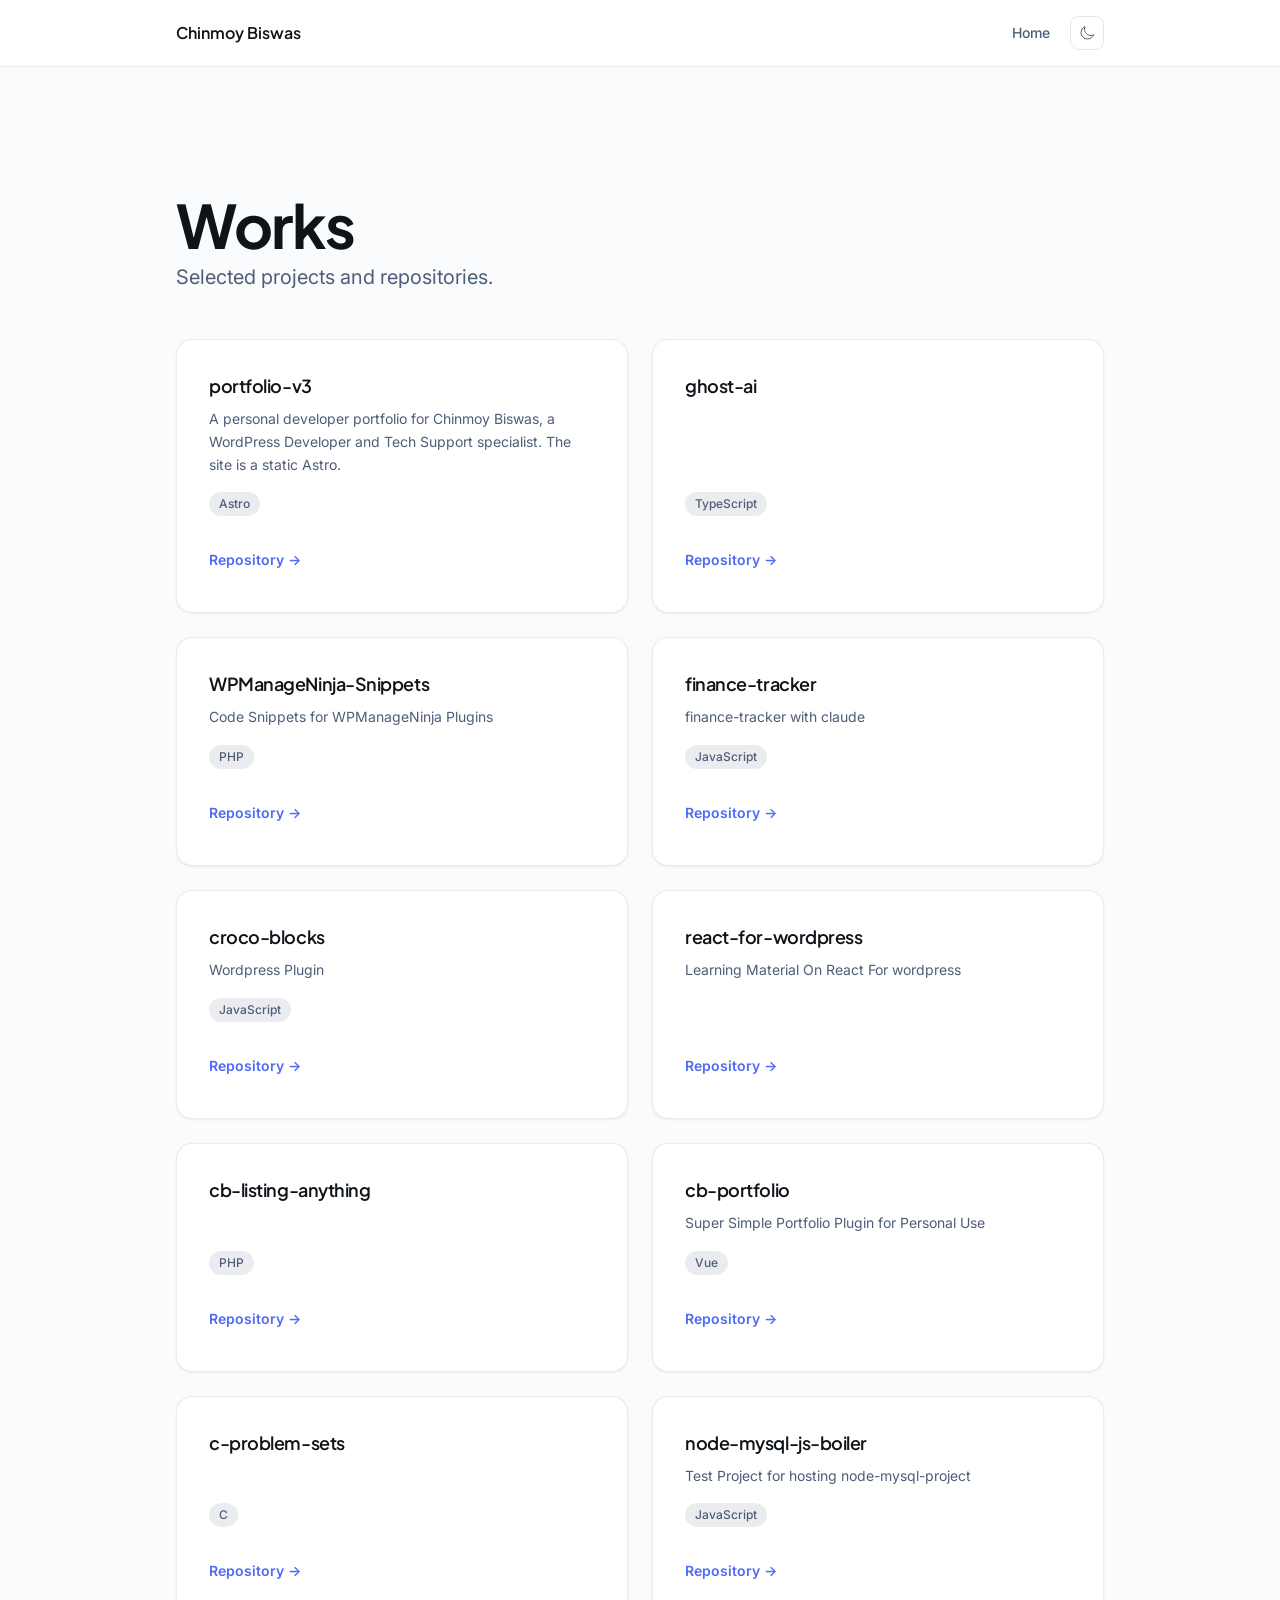
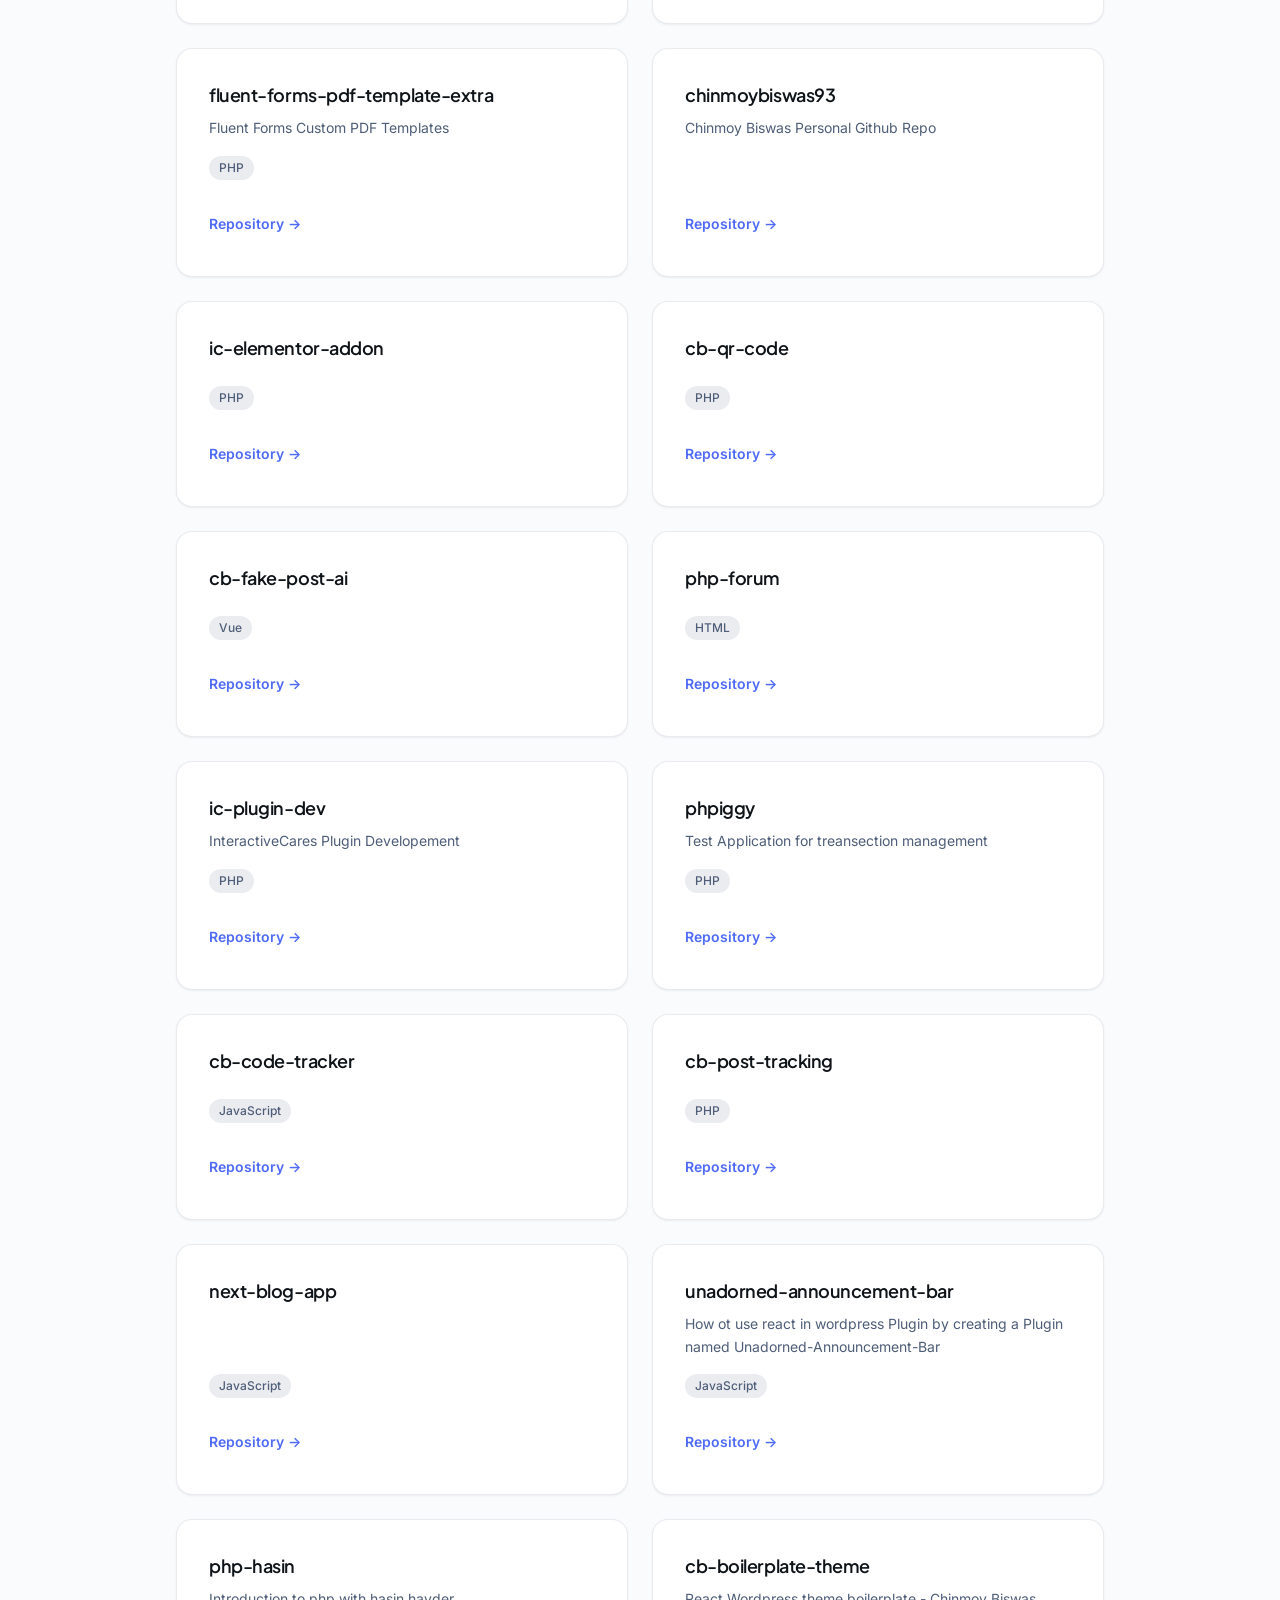
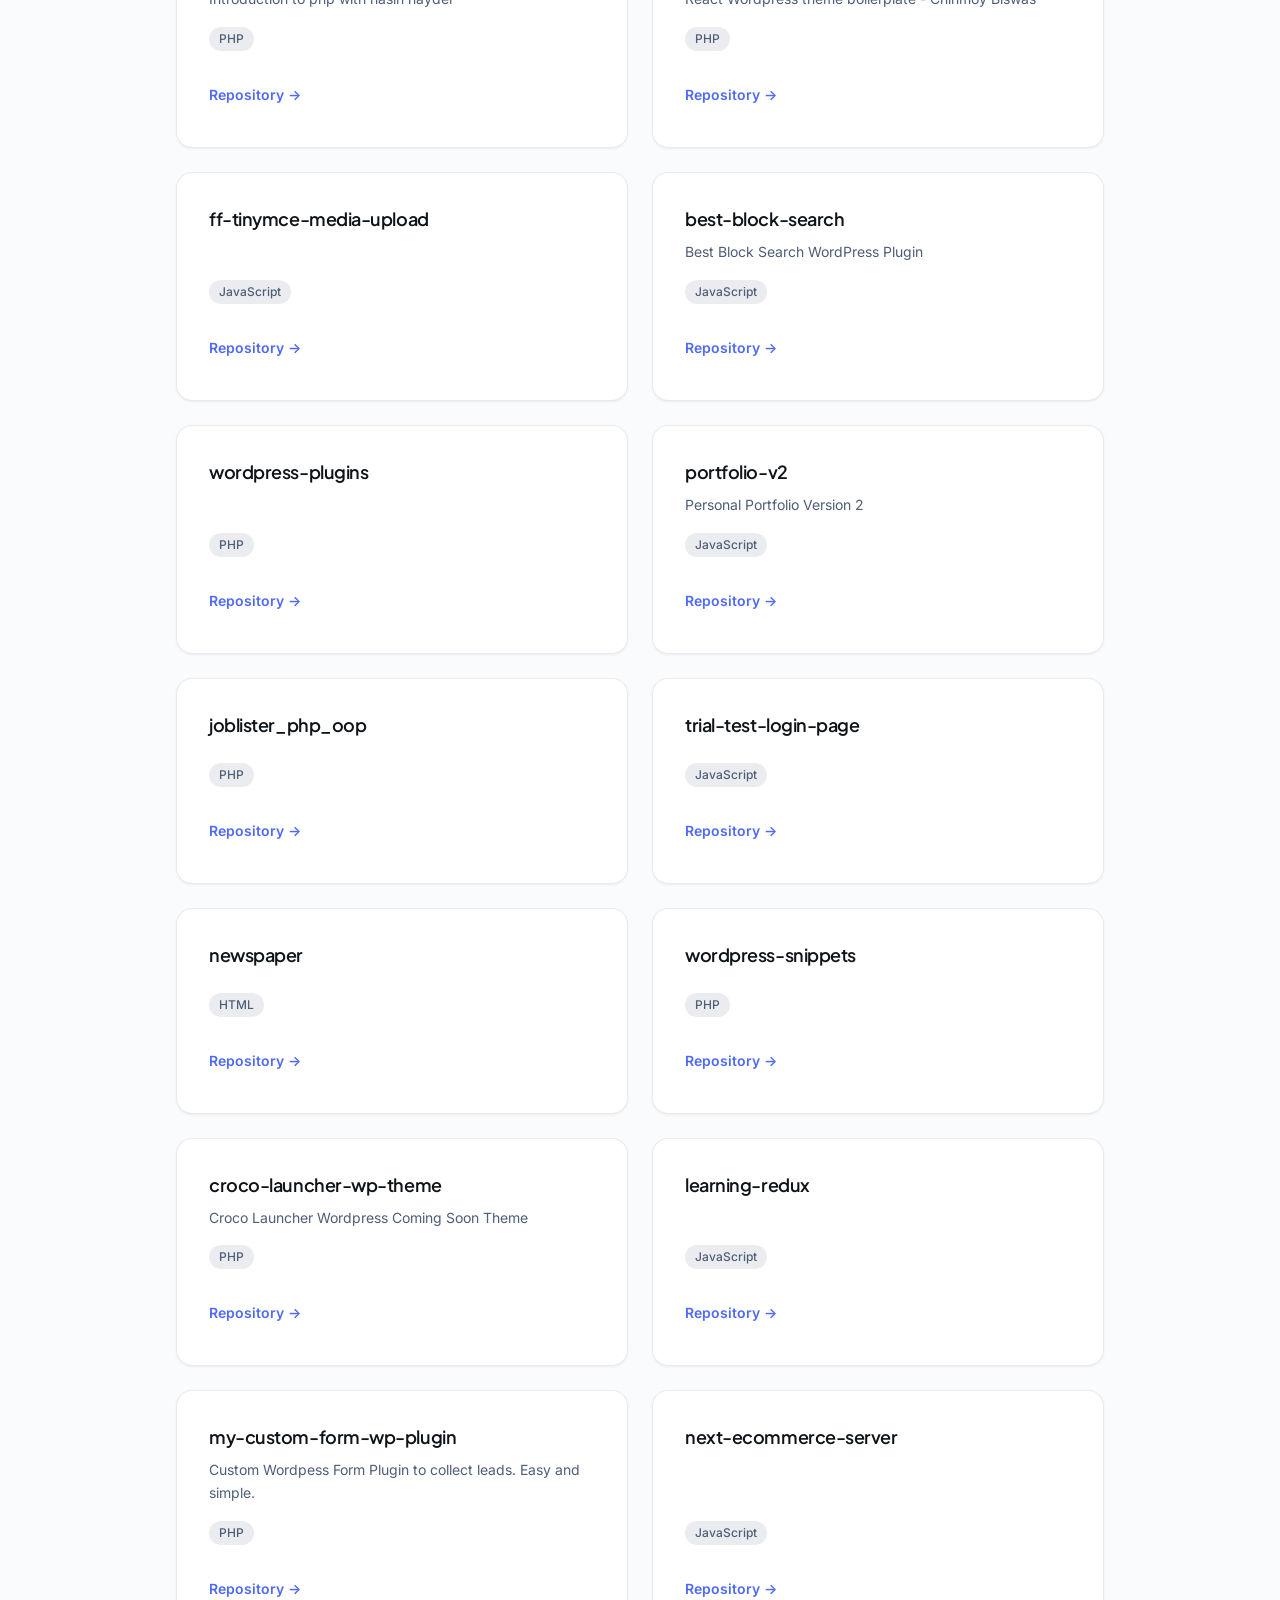
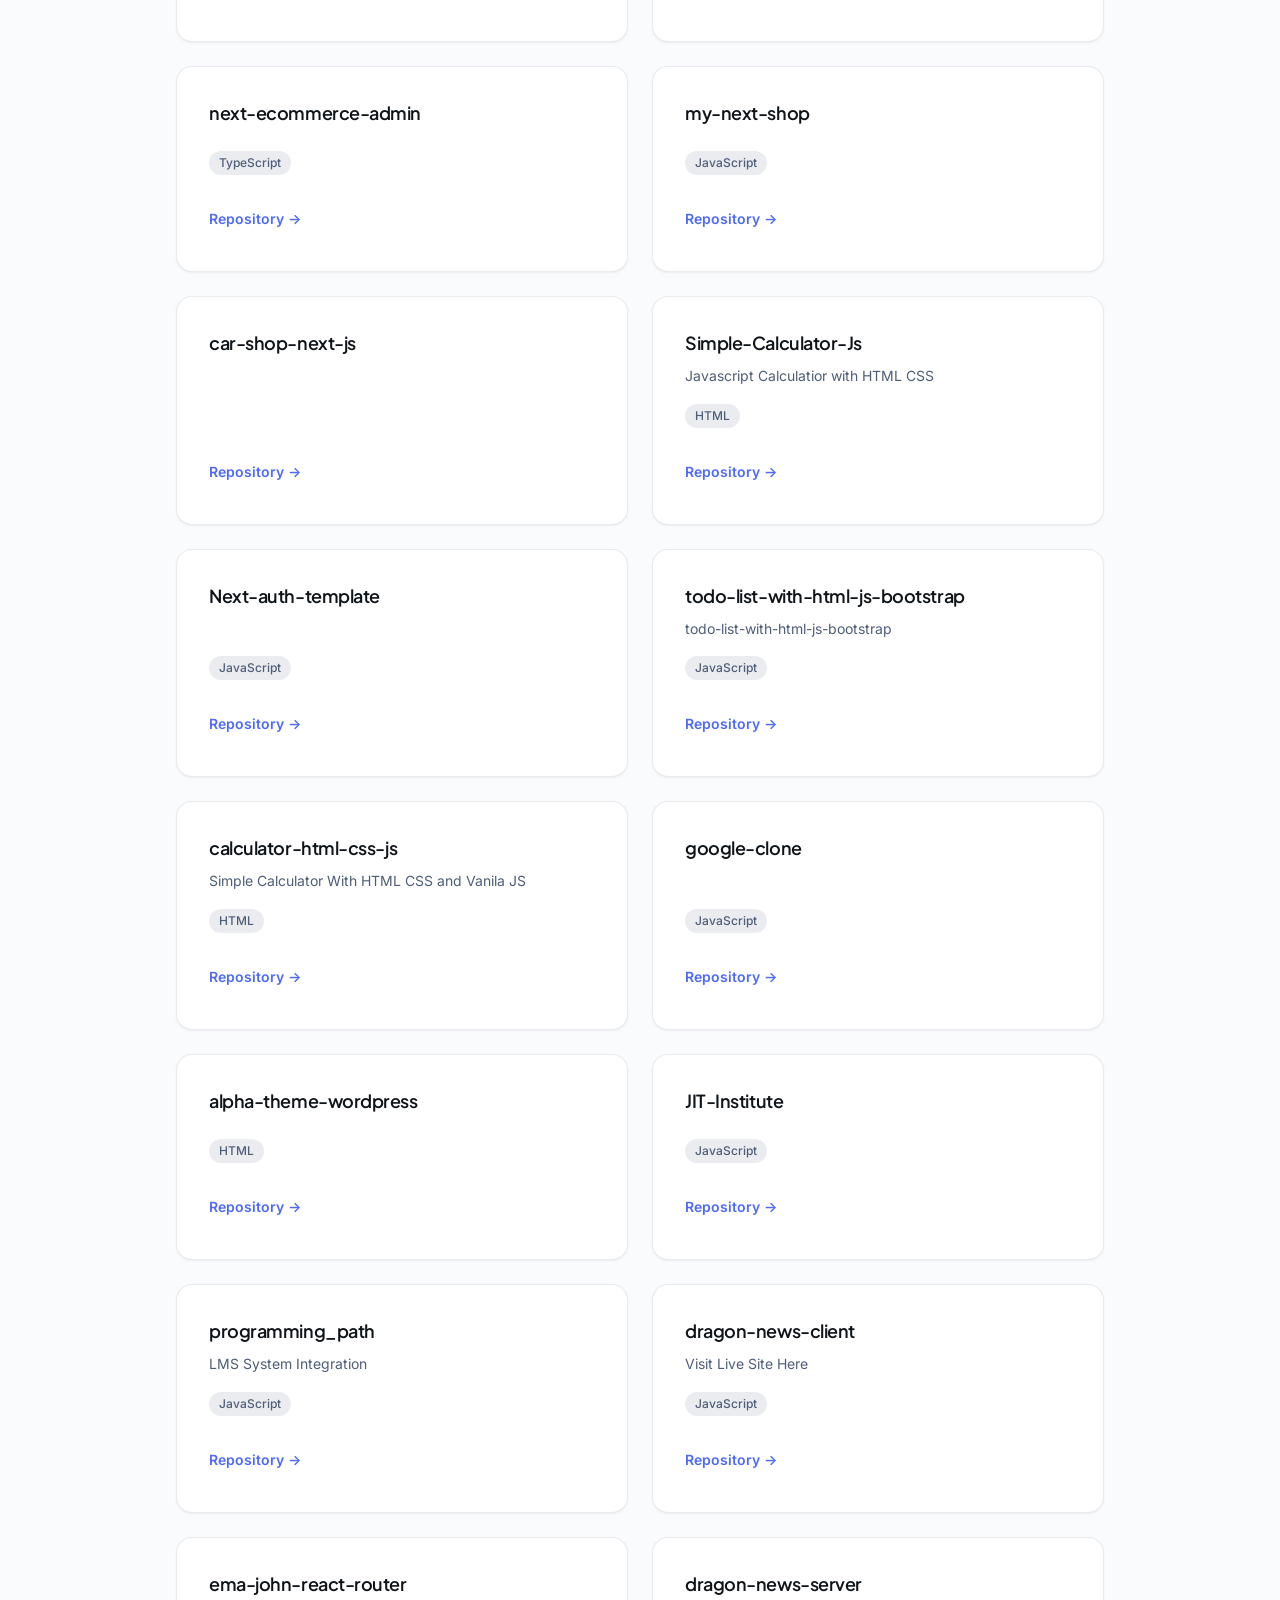
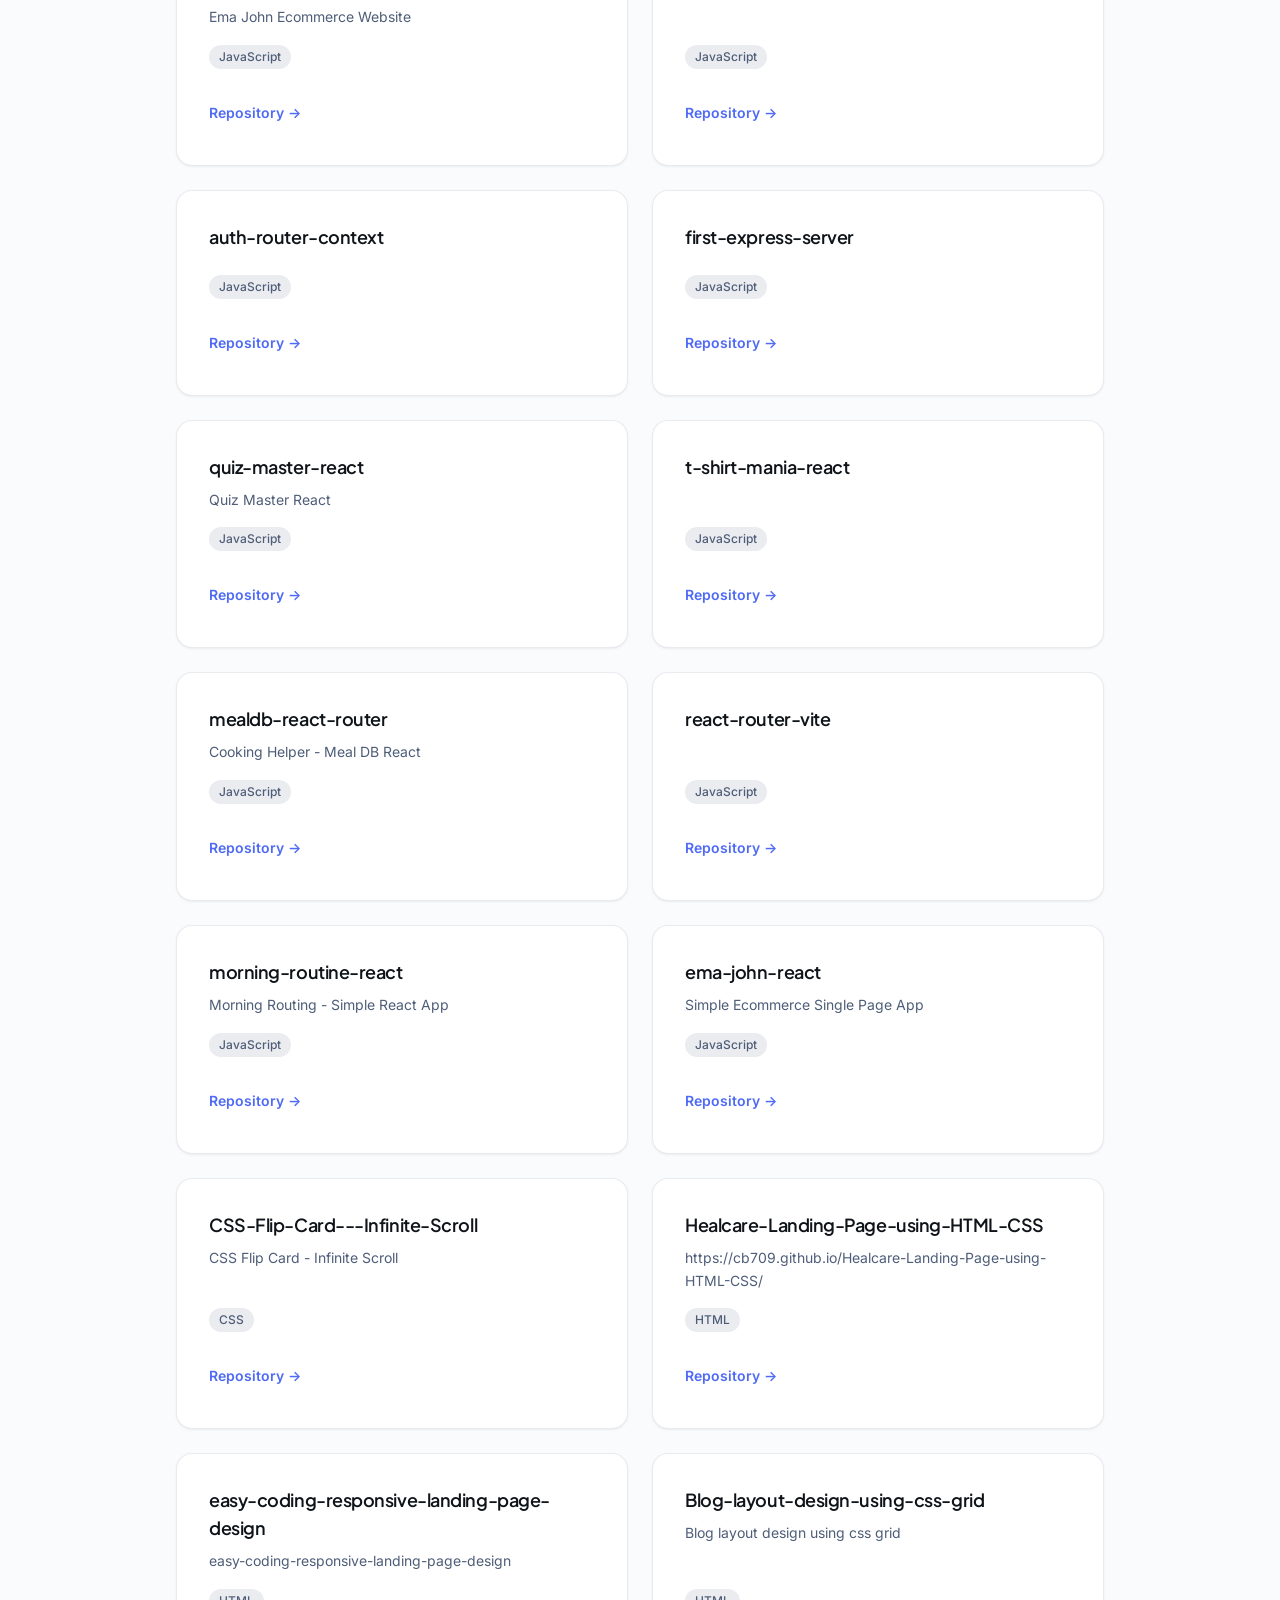
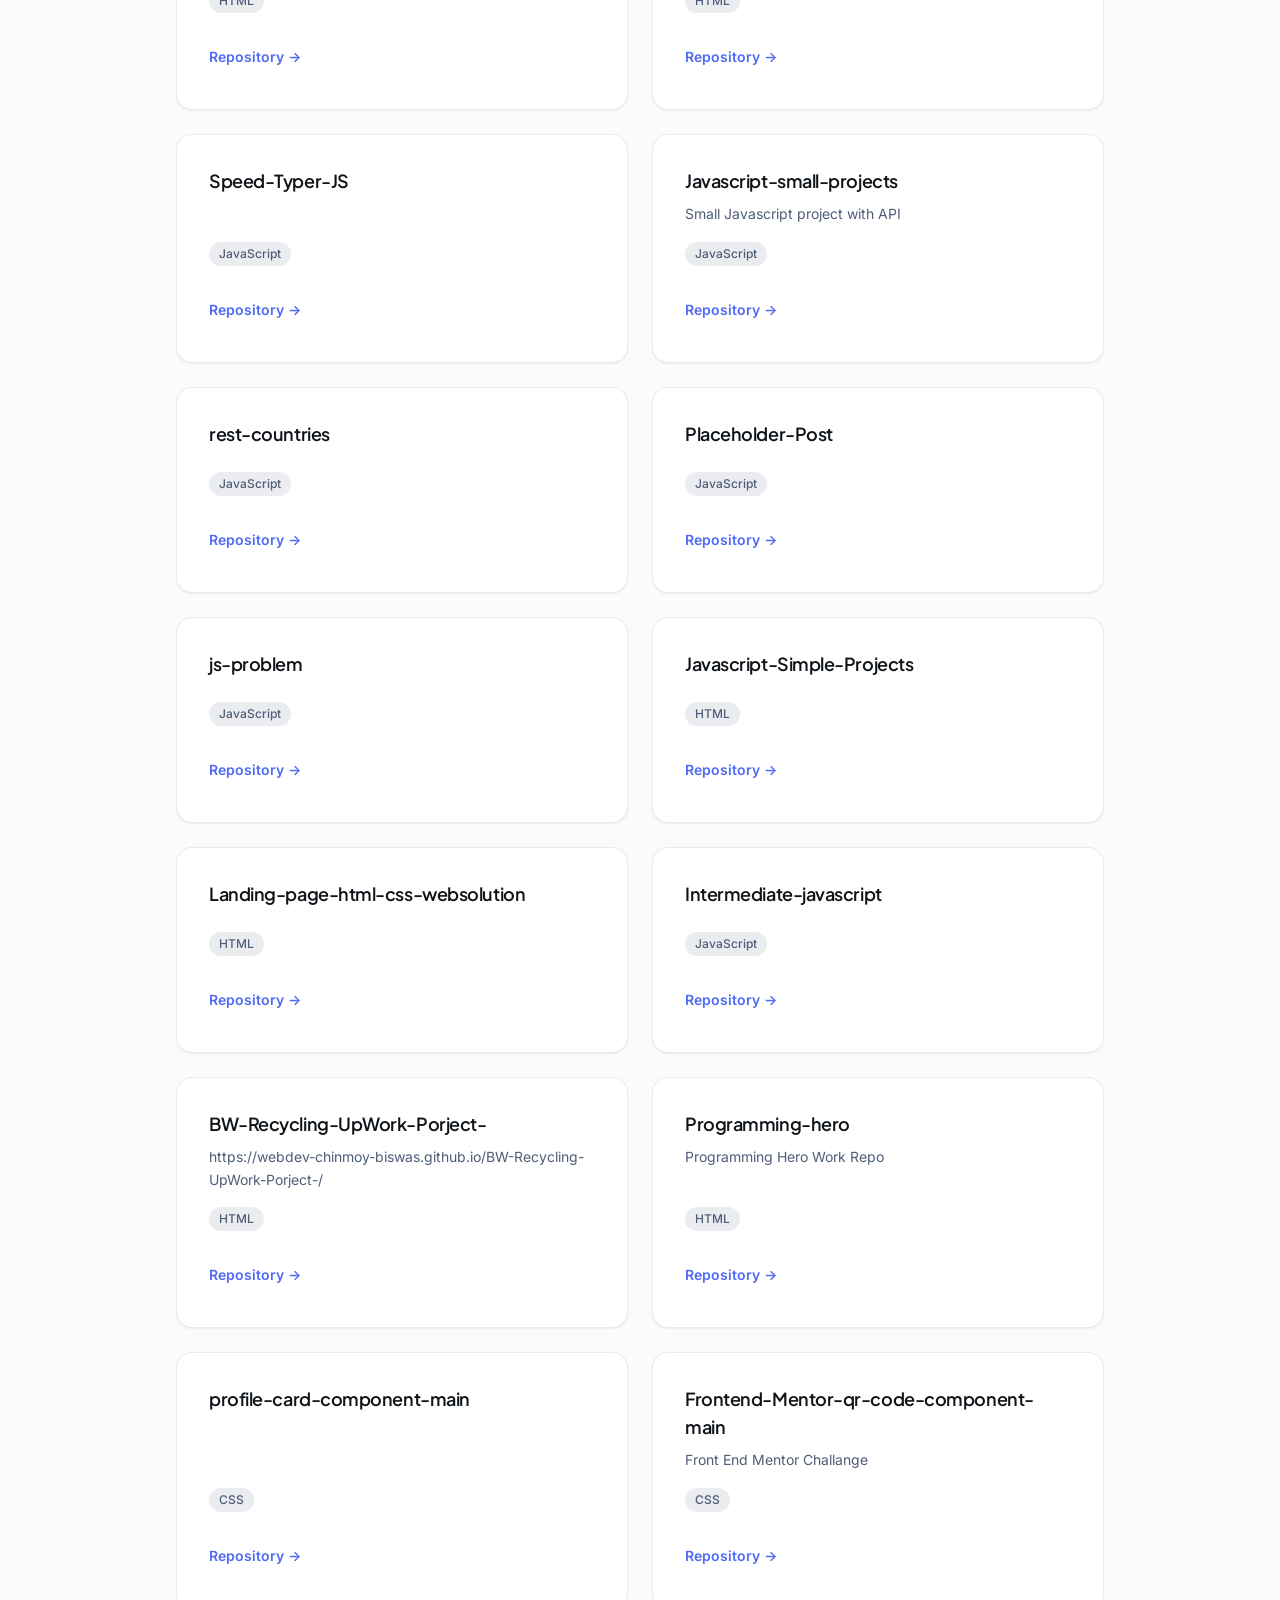
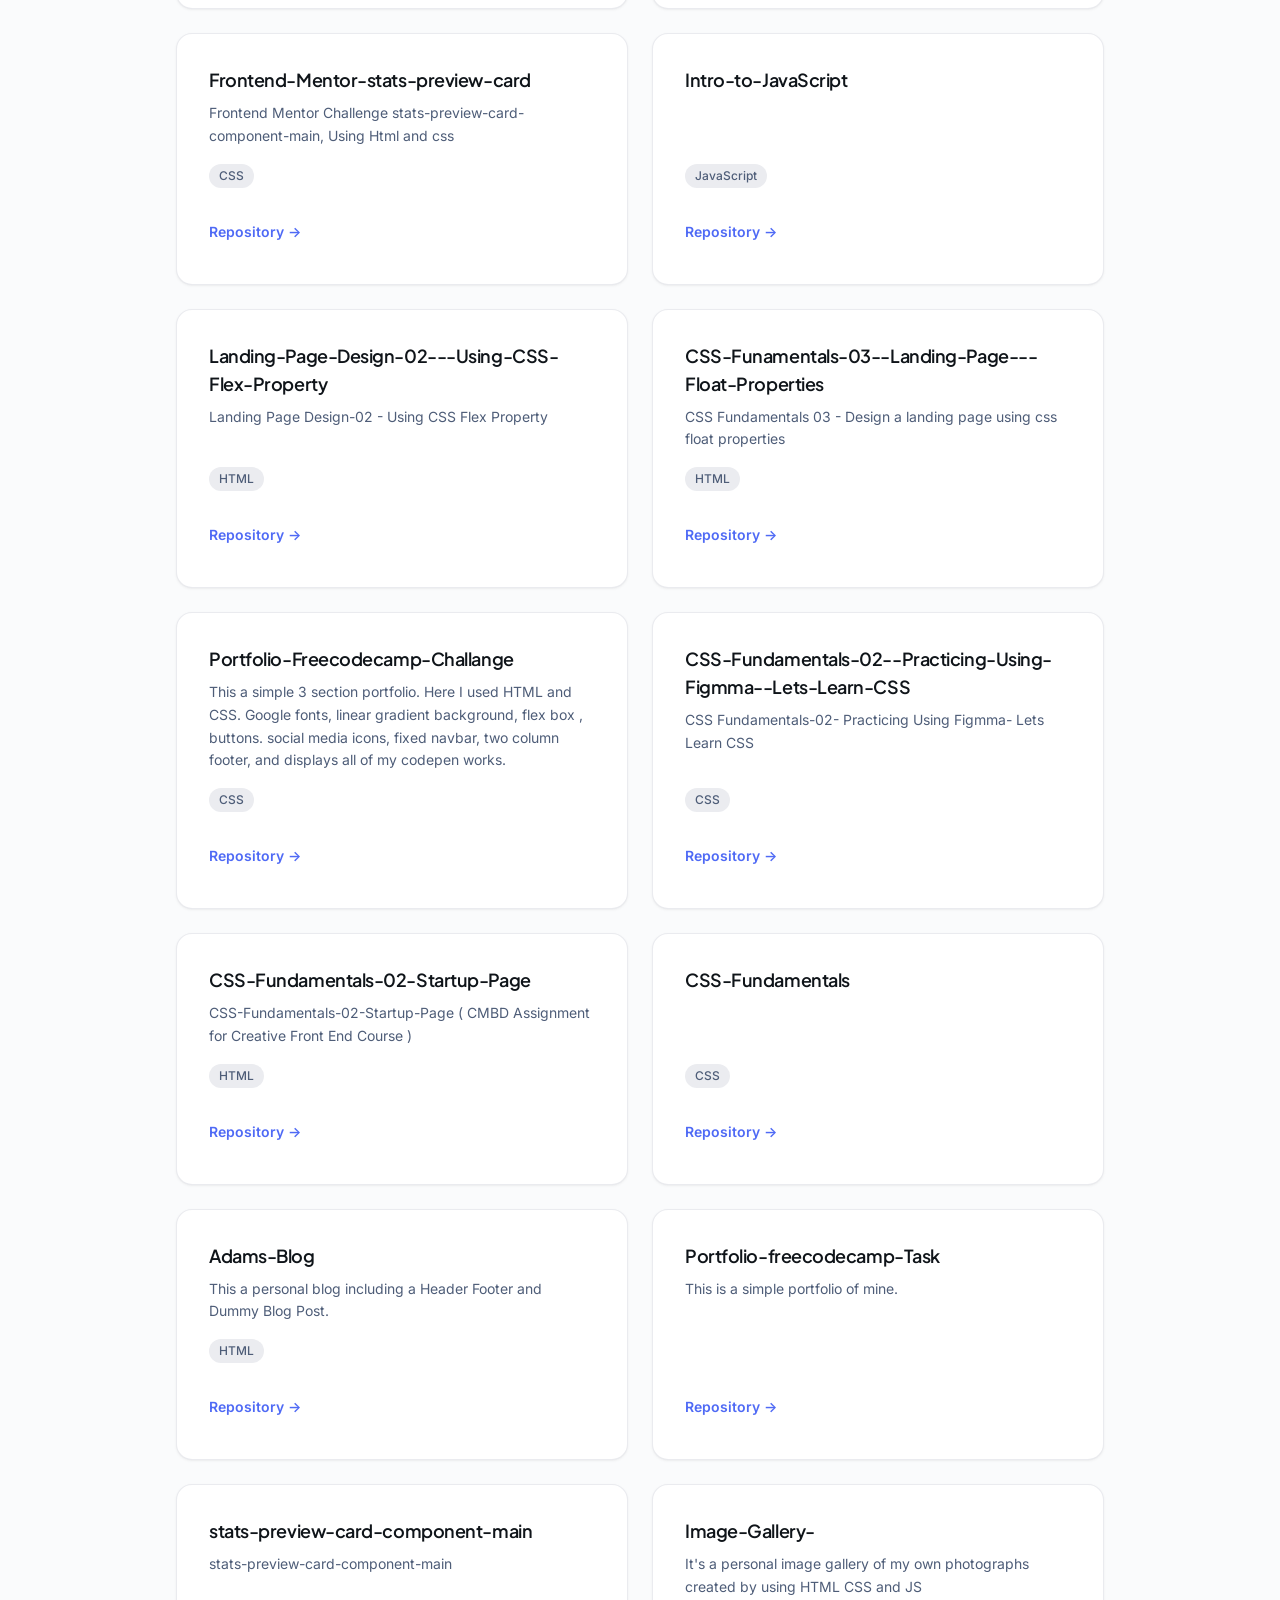
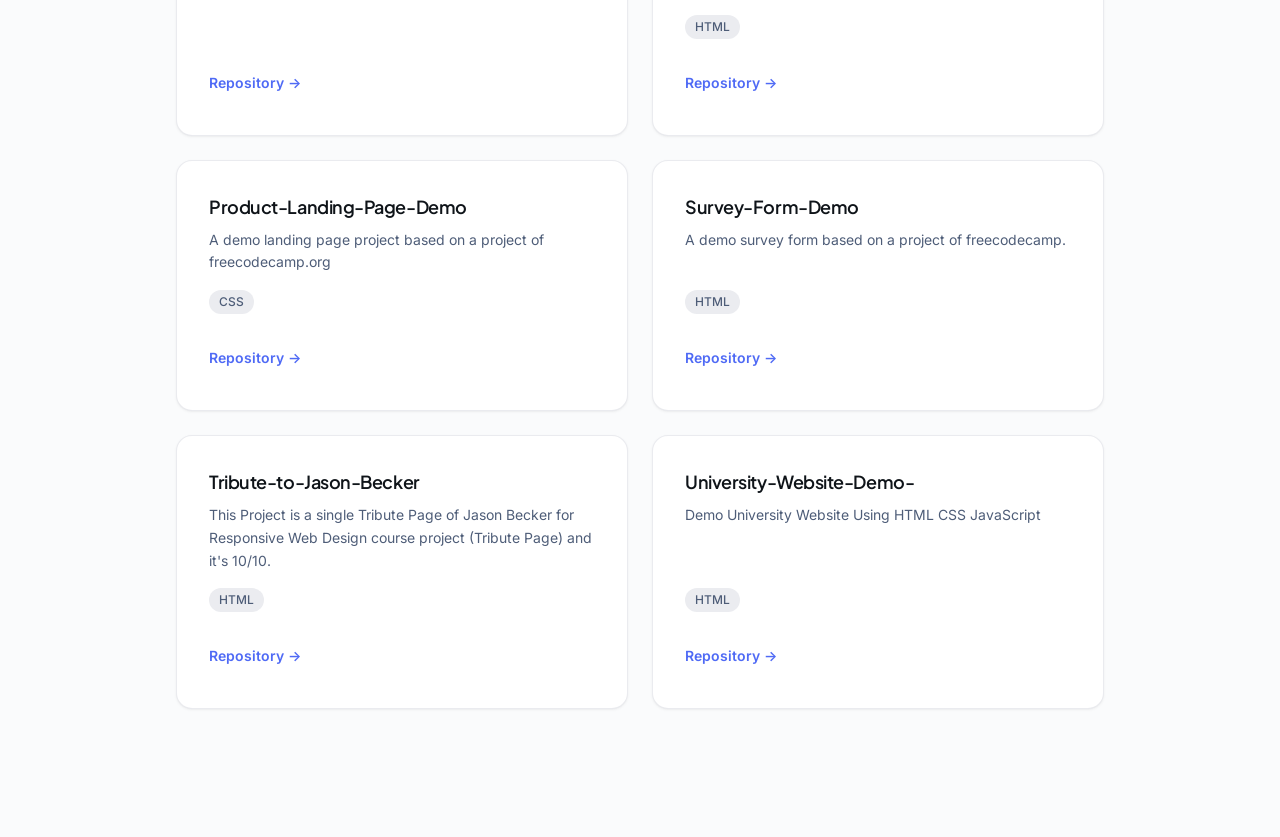
<file: works.html>
<!DOCTYPE html>
<html lang="en" class="h-full">
<head>
    <meta charset="utf-8">
    <meta name="viewport" content="width=device-width, initial-scale=1">
    <title>Works — Chinmoy Biswas  — Portfolio</title>
    <link rel="preconnect" href="https://fonts.googleapis.com">
    <link rel="preconnect" href="https://fonts.gstatic.com" crossorigin>
    <link href="https://fonts.googleapis.com/css2?family=Inter:wght@400;500;600;700&family=Plus+Jakarta+Sans:wght@600;700;800&display=swap" rel="stylesheet">
        <link rel="stylesheet" href="css/portfolio.css">
    <script src="js/site.js" defer></script>
</head>
<body class="min-h-full bg-background text-text-primary antialiased">
    <header class="sticky top-0 z-50 border-b border-border-light/80 bg-white/90 backdrop-blur dark:border-slate-800 dark:bg-slate-900/90">
        <div class="section-container flex items-center justify-between py-4">
            <a href="index.html" class="font-heading font-semibold text-text-primary dark:text-slate-100">Chinmoy Biswas </a>
            <nav class="flex flex-wrap items-center justify-end gap-3 sm:gap-5 text-sm font-medium">
                <a href="index.html" class="text-text-secondary transition-colors hover:text-primary dark:text-slate-400">Home</a>
                                <button type="button" data-theme-toggle class="rounded-lg border border-border-light p-2 text-text-secondary transition-colors hover:border-primary/40 hover:text-primary dark:border-slate-700 dark:text-slate-400" title="Toggle theme">
                    <svg class="w-4 h-4 hidden dark:block" fill="none" viewBox="0 0 24 24" stroke-width="1.5" stroke="currentColor"><path stroke-linecap="round" stroke-linejoin="round" d="M12 3v2.25m6.364.386l-1.591 1.591M21 12h-2.25m-.386 6.364l-1.591-1.591M12 18.75V21m-4.773-4.227l-1.591 1.591M5.25 12H3m4.227-4.773L5.636 5.636M15.75 12a3.75 3.75 0 11-7.5 0 3.75 3.75 0 017.5 0z" /></svg>
                    <svg class="w-4 h-4 block dark:hidden" fill="none" viewBox="0 0 24 24" stroke-width="1.5" stroke="currentColor"><path stroke-linecap="round" stroke-linejoin="round" d="M21.752 15.002A9.718 9.718 0 0118 15.75c-5.385 0-9.75-4.365-9.75-9.75 0-1.33.266-2.597.748-3.752A9.753 9.753 0 003 11.25C3 16.635 7.365 21 12.75 21a9.753 9.753 0 009.002-5.998z" /></svg>
                </button>
            </nav>
        </div>
    </header>

    <main class="section-padding">
        <div class="section-container">
            <h1 class="page-heading">Works</h1>
            <p class="page-subheading mt-2">Selected projects and repositories.</p>

            <div class="mt-12 grid gap-6 sm:grid-cols-2">
                                                                                                    <article class="card card-hover flex flex-col">
                            <h2 class="font-heading text-lg font-semibold text-text-primary dark:text-white">portfolio-v3</h2>
                            <p class="mt-2 flex-1 text-sm leading-relaxed text-text-secondary dark:text-slate-400">A personal developer portfolio for Chinmoy Biswas, a WordPress Developer and Tech Support specialist. The site is a static Astro.</p>
                                                            <div class="mt-4 flex flex-wrap gap-1.5">
                                                                            <span class="badge-neutral dark:bg-slate-800">Astro</span>
                                                                    </div>
                                                                                        <a href="https://github.com/chinmoybiswas93/portfolio-v3" class="btn-ghost mt-6 justify-start self-start px-0 text-sm font-semibold text-primary hover:bg-transparent dark:text-primary-light" target="_blank" rel="noopener">Repository →</a>
                                                    </article>
                                                                                                        <article class="card card-hover flex flex-col">
                            <h2 class="font-heading text-lg font-semibold text-text-primary dark:text-white">ghost-ai</h2>
                            <p class="mt-2 flex-1 text-sm leading-relaxed text-text-secondary dark:text-slate-400"></p>
                                                            <div class="mt-4 flex flex-wrap gap-1.5">
                                                                            <span class="badge-neutral dark:bg-slate-800">TypeScript</span>
                                                                    </div>
                                                                                        <a href="https://github.com/chinmoybiswas93/ghost-ai" class="btn-ghost mt-6 justify-start self-start px-0 text-sm font-semibold text-primary hover:bg-transparent dark:text-primary-light" target="_blank" rel="noopener">Repository →</a>
                                                    </article>
                                                                                                        <article class="card card-hover flex flex-col">
                            <h2 class="font-heading text-lg font-semibold text-text-primary dark:text-white">WPManageNinja-Snippets</h2>
                            <p class="mt-2 flex-1 text-sm leading-relaxed text-text-secondary dark:text-slate-400">Code Snippets for WPManageNinja Plugins</p>
                                                            <div class="mt-4 flex flex-wrap gap-1.5">
                                                                            <span class="badge-neutral dark:bg-slate-800">PHP</span>
                                                                    </div>
                                                                                        <a href="https://github.com/chinmoybiswas93/WPManageNinja-Snippets" class="btn-ghost mt-6 justify-start self-start px-0 text-sm font-semibold text-primary hover:bg-transparent dark:text-primary-light" target="_blank" rel="noopener">Repository →</a>
                                                    </article>
                                                                                                        <article class="card card-hover flex flex-col">
                            <h2 class="font-heading text-lg font-semibold text-text-primary dark:text-white">finance-tracker</h2>
                            <p class="mt-2 flex-1 text-sm leading-relaxed text-text-secondary dark:text-slate-400">finance-tracker with claude</p>
                                                            <div class="mt-4 flex flex-wrap gap-1.5">
                                                                            <span class="badge-neutral dark:bg-slate-800">JavaScript</span>
                                                                    </div>
                                                                                        <a href="https://github.com/chinmoybiswas93/finance-tracker" class="btn-ghost mt-6 justify-start self-start px-0 text-sm font-semibold text-primary hover:bg-transparent dark:text-primary-light" target="_blank" rel="noopener">Repository →</a>
                                                    </article>
                                                                                                        <article class="card card-hover flex flex-col">
                            <h2 class="font-heading text-lg font-semibold text-text-primary dark:text-white">croco-blocks</h2>
                            <p class="mt-2 flex-1 text-sm leading-relaxed text-text-secondary dark:text-slate-400">Wordpress Plugin</p>
                                                            <div class="mt-4 flex flex-wrap gap-1.5">
                                                                            <span class="badge-neutral dark:bg-slate-800">JavaScript</span>
                                                                    </div>
                                                                                        <a href="https://github.com/chinmoybiswas93/croco-blocks" class="btn-ghost mt-6 justify-start self-start px-0 text-sm font-semibold text-primary hover:bg-transparent dark:text-primary-light" target="_blank" rel="noopener">Repository →</a>
                                                    </article>
                                                                                                        <article class="card card-hover flex flex-col">
                            <h2 class="font-heading text-lg font-semibold text-text-primary dark:text-white">react-for-wordpress</h2>
                            <p class="mt-2 flex-1 text-sm leading-relaxed text-text-secondary dark:text-slate-400">Learning Material On React For wordpress</p>
                                                                                        <a href="https://github.com/chinmoybiswas93/react-for-wordpress" class="btn-ghost mt-6 justify-start self-start px-0 text-sm font-semibold text-primary hover:bg-transparent dark:text-primary-light" target="_blank" rel="noopener">Repository →</a>
                                                    </article>
                                                                                                        <article class="card card-hover flex flex-col">
                            <h2 class="font-heading text-lg font-semibold text-text-primary dark:text-white">cb-listing-anything</h2>
                            <p class="mt-2 flex-1 text-sm leading-relaxed text-text-secondary dark:text-slate-400"></p>
                                                            <div class="mt-4 flex flex-wrap gap-1.5">
                                                                            <span class="badge-neutral dark:bg-slate-800">PHP</span>
                                                                    </div>
                                                                                        <a href="https://github.com/chinmoybiswas93/cb-listing-anything" class="btn-ghost mt-6 justify-start self-start px-0 text-sm font-semibold text-primary hover:bg-transparent dark:text-primary-light" target="_blank" rel="noopener">Repository →</a>
                                                    </article>
                                                                                                        <article class="card card-hover flex flex-col">
                            <h2 class="font-heading text-lg font-semibold text-text-primary dark:text-white">cb-portfolio</h2>
                            <p class="mt-2 flex-1 text-sm leading-relaxed text-text-secondary dark:text-slate-400">Super Simple Portfolio Plugin for Personal Use</p>
                                                            <div class="mt-4 flex flex-wrap gap-1.5">
                                                                            <span class="badge-neutral dark:bg-slate-800">Vue</span>
                                                                    </div>
                                                                                        <a href="https://github.com/chinmoybiswas93/cb-portfolio" class="btn-ghost mt-6 justify-start self-start px-0 text-sm font-semibold text-primary hover:bg-transparent dark:text-primary-light" target="_blank" rel="noopener">Repository →</a>
                                                    </article>
                                                                                                        <article class="card card-hover flex flex-col">
                            <h2 class="font-heading text-lg font-semibold text-text-primary dark:text-white">c-problem-sets</h2>
                            <p class="mt-2 flex-1 text-sm leading-relaxed text-text-secondary dark:text-slate-400"></p>
                                                            <div class="mt-4 flex flex-wrap gap-1.5">
                                                                            <span class="badge-neutral dark:bg-slate-800">C</span>
                                                                    </div>
                                                                                        <a href="https://github.com/chinmoybiswas93/c-problem-sets" class="btn-ghost mt-6 justify-start self-start px-0 text-sm font-semibold text-primary hover:bg-transparent dark:text-primary-light" target="_blank" rel="noopener">Repository →</a>
                                                    </article>
                                                                                                        <article class="card card-hover flex flex-col">
                            <h2 class="font-heading text-lg font-semibold text-text-primary dark:text-white">node-mysql-js-boiler</h2>
                            <p class="mt-2 flex-1 text-sm leading-relaxed text-text-secondary dark:text-slate-400">Test Project for hosting node-mysql-project</p>
                                                            <div class="mt-4 flex flex-wrap gap-1.5">
                                                                            <span class="badge-neutral dark:bg-slate-800">JavaScript</span>
                                                                    </div>
                                                                                        <a href="https://github.com/chinmoybiswas93/node-mysql-js-boiler" class="btn-ghost mt-6 justify-start self-start px-0 text-sm font-semibold text-primary hover:bg-transparent dark:text-primary-light" target="_blank" rel="noopener">Repository →</a>
                                                    </article>
                                                                                                        <article class="card card-hover flex flex-col">
                            <h2 class="font-heading text-lg font-semibold text-text-primary dark:text-white">fluent-forms-pdf-template-extra</h2>
                            <p class="mt-2 flex-1 text-sm leading-relaxed text-text-secondary dark:text-slate-400">Fluent Forms Custom PDF Templates</p>
                                                            <div class="mt-4 flex flex-wrap gap-1.5">
                                                                            <span class="badge-neutral dark:bg-slate-800">PHP</span>
                                                                    </div>
                                                                                        <a href="https://github.com/chinmoybiswas93/fluent-forms-pdf-template-extra" class="btn-ghost mt-6 justify-start self-start px-0 text-sm font-semibold text-primary hover:bg-transparent dark:text-primary-light" target="_blank" rel="noopener">Repository →</a>
                                                    </article>
                                                                                                        <article class="card card-hover flex flex-col">
                            <h2 class="font-heading text-lg font-semibold text-text-primary dark:text-white">chinmoybiswas93</h2>
                            <p class="mt-2 flex-1 text-sm leading-relaxed text-text-secondary dark:text-slate-400">Chinmoy Biswas Personal Github Repo</p>
                                                                                        <a href="https://github.com/chinmoybiswas93/chinmoybiswas93" class="btn-ghost mt-6 justify-start self-start px-0 text-sm font-semibold text-primary hover:bg-transparent dark:text-primary-light" target="_blank" rel="noopener">Repository →</a>
                                                    </article>
                                                                                                        <article class="card card-hover flex flex-col">
                            <h2 class="font-heading text-lg font-semibold text-text-primary dark:text-white">ic-elementor-addon</h2>
                            <p class="mt-2 flex-1 text-sm leading-relaxed text-text-secondary dark:text-slate-400"></p>
                                                            <div class="mt-4 flex flex-wrap gap-1.5">
                                                                            <span class="badge-neutral dark:bg-slate-800">PHP</span>
                                                                    </div>
                                                                                        <a href="https://github.com/chinmoybiswas93/ic-elementor-addon" class="btn-ghost mt-6 justify-start self-start px-0 text-sm font-semibold text-primary hover:bg-transparent dark:text-primary-light" target="_blank" rel="noopener">Repository →</a>
                                                    </article>
                                                                                                        <article class="card card-hover flex flex-col">
                            <h2 class="font-heading text-lg font-semibold text-text-primary dark:text-white">cb-qr-code</h2>
                            <p class="mt-2 flex-1 text-sm leading-relaxed text-text-secondary dark:text-slate-400"></p>
                                                            <div class="mt-4 flex flex-wrap gap-1.5">
                                                                            <span class="badge-neutral dark:bg-slate-800">PHP</span>
                                                                    </div>
                                                                                        <a href="https://github.com/chinmoybiswas93/cb-qr-code" class="btn-ghost mt-6 justify-start self-start px-0 text-sm font-semibold text-primary hover:bg-transparent dark:text-primary-light" target="_blank" rel="noopener">Repository →</a>
                                                    </article>
                                                                                                        <article class="card card-hover flex flex-col">
                            <h2 class="font-heading text-lg font-semibold text-text-primary dark:text-white">cb-fake-post-ai</h2>
                            <p class="mt-2 flex-1 text-sm leading-relaxed text-text-secondary dark:text-slate-400"></p>
                                                            <div class="mt-4 flex flex-wrap gap-1.5">
                                                                            <span class="badge-neutral dark:bg-slate-800">Vue</span>
                                                                    </div>
                                                                                        <a href="https://github.com/chinmoybiswas93/cb-fake-post-ai" class="btn-ghost mt-6 justify-start self-start px-0 text-sm font-semibold text-primary hover:bg-transparent dark:text-primary-light" target="_blank" rel="noopener">Repository →</a>
                                                    </article>
                                                                                                        <article class="card card-hover flex flex-col">
                            <h2 class="font-heading text-lg font-semibold text-text-primary dark:text-white">php-forum</h2>
                            <p class="mt-2 flex-1 text-sm leading-relaxed text-text-secondary dark:text-slate-400"></p>
                                                            <div class="mt-4 flex flex-wrap gap-1.5">
                                                                            <span class="badge-neutral dark:bg-slate-800">HTML</span>
                                                                    </div>
                                                                                        <a href="https://github.com/chinmoybiswas93/php-forum" class="btn-ghost mt-6 justify-start self-start px-0 text-sm font-semibold text-primary hover:bg-transparent dark:text-primary-light" target="_blank" rel="noopener">Repository →</a>
                                                    </article>
                                                                                                        <article class="card card-hover flex flex-col">
                            <h2 class="font-heading text-lg font-semibold text-text-primary dark:text-white">ic-plugin-dev</h2>
                            <p class="mt-2 flex-1 text-sm leading-relaxed text-text-secondary dark:text-slate-400">InteractiveCares Plugin Developement </p>
                                                            <div class="mt-4 flex flex-wrap gap-1.5">
                                                                            <span class="badge-neutral dark:bg-slate-800">PHP</span>
                                                                    </div>
                                                                                        <a href="https://github.com/chinmoybiswas93/ic-plugin-dev" class="btn-ghost mt-6 justify-start self-start px-0 text-sm font-semibold text-primary hover:bg-transparent dark:text-primary-light" target="_blank" rel="noopener">Repository →</a>
                                                    </article>
                                                                                                        <article class="card card-hover flex flex-col">
                            <h2 class="font-heading text-lg font-semibold text-text-primary dark:text-white">phpiggy</h2>
                            <p class="mt-2 flex-1 text-sm leading-relaxed text-text-secondary dark:text-slate-400">Test Application for treansection management</p>
                                                            <div class="mt-4 flex flex-wrap gap-1.5">
                                                                            <span class="badge-neutral dark:bg-slate-800">PHP</span>
                                                                    </div>
                                                                                        <a href="https://github.com/chinmoybiswas93/phpiggy" class="btn-ghost mt-6 justify-start self-start px-0 text-sm font-semibold text-primary hover:bg-transparent dark:text-primary-light" target="_blank" rel="noopener">Repository →</a>
                                                    </article>
                                                                                                        <article class="card card-hover flex flex-col">
                            <h2 class="font-heading text-lg font-semibold text-text-primary dark:text-white">cb-code-tracker</h2>
                            <p class="mt-2 flex-1 text-sm leading-relaxed text-text-secondary dark:text-slate-400"></p>
                                                            <div class="mt-4 flex flex-wrap gap-1.5">
                                                                            <span class="badge-neutral dark:bg-slate-800">JavaScript</span>
                                                                    </div>
                                                                                        <a href="https://github.com/chinmoybiswas93/cb-code-tracker" class="btn-ghost mt-6 justify-start self-start px-0 text-sm font-semibold text-primary hover:bg-transparent dark:text-primary-light" target="_blank" rel="noopener">Repository →</a>
                                                    </article>
                                                                                                        <article class="card card-hover flex flex-col">
                            <h2 class="font-heading text-lg font-semibold text-text-primary dark:text-white">cb-post-tracking</h2>
                            <p class="mt-2 flex-1 text-sm leading-relaxed text-text-secondary dark:text-slate-400"></p>
                                                            <div class="mt-4 flex flex-wrap gap-1.5">
                                                                            <span class="badge-neutral dark:bg-slate-800">PHP</span>
                                                                    </div>
                                                                                        <a href="https://github.com/chinmoybiswas93/cb-post-tracking" class="btn-ghost mt-6 justify-start self-start px-0 text-sm font-semibold text-primary hover:bg-transparent dark:text-primary-light" target="_blank" rel="noopener">Repository →</a>
                                                    </article>
                                                                                                        <article class="card card-hover flex flex-col">
                            <h2 class="font-heading text-lg font-semibold text-text-primary dark:text-white">next-blog-app</h2>
                            <p class="mt-2 flex-1 text-sm leading-relaxed text-text-secondary dark:text-slate-400"></p>
                                                            <div class="mt-4 flex flex-wrap gap-1.5">
                                                                            <span class="badge-neutral dark:bg-slate-800">JavaScript</span>
                                                                    </div>
                                                                                        <a href="https://github.com/chinmoybiswas93/next-blog-app" class="btn-ghost mt-6 justify-start self-start px-0 text-sm font-semibold text-primary hover:bg-transparent dark:text-primary-light" target="_blank" rel="noopener">Repository →</a>
                                                    </article>
                                                                                                        <article class="card card-hover flex flex-col">
                            <h2 class="font-heading text-lg font-semibold text-text-primary dark:text-white">unadorned-announcement-bar</h2>
                            <p class="mt-2 flex-1 text-sm leading-relaxed text-text-secondary dark:text-slate-400">How ot use react in wordpress Plugin by creating a Plugin named Unadorned-Announcement-Bar</p>
                                                            <div class="mt-4 flex flex-wrap gap-1.5">
                                                                            <span class="badge-neutral dark:bg-slate-800">JavaScript</span>
                                                                    </div>
                                                                                        <a href="https://github.com/chinmoybiswas93/unadorned-announcement-bar" class="btn-ghost mt-6 justify-start self-start px-0 text-sm font-semibold text-primary hover:bg-transparent dark:text-primary-light" target="_blank" rel="noopener">Repository →</a>
                                                    </article>
                                                                                                        <article class="card card-hover flex flex-col">
                            <h2 class="font-heading text-lg font-semibold text-text-primary dark:text-white">php-hasin</h2>
                            <p class="mt-2 flex-1 text-sm leading-relaxed text-text-secondary dark:text-slate-400">Introduction to php with hasin hayder</p>
                                                            <div class="mt-4 flex flex-wrap gap-1.5">
                                                                            <span class="badge-neutral dark:bg-slate-800">PHP</span>
                                                                    </div>
                                                                                        <a href="https://github.com/chinmoybiswas93/php-hasin" class="btn-ghost mt-6 justify-start self-start px-0 text-sm font-semibold text-primary hover:bg-transparent dark:text-primary-light" target="_blank" rel="noopener">Repository →</a>
                                                    </article>
                                                                                                        <article class="card card-hover flex flex-col">
                            <h2 class="font-heading text-lg font-semibold text-text-primary dark:text-white">cb-boilerplate-theme</h2>
                            <p class="mt-2 flex-1 text-sm leading-relaxed text-text-secondary dark:text-slate-400">React Wordpress theme boilerplate - Chinmoy Biswas</p>
                                                            <div class="mt-4 flex flex-wrap gap-1.5">
                                                                            <span class="badge-neutral dark:bg-slate-800">PHP</span>
                                                                    </div>
                                                                                        <a href="https://github.com/chinmoybiswas93/cb-boilerplate-theme" class="btn-ghost mt-6 justify-start self-start px-0 text-sm font-semibold text-primary hover:bg-transparent dark:text-primary-light" target="_blank" rel="noopener">Repository →</a>
                                                    </article>
                                                                                                        <article class="card card-hover flex flex-col">
                            <h2 class="font-heading text-lg font-semibold text-text-primary dark:text-white">ff-tinymce-media-upload</h2>
                            <p class="mt-2 flex-1 text-sm leading-relaxed text-text-secondary dark:text-slate-400"></p>
                                                            <div class="mt-4 flex flex-wrap gap-1.5">
                                                                            <span class="badge-neutral dark:bg-slate-800">JavaScript</span>
                                                                    </div>
                                                                                        <a href="https://github.com/chinmoybiswas93/ff-tinymce-media-upload" class="btn-ghost mt-6 justify-start self-start px-0 text-sm font-semibold text-primary hover:bg-transparent dark:text-primary-light" target="_blank" rel="noopener">Repository →</a>
                                                    </article>
                                                                                                        <article class="card card-hover flex flex-col">
                            <h2 class="font-heading text-lg font-semibold text-text-primary dark:text-white">best-block-search</h2>
                            <p class="mt-2 flex-1 text-sm leading-relaxed text-text-secondary dark:text-slate-400">Best Block Search WordPress Plugin</p>
                                                            <div class="mt-4 flex flex-wrap gap-1.5">
                                                                            <span class="badge-neutral dark:bg-slate-800">JavaScript</span>
                                                                    </div>
                                                                                        <a href="https://github.com/chinmoybiswas93/best-block-search" class="btn-ghost mt-6 justify-start self-start px-0 text-sm font-semibold text-primary hover:bg-transparent dark:text-primary-light" target="_blank" rel="noopener">Repository →</a>
                                                    </article>
                                                                                                        <article class="card card-hover flex flex-col">
                            <h2 class="font-heading text-lg font-semibold text-text-primary dark:text-white">wordpress-plugins</h2>
                            <p class="mt-2 flex-1 text-sm leading-relaxed text-text-secondary dark:text-slate-400"></p>
                                                            <div class="mt-4 flex flex-wrap gap-1.5">
                                                                            <span class="badge-neutral dark:bg-slate-800">PHP</span>
                                                                    </div>
                                                                                        <a href="https://github.com/chinmoybiswas93/wordpress-plugins" class="btn-ghost mt-6 justify-start self-start px-0 text-sm font-semibold text-primary hover:bg-transparent dark:text-primary-light" target="_blank" rel="noopener">Repository →</a>
                                                    </article>
                                                                                                        <article class="card card-hover flex flex-col">
                            <h2 class="font-heading text-lg font-semibold text-text-primary dark:text-white">portfolio-v2</h2>
                            <p class="mt-2 flex-1 text-sm leading-relaxed text-text-secondary dark:text-slate-400">Personal Portfolio Version 2</p>
                                                            <div class="mt-4 flex flex-wrap gap-1.5">
                                                                            <span class="badge-neutral dark:bg-slate-800">JavaScript</span>
                                                                    </div>
                                                                                        <a href="https://github.com/chinmoybiswas93/portfolio-v2" class="btn-ghost mt-6 justify-start self-start px-0 text-sm font-semibold text-primary hover:bg-transparent dark:text-primary-light" target="_blank" rel="noopener">Repository →</a>
                                                    </article>
                                                                                                        <article class="card card-hover flex flex-col">
                            <h2 class="font-heading text-lg font-semibold text-text-primary dark:text-white">joblister_php_oop</h2>
                            <p class="mt-2 flex-1 text-sm leading-relaxed text-text-secondary dark:text-slate-400"></p>
                                                            <div class="mt-4 flex flex-wrap gap-1.5">
                                                                            <span class="badge-neutral dark:bg-slate-800">PHP</span>
                                                                    </div>
                                                                                        <a href="https://github.com/chinmoybiswas93/joblister_php_oop" class="btn-ghost mt-6 justify-start self-start px-0 text-sm font-semibold text-primary hover:bg-transparent dark:text-primary-light" target="_blank" rel="noopener">Repository →</a>
                                                    </article>
                                                                                                        <article class="card card-hover flex flex-col">
                            <h2 class="font-heading text-lg font-semibold text-text-primary dark:text-white">trial-test-login-page</h2>
                            <p class="mt-2 flex-1 text-sm leading-relaxed text-text-secondary dark:text-slate-400"></p>
                                                            <div class="mt-4 flex flex-wrap gap-1.5">
                                                                            <span class="badge-neutral dark:bg-slate-800">JavaScript</span>
                                                                    </div>
                                                                                        <a href="https://github.com/chinmoybiswas93/trial-test-login-page" class="btn-ghost mt-6 justify-start self-start px-0 text-sm font-semibold text-primary hover:bg-transparent dark:text-primary-light" target="_blank" rel="noopener">Repository →</a>
                                                    </article>
                                                                                                        <article class="card card-hover flex flex-col">
                            <h2 class="font-heading text-lg font-semibold text-text-primary dark:text-white">newspaper</h2>
                            <p class="mt-2 flex-1 text-sm leading-relaxed text-text-secondary dark:text-slate-400"></p>
                                                            <div class="mt-4 flex flex-wrap gap-1.5">
                                                                            <span class="badge-neutral dark:bg-slate-800">HTML</span>
                                                                    </div>
                                                                                        <a href="https://github.com/chinmoybiswas93/newspaper" class="btn-ghost mt-6 justify-start self-start px-0 text-sm font-semibold text-primary hover:bg-transparent dark:text-primary-light" target="_blank" rel="noopener">Repository →</a>
                                                    </article>
                                                                                                        <article class="card card-hover flex flex-col">
                            <h2 class="font-heading text-lg font-semibold text-text-primary dark:text-white">wordpress-snippets</h2>
                            <p class="mt-2 flex-1 text-sm leading-relaxed text-text-secondary dark:text-slate-400"></p>
                                                            <div class="mt-4 flex flex-wrap gap-1.5">
                                                                            <span class="badge-neutral dark:bg-slate-800">PHP</span>
                                                                    </div>
                                                                                        <a href="https://github.com/chinmoybiswas93/wordpress-snippets" class="btn-ghost mt-6 justify-start self-start px-0 text-sm font-semibold text-primary hover:bg-transparent dark:text-primary-light" target="_blank" rel="noopener">Repository →</a>
                                                    </article>
                                                                                                        <article class="card card-hover flex flex-col">
                            <h2 class="font-heading text-lg font-semibold text-text-primary dark:text-white">croco-launcher-wp-theme</h2>
                            <p class="mt-2 flex-1 text-sm leading-relaxed text-text-secondary dark:text-slate-400">Croco Launcher Wordpress Coming Soon Theme</p>
                                                            <div class="mt-4 flex flex-wrap gap-1.5">
                                                                            <span class="badge-neutral dark:bg-slate-800">PHP</span>
                                                                    </div>
                                                                                        <a href="https://github.com/chinmoybiswas93/croco-launcher-wp-theme" class="btn-ghost mt-6 justify-start self-start px-0 text-sm font-semibold text-primary hover:bg-transparent dark:text-primary-light" target="_blank" rel="noopener">Repository →</a>
                                                    </article>
                                                                                                        <article class="card card-hover flex flex-col">
                            <h2 class="font-heading text-lg font-semibold text-text-primary dark:text-white">learning-redux</h2>
                            <p class="mt-2 flex-1 text-sm leading-relaxed text-text-secondary dark:text-slate-400"></p>
                                                            <div class="mt-4 flex flex-wrap gap-1.5">
                                                                            <span class="badge-neutral dark:bg-slate-800">JavaScript</span>
                                                                    </div>
                                                                                        <a href="https://github.com/chinmoybiswas93/learning-redux" class="btn-ghost mt-6 justify-start self-start px-0 text-sm font-semibold text-primary hover:bg-transparent dark:text-primary-light" target="_blank" rel="noopener">Repository →</a>
                                                    </article>
                                                                                                        <article class="card card-hover flex flex-col">
                            <h2 class="font-heading text-lg font-semibold text-text-primary dark:text-white">my-custom-form-wp-plugin</h2>
                            <p class="mt-2 flex-1 text-sm leading-relaxed text-text-secondary dark:text-slate-400">Custom Wordpess Form Plugin to collect leads. Easy and simple.</p>
                                                            <div class="mt-4 flex flex-wrap gap-1.5">
                                                                            <span class="badge-neutral dark:bg-slate-800">PHP</span>
                                                                    </div>
                                                                                        <a href="https://github.com/chinmoybiswas93/my-custom-form-wp-plugin" class="btn-ghost mt-6 justify-start self-start px-0 text-sm font-semibold text-primary hover:bg-transparent dark:text-primary-light" target="_blank" rel="noopener">Repository →</a>
                                                    </article>
                                                                                                        <article class="card card-hover flex flex-col">
                            <h2 class="font-heading text-lg font-semibold text-text-primary dark:text-white">next-ecommerce-server</h2>
                            <p class="mt-2 flex-1 text-sm leading-relaxed text-text-secondary dark:text-slate-400"></p>
                                                            <div class="mt-4 flex flex-wrap gap-1.5">
                                                                            <span class="badge-neutral dark:bg-slate-800">JavaScript</span>
                                                                    </div>
                                                                                        <a href="https://github.com/chinmoybiswas93/next-ecommerce-server" class="btn-ghost mt-6 justify-start self-start px-0 text-sm font-semibold text-primary hover:bg-transparent dark:text-primary-light" target="_blank" rel="noopener">Repository →</a>
                                                    </article>
                                                                                                        <article class="card card-hover flex flex-col">
                            <h2 class="font-heading text-lg font-semibold text-text-primary dark:text-white">next-ecommerce-admin</h2>
                            <p class="mt-2 flex-1 text-sm leading-relaxed text-text-secondary dark:text-slate-400"></p>
                                                            <div class="mt-4 flex flex-wrap gap-1.5">
                                                                            <span class="badge-neutral dark:bg-slate-800">TypeScript</span>
                                                                    </div>
                                                                                        <a href="https://github.com/chinmoybiswas93/next-ecommerce-admin" class="btn-ghost mt-6 justify-start self-start px-0 text-sm font-semibold text-primary hover:bg-transparent dark:text-primary-light" target="_blank" rel="noopener">Repository →</a>
                                                    </article>
                                                                                                        <article class="card card-hover flex flex-col">
                            <h2 class="font-heading text-lg font-semibold text-text-primary dark:text-white">my-next-shop</h2>
                            <p class="mt-2 flex-1 text-sm leading-relaxed text-text-secondary dark:text-slate-400"></p>
                                                            <div class="mt-4 flex flex-wrap gap-1.5">
                                                                            <span class="badge-neutral dark:bg-slate-800">JavaScript</span>
                                                                    </div>
                                                                                        <a href="https://github.com/chinmoybiswas93/my-next-shop" class="btn-ghost mt-6 justify-start self-start px-0 text-sm font-semibold text-primary hover:bg-transparent dark:text-primary-light" target="_blank" rel="noopener">Repository →</a>
                                                    </article>
                                                                                                        <article class="card card-hover flex flex-col">
                            <h2 class="font-heading text-lg font-semibold text-text-primary dark:text-white">car-shop-next-js</h2>
                            <p class="mt-2 flex-1 text-sm leading-relaxed text-text-secondary dark:text-slate-400"></p>
                                                                                        <a href="https://github.com/chinmoybiswas93/car-shop-next-js" class="btn-ghost mt-6 justify-start self-start px-0 text-sm font-semibold text-primary hover:bg-transparent dark:text-primary-light" target="_blank" rel="noopener">Repository →</a>
                                                    </article>
                                                                                                        <article class="card card-hover flex flex-col">
                            <h2 class="font-heading text-lg font-semibold text-text-primary dark:text-white">Simple-Calculator-Js</h2>
                            <p class="mt-2 flex-1 text-sm leading-relaxed text-text-secondary dark:text-slate-400">Javascript Calculatior with HTML CSS</p>
                                                            <div class="mt-4 flex flex-wrap gap-1.5">
                                                                            <span class="badge-neutral dark:bg-slate-800">HTML</span>
                                                                    </div>
                                                                                        <a href="https://github.com/chinmoybiswas93/Simple-Calculator-Js" class="btn-ghost mt-6 justify-start self-start px-0 text-sm font-semibold text-primary hover:bg-transparent dark:text-primary-light" target="_blank" rel="noopener">Repository →</a>
                                                    </article>
                                                                                                        <article class="card card-hover flex flex-col">
                            <h2 class="font-heading text-lg font-semibold text-text-primary dark:text-white">Next-auth-template</h2>
                            <p class="mt-2 flex-1 text-sm leading-relaxed text-text-secondary dark:text-slate-400"></p>
                                                            <div class="mt-4 flex flex-wrap gap-1.5">
                                                                            <span class="badge-neutral dark:bg-slate-800">JavaScript</span>
                                                                    </div>
                                                                                        <a href="https://github.com/chinmoybiswas93/Next-auth-template" class="btn-ghost mt-6 justify-start self-start px-0 text-sm font-semibold text-primary hover:bg-transparent dark:text-primary-light" target="_blank" rel="noopener">Repository →</a>
                                                    </article>
                                                                                                        <article class="card card-hover flex flex-col">
                            <h2 class="font-heading text-lg font-semibold text-text-primary dark:text-white">todo-list-with-html-js-bootstrap</h2>
                            <p class="mt-2 flex-1 text-sm leading-relaxed text-text-secondary dark:text-slate-400">todo-list-with-html-js-bootstrap</p>
                                                            <div class="mt-4 flex flex-wrap gap-1.5">
                                                                            <span class="badge-neutral dark:bg-slate-800">JavaScript</span>
                                                                    </div>
                                                                                        <a href="https://github.com/chinmoybiswas93/todo-list-with-html-js-bootstrap" class="btn-ghost mt-6 justify-start self-start px-0 text-sm font-semibold text-primary hover:bg-transparent dark:text-primary-light" target="_blank" rel="noopener">Repository →</a>
                                                    </article>
                                                                                                        <article class="card card-hover flex flex-col">
                            <h2 class="font-heading text-lg font-semibold text-text-primary dark:text-white">calculator-html-css-js</h2>
                            <p class="mt-2 flex-1 text-sm leading-relaxed text-text-secondary dark:text-slate-400">Simple Calculator With HTML CSS and Vanila JS</p>
                                                            <div class="mt-4 flex flex-wrap gap-1.5">
                                                                            <span class="badge-neutral dark:bg-slate-800">HTML</span>
                                                                    </div>
                                                                                        <a href="https://github.com/chinmoybiswas93/calculator-html-css-js" class="btn-ghost mt-6 justify-start self-start px-0 text-sm font-semibold text-primary hover:bg-transparent dark:text-primary-light" target="_blank" rel="noopener">Repository →</a>
                                                    </article>
                                                                                                        <article class="card card-hover flex flex-col">
                            <h2 class="font-heading text-lg font-semibold text-text-primary dark:text-white">google-clone</h2>
                            <p class="mt-2 flex-1 text-sm leading-relaxed text-text-secondary dark:text-slate-400"></p>
                                                            <div class="mt-4 flex flex-wrap gap-1.5">
                                                                            <span class="badge-neutral dark:bg-slate-800">JavaScript</span>
                                                                    </div>
                                                                                        <a href="https://github.com/chinmoybiswas93/google-clone" class="btn-ghost mt-6 justify-start self-start px-0 text-sm font-semibold text-primary hover:bg-transparent dark:text-primary-light" target="_blank" rel="noopener">Repository →</a>
                                                    </article>
                                                                                                        <article class="card card-hover flex flex-col">
                            <h2 class="font-heading text-lg font-semibold text-text-primary dark:text-white">alpha-theme-wordpress</h2>
                            <p class="mt-2 flex-1 text-sm leading-relaxed text-text-secondary dark:text-slate-400"></p>
                                                            <div class="mt-4 flex flex-wrap gap-1.5">
                                                                            <span class="badge-neutral dark:bg-slate-800">HTML</span>
                                                                    </div>
                                                                                        <a href="https://github.com/chinmoybiswas93/alpha-theme-wordpress" class="btn-ghost mt-6 justify-start self-start px-0 text-sm font-semibold text-primary hover:bg-transparent dark:text-primary-light" target="_blank" rel="noopener">Repository →</a>
                                                    </article>
                                                                                                        <article class="card card-hover flex flex-col">
                            <h2 class="font-heading text-lg font-semibold text-text-primary dark:text-white">JIT-Institute</h2>
                            <p class="mt-2 flex-1 text-sm leading-relaxed text-text-secondary dark:text-slate-400"></p>
                                                            <div class="mt-4 flex flex-wrap gap-1.5">
                                                                            <span class="badge-neutral dark:bg-slate-800">JavaScript</span>
                                                                    </div>
                                                                                        <a href="https://github.com/chinmoybiswas93/JIT-Institute" class="btn-ghost mt-6 justify-start self-start px-0 text-sm font-semibold text-primary hover:bg-transparent dark:text-primary-light" target="_blank" rel="noopener">Repository →</a>
                                                    </article>
                                                                                                        <article class="card card-hover flex flex-col">
                            <h2 class="font-heading text-lg font-semibold text-text-primary dark:text-white">programming_path</h2>
                            <p class="mt-2 flex-1 text-sm leading-relaxed text-text-secondary dark:text-slate-400">LMS System Integration</p>
                                                            <div class="mt-4 flex flex-wrap gap-1.5">
                                                                            <span class="badge-neutral dark:bg-slate-800">JavaScript</span>
                                                                    </div>
                                                                                        <a href="https://github.com/AKM-Mahdi/programming_path" class="btn-ghost mt-6 justify-start self-start px-0 text-sm font-semibold text-primary hover:bg-transparent dark:text-primary-light" target="_blank" rel="noopener">Repository →</a>
                                                    </article>
                                                                                                        <article class="card card-hover flex flex-col">
                            <h2 class="font-heading text-lg font-semibold text-text-primary dark:text-white">dragon-news-client</h2>
                            <p class="mt-2 flex-1 text-sm leading-relaxed text-text-secondary dark:text-slate-400">Visit Live Site Here</p>
                                                            <div class="mt-4 flex flex-wrap gap-1.5">
                                                                            <span class="badge-neutral dark:bg-slate-800">JavaScript</span>
                                                                    </div>
                                                                                        <a href="https://github.com/chinmoybiswas93/dragon-news-client" class="btn-ghost mt-6 justify-start self-start px-0 text-sm font-semibold text-primary hover:bg-transparent dark:text-primary-light" target="_blank" rel="noopener">Repository →</a>
                                                    </article>
                                                                                                        <article class="card card-hover flex flex-col">
                            <h2 class="font-heading text-lg font-semibold text-text-primary dark:text-white">ema-john-react-router</h2>
                            <p class="mt-2 flex-1 text-sm leading-relaxed text-text-secondary dark:text-slate-400">Ema John Ecommerce Website</p>
                                                            <div class="mt-4 flex flex-wrap gap-1.5">
                                                                            <span class="badge-neutral dark:bg-slate-800">JavaScript</span>
                                                                    </div>
                                                                                        <a href="https://github.com/chinmoybiswas93/ema-john-react-router" class="btn-ghost mt-6 justify-start self-start px-0 text-sm font-semibold text-primary hover:bg-transparent dark:text-primary-light" target="_blank" rel="noopener">Repository →</a>
                                                    </article>
                                                                                                        <article class="card card-hover flex flex-col">
                            <h2 class="font-heading text-lg font-semibold text-text-primary dark:text-white">dragon-news-server</h2>
                            <p class="mt-2 flex-1 text-sm leading-relaxed text-text-secondary dark:text-slate-400"></p>
                                                            <div class="mt-4 flex flex-wrap gap-1.5">
                                                                            <span class="badge-neutral dark:bg-slate-800">JavaScript</span>
                                                                    </div>
                                                                                        <a href="https://github.com/chinmoybiswas93/dragon-news-server" class="btn-ghost mt-6 justify-start self-start px-0 text-sm font-semibold text-primary hover:bg-transparent dark:text-primary-light" target="_blank" rel="noopener">Repository →</a>
                                                    </article>
                                                                                                        <article class="card card-hover flex flex-col">
                            <h2 class="font-heading text-lg font-semibold text-text-primary dark:text-white">auth-router-context</h2>
                            <p class="mt-2 flex-1 text-sm leading-relaxed text-text-secondary dark:text-slate-400"></p>
                                                            <div class="mt-4 flex flex-wrap gap-1.5">
                                                                            <span class="badge-neutral dark:bg-slate-800">JavaScript</span>
                                                                    </div>
                                                                                        <a href="https://github.com/chinmoybiswas93/auth-router-context" class="btn-ghost mt-6 justify-start self-start px-0 text-sm font-semibold text-primary hover:bg-transparent dark:text-primary-light" target="_blank" rel="noopener">Repository →</a>
                                                    </article>
                                                                                                        <article class="card card-hover flex flex-col">
                            <h2 class="font-heading text-lg font-semibold text-text-primary dark:text-white">first-express-server</h2>
                            <p class="mt-2 flex-1 text-sm leading-relaxed text-text-secondary dark:text-slate-400"></p>
                                                            <div class="mt-4 flex flex-wrap gap-1.5">
                                                                            <span class="badge-neutral dark:bg-slate-800">JavaScript</span>
                                                                    </div>
                                                                                        <a href="https://github.com/chinmoybiswas93/first-express-server" class="btn-ghost mt-6 justify-start self-start px-0 text-sm font-semibold text-primary hover:bg-transparent dark:text-primary-light" target="_blank" rel="noopener">Repository →</a>
                                                    </article>
                                                                                                        <article class="card card-hover flex flex-col">
                            <h2 class="font-heading text-lg font-semibold text-text-primary dark:text-white">quiz-master-react</h2>
                            <p class="mt-2 flex-1 text-sm leading-relaxed text-text-secondary dark:text-slate-400">Quiz Master React</p>
                                                            <div class="mt-4 flex flex-wrap gap-1.5">
                                                                            <span class="badge-neutral dark:bg-slate-800">JavaScript</span>
                                                                    </div>
                                                                                        <a href="https://github.com/chinmoybiswas93/quiz-master-react" class="btn-ghost mt-6 justify-start self-start px-0 text-sm font-semibold text-primary hover:bg-transparent dark:text-primary-light" target="_blank" rel="noopener">Repository →</a>
                                                    </article>
                                                                                                        <article class="card card-hover flex flex-col">
                            <h2 class="font-heading text-lg font-semibold text-text-primary dark:text-white">t-shirt-mania-react</h2>
                            <p class="mt-2 flex-1 text-sm leading-relaxed text-text-secondary dark:text-slate-400"></p>
                                                            <div class="mt-4 flex flex-wrap gap-1.5">
                                                                            <span class="badge-neutral dark:bg-slate-800">JavaScript</span>
                                                                    </div>
                                                                                        <a href="https://github.com/chinmoybiswas93/t-shirt-mania-react" class="btn-ghost mt-6 justify-start self-start px-0 text-sm font-semibold text-primary hover:bg-transparent dark:text-primary-light" target="_blank" rel="noopener">Repository →</a>
                                                    </article>
                                                                                                        <article class="card card-hover flex flex-col">
                            <h2 class="font-heading text-lg font-semibold text-text-primary dark:text-white">mealdb-react-router</h2>
                            <p class="mt-2 flex-1 text-sm leading-relaxed text-text-secondary dark:text-slate-400">Cooking Helper - Meal DB React</p>
                                                            <div class="mt-4 flex flex-wrap gap-1.5">
                                                                            <span class="badge-neutral dark:bg-slate-800">JavaScript</span>
                                                                    </div>
                                                                                        <a href="https://github.com/chinmoybiswas93/mealdb-react-router" class="btn-ghost mt-6 justify-start self-start px-0 text-sm font-semibold text-primary hover:bg-transparent dark:text-primary-light" target="_blank" rel="noopener">Repository →</a>
                                                    </article>
                                                                                                        <article class="card card-hover flex flex-col">
                            <h2 class="font-heading text-lg font-semibold text-text-primary dark:text-white">react-router-vite</h2>
                            <p class="mt-2 flex-1 text-sm leading-relaxed text-text-secondary dark:text-slate-400"></p>
                                                            <div class="mt-4 flex flex-wrap gap-1.5">
                                                                            <span class="badge-neutral dark:bg-slate-800">JavaScript</span>
                                                                    </div>
                                                                                        <a href="https://github.com/chinmoybiswas93/react-router-vite" class="btn-ghost mt-6 justify-start self-start px-0 text-sm font-semibold text-primary hover:bg-transparent dark:text-primary-light" target="_blank" rel="noopener">Repository →</a>
                                                    </article>
                                                                                                        <article class="card card-hover flex flex-col">
                            <h2 class="font-heading text-lg font-semibold text-text-primary dark:text-white">morning-routine-react</h2>
                            <p class="mt-2 flex-1 text-sm leading-relaxed text-text-secondary dark:text-slate-400">Morning Routing - Simple React App </p>
                                                            <div class="mt-4 flex flex-wrap gap-1.5">
                                                                            <span class="badge-neutral dark:bg-slate-800">JavaScript</span>
                                                                    </div>
                                                                                        <a href="https://github.com/chinmoybiswas93/morning-routine-react" class="btn-ghost mt-6 justify-start self-start px-0 text-sm font-semibold text-primary hover:bg-transparent dark:text-primary-light" target="_blank" rel="noopener">Repository →</a>
                                                    </article>
                                                                                                        <article class="card card-hover flex flex-col">
                            <h2 class="font-heading text-lg font-semibold text-text-primary dark:text-white">ema-john-react</h2>
                            <p class="mt-2 flex-1 text-sm leading-relaxed text-text-secondary dark:text-slate-400">Simple Ecommerce Single Page App</p>
                                                            <div class="mt-4 flex flex-wrap gap-1.5">
                                                                            <span class="badge-neutral dark:bg-slate-800">JavaScript</span>
                                                                    </div>
                                                                                        <a href="https://github.com/chinmoybiswas93/ema-john-react" class="btn-ghost mt-6 justify-start self-start px-0 text-sm font-semibold text-primary hover:bg-transparent dark:text-primary-light" target="_blank" rel="noopener">Repository →</a>
                                                    </article>
                                                                                                        <article class="card card-hover flex flex-col">
                            <h2 class="font-heading text-lg font-semibold text-text-primary dark:text-white">CSS-Flip-Card---Infinite-Scroll</h2>
                            <p class="mt-2 flex-1 text-sm leading-relaxed text-text-secondary dark:text-slate-400">CSS Flip Card - Infinite Scroll</p>
                                                            <div class="mt-4 flex flex-wrap gap-1.5">
                                                                            <span class="badge-neutral dark:bg-slate-800">CSS</span>
                                                                    </div>
                                                                                        <a href="https://github.com/chinmoybiswas93/CSS-Flip-Card---Infinite-Scroll" class="btn-ghost mt-6 justify-start self-start px-0 text-sm font-semibold text-primary hover:bg-transparent dark:text-primary-light" target="_blank" rel="noopener">Repository →</a>
                                                    </article>
                                                                                                        <article class="card card-hover flex flex-col">
                            <h2 class="font-heading text-lg font-semibold text-text-primary dark:text-white">Healcare-Landing-Page-using-HTML-CSS</h2>
                            <p class="mt-2 flex-1 text-sm leading-relaxed text-text-secondary dark:text-slate-400">https://cb709.github.io/Healcare-Landing-Page-using-HTML-CSS/</p>
                                                            <div class="mt-4 flex flex-wrap gap-1.5">
                                                                            <span class="badge-neutral dark:bg-slate-800">HTML</span>
                                                                    </div>
                                                                                        <a href="https://github.com/chinmoybiswas93/Healcare-Landing-Page-using-HTML-CSS" class="btn-ghost mt-6 justify-start self-start px-0 text-sm font-semibold text-primary hover:bg-transparent dark:text-primary-light" target="_blank" rel="noopener">Repository →</a>
                                                    </article>
                                                                                                        <article class="card card-hover flex flex-col">
                            <h2 class="font-heading text-lg font-semibold text-text-primary dark:text-white">easy-coding-responsive-landing-page-design</h2>
                            <p class="mt-2 flex-1 text-sm leading-relaxed text-text-secondary dark:text-slate-400">easy-coding-responsive-landing-page-design</p>
                                                            <div class="mt-4 flex flex-wrap gap-1.5">
                                                                            <span class="badge-neutral dark:bg-slate-800">HTML</span>
                                                                    </div>
                                                                                        <a href="https://github.com/chinmoybiswas93/easy-coding-responsive-landing-page-design" class="btn-ghost mt-6 justify-start self-start px-0 text-sm font-semibold text-primary hover:bg-transparent dark:text-primary-light" target="_blank" rel="noopener">Repository →</a>
                                                    </article>
                                                                                                        <article class="card card-hover flex flex-col">
                            <h2 class="font-heading text-lg font-semibold text-text-primary dark:text-white">Blog-layout-design-using-css-grid</h2>
                            <p class="mt-2 flex-1 text-sm leading-relaxed text-text-secondary dark:text-slate-400">Blog layout design using css grid</p>
                                                            <div class="mt-4 flex flex-wrap gap-1.5">
                                                                            <span class="badge-neutral dark:bg-slate-800">HTML</span>
                                                                    </div>
                                                                                        <a href="https://github.com/chinmoybiswas93/Blog-layout-design-using-css-grid" class="btn-ghost mt-6 justify-start self-start px-0 text-sm font-semibold text-primary hover:bg-transparent dark:text-primary-light" target="_blank" rel="noopener">Repository →</a>
                                                    </article>
                                                                                                        <article class="card card-hover flex flex-col">
                            <h2 class="font-heading text-lg font-semibold text-text-primary dark:text-white">Speed-Typer-JS</h2>
                            <p class="mt-2 flex-1 text-sm leading-relaxed text-text-secondary dark:text-slate-400"></p>
                                                            <div class="mt-4 flex flex-wrap gap-1.5">
                                                                            <span class="badge-neutral dark:bg-slate-800">JavaScript</span>
                                                                    </div>
                                                                                        <a href="https://github.com/chinmoybiswas93/Speed-Typer-JS" class="btn-ghost mt-6 justify-start self-start px-0 text-sm font-semibold text-primary hover:bg-transparent dark:text-primary-light" target="_blank" rel="noopener">Repository →</a>
                                                    </article>
                                                                                                        <article class="card card-hover flex flex-col">
                            <h2 class="font-heading text-lg font-semibold text-text-primary dark:text-white">Javascript-small-projects</h2>
                            <p class="mt-2 flex-1 text-sm leading-relaxed text-text-secondary dark:text-slate-400">Small Javascript project with API</p>
                                                            <div class="mt-4 flex flex-wrap gap-1.5">
                                                                            <span class="badge-neutral dark:bg-slate-800">JavaScript</span>
                                                                    </div>
                                                                                        <a href="https://github.com/chinmoybiswas93/Javascript-small-projects" class="btn-ghost mt-6 justify-start self-start px-0 text-sm font-semibold text-primary hover:bg-transparent dark:text-primary-light" target="_blank" rel="noopener">Repository →</a>
                                                    </article>
                                                                                                        <article class="card card-hover flex flex-col">
                            <h2 class="font-heading text-lg font-semibold text-text-primary dark:text-white">rest-countries</h2>
                            <p class="mt-2 flex-1 text-sm leading-relaxed text-text-secondary dark:text-slate-400"></p>
                                                            <div class="mt-4 flex flex-wrap gap-1.5">
                                                                            <span class="badge-neutral dark:bg-slate-800">JavaScript</span>
                                                                    </div>
                                                                                        <a href="https://github.com/chinmoybiswas93/rest-countries" class="btn-ghost mt-6 justify-start self-start px-0 text-sm font-semibold text-primary hover:bg-transparent dark:text-primary-light" target="_blank" rel="noopener">Repository →</a>
                                                    </article>
                                                                                                        <article class="card card-hover flex flex-col">
                            <h2 class="font-heading text-lg font-semibold text-text-primary dark:text-white">Placeholder-Post</h2>
                            <p class="mt-2 flex-1 text-sm leading-relaxed text-text-secondary dark:text-slate-400"></p>
                                                            <div class="mt-4 flex flex-wrap gap-1.5">
                                                                            <span class="badge-neutral dark:bg-slate-800">JavaScript</span>
                                                                    </div>
                                                                                        <a href="https://github.com/chinmoybiswas93/Placeholder-Post" class="btn-ghost mt-6 justify-start self-start px-0 text-sm font-semibold text-primary hover:bg-transparent dark:text-primary-light" target="_blank" rel="noopener">Repository →</a>
                                                    </article>
                                                                                                        <article class="card card-hover flex flex-col">
                            <h2 class="font-heading text-lg font-semibold text-text-primary dark:text-white">js-problem</h2>
                            <p class="mt-2 flex-1 text-sm leading-relaxed text-text-secondary dark:text-slate-400"></p>
                                                            <div class="mt-4 flex flex-wrap gap-1.5">
                                                                            <span class="badge-neutral dark:bg-slate-800">JavaScript</span>
                                                                    </div>
                                                                                        <a href="https://github.com/chinmoybiswas93/js-problem" class="btn-ghost mt-6 justify-start self-start px-0 text-sm font-semibold text-primary hover:bg-transparent dark:text-primary-light" target="_blank" rel="noopener">Repository →</a>
                                                    </article>
                                                                                                        <article class="card card-hover flex flex-col">
                            <h2 class="font-heading text-lg font-semibold text-text-primary dark:text-white">Javascript-Simple-Projects</h2>
                            <p class="mt-2 flex-1 text-sm leading-relaxed text-text-secondary dark:text-slate-400"></p>
                                                            <div class="mt-4 flex flex-wrap gap-1.5">
                                                                            <span class="badge-neutral dark:bg-slate-800">HTML</span>
                                                                    </div>
                                                                                        <a href="https://github.com/chinmoybiswas93/Javascript-Simple-Projects" class="btn-ghost mt-6 justify-start self-start px-0 text-sm font-semibold text-primary hover:bg-transparent dark:text-primary-light" target="_blank" rel="noopener">Repository →</a>
                                                    </article>
                                                                                                        <article class="card card-hover flex flex-col">
                            <h2 class="font-heading text-lg font-semibold text-text-primary dark:text-white">Landing-page-html-css-websolution</h2>
                            <p class="mt-2 flex-1 text-sm leading-relaxed text-text-secondary dark:text-slate-400"></p>
                                                            <div class="mt-4 flex flex-wrap gap-1.5">
                                                                            <span class="badge-neutral dark:bg-slate-800">HTML</span>
                                                                    </div>
                                                                                        <a href="https://github.com/chinmoybiswas93/Landing-page-html-css-websolution" class="btn-ghost mt-6 justify-start self-start px-0 text-sm font-semibold text-primary hover:bg-transparent dark:text-primary-light" target="_blank" rel="noopener">Repository →</a>
                                                    </article>
                                                                                                        <article class="card card-hover flex flex-col">
                            <h2 class="font-heading text-lg font-semibold text-text-primary dark:text-white">Intermediate-javascript</h2>
                            <p class="mt-2 flex-1 text-sm leading-relaxed text-text-secondary dark:text-slate-400"></p>
                                                            <div class="mt-4 flex flex-wrap gap-1.5">
                                                                            <span class="badge-neutral dark:bg-slate-800">JavaScript</span>
                                                                    </div>
                                                                                        <a href="https://github.com/chinmoybiswas93/Intermediate-javascript" class="btn-ghost mt-6 justify-start self-start px-0 text-sm font-semibold text-primary hover:bg-transparent dark:text-primary-light" target="_blank" rel="noopener">Repository →</a>
                                                    </article>
                                                                                                        <article class="card card-hover flex flex-col">
                            <h2 class="font-heading text-lg font-semibold text-text-primary dark:text-white">BW-Recycling-UpWork-Porject-</h2>
                            <p class="mt-2 flex-1 text-sm leading-relaxed text-text-secondary dark:text-slate-400">https://webdev-chinmoy-biswas.github.io/BW-Recycling-UpWork-Porject-/</p>
                                                            <div class="mt-4 flex flex-wrap gap-1.5">
                                                                            <span class="badge-neutral dark:bg-slate-800">HTML</span>
                                                                    </div>
                                                                                        <a href="https://github.com/chinmoybiswas93/BW-Recycling-UpWork-Porject-" class="btn-ghost mt-6 justify-start self-start px-0 text-sm font-semibold text-primary hover:bg-transparent dark:text-primary-light" target="_blank" rel="noopener">Repository →</a>
                                                    </article>
                                                                                                        <article class="card card-hover flex flex-col">
                            <h2 class="font-heading text-lg font-semibold text-text-primary dark:text-white">Programming-hero</h2>
                            <p class="mt-2 flex-1 text-sm leading-relaxed text-text-secondary dark:text-slate-400">Programming Hero Work Repo</p>
                                                            <div class="mt-4 flex flex-wrap gap-1.5">
                                                                            <span class="badge-neutral dark:bg-slate-800">HTML</span>
                                                                    </div>
                                                                                        <a href="https://github.com/chinmoybiswas93/Programming-hero" class="btn-ghost mt-6 justify-start self-start px-0 text-sm font-semibold text-primary hover:bg-transparent dark:text-primary-light" target="_blank" rel="noopener">Repository →</a>
                                                    </article>
                                                                                                        <article class="card card-hover flex flex-col">
                            <h2 class="font-heading text-lg font-semibold text-text-primary dark:text-white">profile-card-component-main</h2>
                            <p class="mt-2 flex-1 text-sm leading-relaxed text-text-secondary dark:text-slate-400"></p>
                                                            <div class="mt-4 flex flex-wrap gap-1.5">
                                                                            <span class="badge-neutral dark:bg-slate-800">CSS</span>
                                                                    </div>
                                                                                        <a href="https://github.com/chinmoybiswas93/profile-card-component-main" class="btn-ghost mt-6 justify-start self-start px-0 text-sm font-semibold text-primary hover:bg-transparent dark:text-primary-light" target="_blank" rel="noopener">Repository →</a>
                                                    </article>
                                                                                                        <article class="card card-hover flex flex-col">
                            <h2 class="font-heading text-lg font-semibold text-text-primary dark:text-white">Frontend-Mentor-qr-code-component-main</h2>
                            <p class="mt-2 flex-1 text-sm leading-relaxed text-text-secondary dark:text-slate-400">Front End Mentor Challange</p>
                                                            <div class="mt-4 flex flex-wrap gap-1.5">
                                                                            <span class="badge-neutral dark:bg-slate-800">CSS</span>
                                                                    </div>
                                                                                        <a href="https://github.com/chinmoybiswas93/Frontend-Mentor-qr-code-component-main" class="btn-ghost mt-6 justify-start self-start px-0 text-sm font-semibold text-primary hover:bg-transparent dark:text-primary-light" target="_blank" rel="noopener">Repository →</a>
                                                    </article>
                                                                                                        <article class="card card-hover flex flex-col">
                            <h2 class="font-heading text-lg font-semibold text-text-primary dark:text-white">Frontend-Mentor-stats-preview-card</h2>
                            <p class="mt-2 flex-1 text-sm leading-relaxed text-text-secondary dark:text-slate-400">Frontend Mentor Challenge stats-preview-card-component-main, Using Html and css</p>
                                                            <div class="mt-4 flex flex-wrap gap-1.5">
                                                                            <span class="badge-neutral dark:bg-slate-800">CSS</span>
                                                                    </div>
                                                                                        <a href="https://github.com/chinmoybiswas93/Frontend-Mentor-stats-preview-card" class="btn-ghost mt-6 justify-start self-start px-0 text-sm font-semibold text-primary hover:bg-transparent dark:text-primary-light" target="_blank" rel="noopener">Repository →</a>
                                                    </article>
                                                                                                        <article class="card card-hover flex flex-col">
                            <h2 class="font-heading text-lg font-semibold text-text-primary dark:text-white">Intro-to-JavaScript</h2>
                            <p class="mt-2 flex-1 text-sm leading-relaxed text-text-secondary dark:text-slate-400"></p>
                                                            <div class="mt-4 flex flex-wrap gap-1.5">
                                                                            <span class="badge-neutral dark:bg-slate-800">JavaScript</span>
                                                                    </div>
                                                                                        <a href="https://github.com/chinmoybiswas93/Intro-to-JavaScript" class="btn-ghost mt-6 justify-start self-start px-0 text-sm font-semibold text-primary hover:bg-transparent dark:text-primary-light" target="_blank" rel="noopener">Repository →</a>
                                                    </article>
                                                                                                        <article class="card card-hover flex flex-col">
                            <h2 class="font-heading text-lg font-semibold text-text-primary dark:text-white">Landing-Page-Design-02---Using-CSS-Flex-Property</h2>
                            <p class="mt-2 flex-1 text-sm leading-relaxed text-text-secondary dark:text-slate-400">Landing Page Design-02 - Using CSS Flex Property</p>
                                                            <div class="mt-4 flex flex-wrap gap-1.5">
                                                                            <span class="badge-neutral dark:bg-slate-800">HTML</span>
                                                                    </div>
                                                                                        <a href="https://github.com/chinmoybiswas93/Landing-Page-Design-02---Using-CSS-Flex-Property" class="btn-ghost mt-6 justify-start self-start px-0 text-sm font-semibold text-primary hover:bg-transparent dark:text-primary-light" target="_blank" rel="noopener">Repository →</a>
                                                    </article>
                                                                                                        <article class="card card-hover flex flex-col">
                            <h2 class="font-heading text-lg font-semibold text-text-primary dark:text-white">CSS-Funamentals-03--Landing-Page---Float-Properties</h2>
                            <p class="mt-2 flex-1 text-sm leading-relaxed text-text-secondary dark:text-slate-400">CSS Fundamentals 03 -  Design a landing page using css float properties</p>
                                                            <div class="mt-4 flex flex-wrap gap-1.5">
                                                                            <span class="badge-neutral dark:bg-slate-800">HTML</span>
                                                                    </div>
                                                                                        <a href="https://github.com/chinmoybiswas93/CSS-Funamentals-03--Landing-Page---Float-Properties" class="btn-ghost mt-6 justify-start self-start px-0 text-sm font-semibold text-primary hover:bg-transparent dark:text-primary-light" target="_blank" rel="noopener">Repository →</a>
                                                    </article>
                                                                                                        <article class="card card-hover flex flex-col">
                            <h2 class="font-heading text-lg font-semibold text-text-primary dark:text-white">Portfolio-Freecodecamp-Challange</h2>
                            <p class="mt-2 flex-1 text-sm leading-relaxed text-text-secondary dark:text-slate-400">This a simple 3 section portfolio. Here I used HTML and CSS. Google fonts, linear gradient background, flex box , buttons. social media icons, fixed navbar, two column footer, and displays all of my codepen works. </p>
                                                            <div class="mt-4 flex flex-wrap gap-1.5">
                                                                            <span class="badge-neutral dark:bg-slate-800">CSS</span>
                                                                    </div>
                                                                                        <a href="https://github.com/chinmoybiswas93/Portfolio-Freecodecamp-Challange" class="btn-ghost mt-6 justify-start self-start px-0 text-sm font-semibold text-primary hover:bg-transparent dark:text-primary-light" target="_blank" rel="noopener">Repository →</a>
                                                    </article>
                                                                                                        <article class="card card-hover flex flex-col">
                            <h2 class="font-heading text-lg font-semibold text-text-primary dark:text-white">CSS-Fundamentals-02--Practicing-Using-Figmma--Lets-Learn-CSS</h2>
                            <p class="mt-2 flex-1 text-sm leading-relaxed text-text-secondary dark:text-slate-400">CSS Fundamentals-02- Practicing Using Figmma- Lets Learn CSS</p>
                                                            <div class="mt-4 flex flex-wrap gap-1.5">
                                                                            <span class="badge-neutral dark:bg-slate-800">CSS</span>
                                                                    </div>
                                                                                        <a href="https://github.com/chinmoybiswas93/CSS-Fundamentals-02--Practicing-Using-Figmma--Lets-Learn-CSS" class="btn-ghost mt-6 justify-start self-start px-0 text-sm font-semibold text-primary hover:bg-transparent dark:text-primary-light" target="_blank" rel="noopener">Repository →</a>
                                                    </article>
                                                                                                        <article class="card card-hover flex flex-col">
                            <h2 class="font-heading text-lg font-semibold text-text-primary dark:text-white">CSS-Fundamentals-02-Startup-Page</h2>
                            <p class="mt-2 flex-1 text-sm leading-relaxed text-text-secondary dark:text-slate-400">CSS-Fundamentals-02-Startup-Page ( CMBD Assignment for Creative Front End Course ) </p>
                                                            <div class="mt-4 flex flex-wrap gap-1.5">
                                                                            <span class="badge-neutral dark:bg-slate-800">HTML</span>
                                                                    </div>
                                                                                        <a href="https://github.com/chinmoybiswas93/CSS-Fundamentals-02-Startup-Page" class="btn-ghost mt-6 justify-start self-start px-0 text-sm font-semibold text-primary hover:bg-transparent dark:text-primary-light" target="_blank" rel="noopener">Repository →</a>
                                                    </article>
                                                                                                        <article class="card card-hover flex flex-col">
                            <h2 class="font-heading text-lg font-semibold text-text-primary dark:text-white">CSS-Fundamentals</h2>
                            <p class="mt-2 flex-1 text-sm leading-relaxed text-text-secondary dark:text-slate-400"></p>
                                                            <div class="mt-4 flex flex-wrap gap-1.5">
                                                                            <span class="badge-neutral dark:bg-slate-800">CSS</span>
                                                                    </div>
                                                                                        <a href="https://github.com/chinmoybiswas93/CSS-Fundamentals" class="btn-ghost mt-6 justify-start self-start px-0 text-sm font-semibold text-primary hover:bg-transparent dark:text-primary-light" target="_blank" rel="noopener">Repository →</a>
                                                    </article>
                                                                                                        <article class="card card-hover flex flex-col">
                            <h2 class="font-heading text-lg font-semibold text-text-primary dark:text-white">Adams-Blog</h2>
                            <p class="mt-2 flex-1 text-sm leading-relaxed text-text-secondary dark:text-slate-400">This a personal blog including a Header Footer and Dummy Blog Post.</p>
                                                            <div class="mt-4 flex flex-wrap gap-1.5">
                                                                            <span class="badge-neutral dark:bg-slate-800">HTML</span>
                                                                    </div>
                                                                                        <a href="https://github.com/chinmoybiswas93/Adams-Blog" class="btn-ghost mt-6 justify-start self-start px-0 text-sm font-semibold text-primary hover:bg-transparent dark:text-primary-light" target="_blank" rel="noopener">Repository →</a>
                                                    </article>
                                                                                                        <article class="card card-hover flex flex-col">
                            <h2 class="font-heading text-lg font-semibold text-text-primary dark:text-white">Portfolio-freecodecamp-Task</h2>
                            <p class="mt-2 flex-1 text-sm leading-relaxed text-text-secondary dark:text-slate-400">This is a simple portfolio of mine.</p>
                                                                                        <a href="https://github.com/chinmoybiswas93/Portfolio-freecodecamp-Task" class="btn-ghost mt-6 justify-start self-start px-0 text-sm font-semibold text-primary hover:bg-transparent dark:text-primary-light" target="_blank" rel="noopener">Repository →</a>
                                                    </article>
                                                                                                        <article class="card card-hover flex flex-col">
                            <h2 class="font-heading text-lg font-semibold text-text-primary dark:text-white">stats-preview-card-component-main</h2>
                            <p class="mt-2 flex-1 text-sm leading-relaxed text-text-secondary dark:text-slate-400">stats-preview-card-component-main</p>
                                                                                        <a href="https://github.com/chinmoybiswas93/stats-preview-card-component-main" class="btn-ghost mt-6 justify-start self-start px-0 text-sm font-semibold text-primary hover:bg-transparent dark:text-primary-light" target="_blank" rel="noopener">Repository →</a>
                                                    </article>
                                                                                                        <article class="card card-hover flex flex-col">
                            <h2 class="font-heading text-lg font-semibold text-text-primary dark:text-white">Image-Gallery-</h2>
                            <p class="mt-2 flex-1 text-sm leading-relaxed text-text-secondary dark:text-slate-400">It&#039;s a personal image gallery of my own photographs created by using HTML CSS and JS </p>
                                                            <div class="mt-4 flex flex-wrap gap-1.5">
                                                                            <span class="badge-neutral dark:bg-slate-800">HTML</span>
                                                                    </div>
                                                                                        <a href="https://github.com/chinmoybiswas93/Image-Gallery-" class="btn-ghost mt-6 justify-start self-start px-0 text-sm font-semibold text-primary hover:bg-transparent dark:text-primary-light" target="_blank" rel="noopener">Repository →</a>
                                                    </article>
                                                                                                        <article class="card card-hover flex flex-col">
                            <h2 class="font-heading text-lg font-semibold text-text-primary dark:text-white">Product-Landing-Page-Demo</h2>
                            <p class="mt-2 flex-1 text-sm leading-relaxed text-text-secondary dark:text-slate-400"> A demo landing page project based on a project of freecodecamp.org</p>
                                                            <div class="mt-4 flex flex-wrap gap-1.5">
                                                                            <span class="badge-neutral dark:bg-slate-800">CSS</span>
                                                                    </div>
                                                                                        <a href="https://github.com/chinmoybiswas93/Product-Landing-Page-Demo" class="btn-ghost mt-6 justify-start self-start px-0 text-sm font-semibold text-primary hover:bg-transparent dark:text-primary-light" target="_blank" rel="noopener">Repository →</a>
                                                    </article>
                                                                                                        <article class="card card-hover flex flex-col">
                            <h2 class="font-heading text-lg font-semibold text-text-primary dark:text-white">Survey-Form-Demo</h2>
                            <p class="mt-2 flex-1 text-sm leading-relaxed text-text-secondary dark:text-slate-400">A demo survey form based on a project of freecodecamp.</p>
                                                            <div class="mt-4 flex flex-wrap gap-1.5">
                                                                            <span class="badge-neutral dark:bg-slate-800">HTML</span>
                                                                    </div>
                                                                                        <a href="https://github.com/chinmoybiswas93/Survey-Form-Demo" class="btn-ghost mt-6 justify-start self-start px-0 text-sm font-semibold text-primary hover:bg-transparent dark:text-primary-light" target="_blank" rel="noopener">Repository →</a>
                                                    </article>
                                                                                                        <article class="card card-hover flex flex-col">
                            <h2 class="font-heading text-lg font-semibold text-text-primary dark:text-white">Tribute-to-Jason-Becker</h2>
                            <p class="mt-2 flex-1 text-sm leading-relaxed text-text-secondary dark:text-slate-400">This Project is a single Tribute Page of Jason Becker for Responsive Web Design course project (Tribute Page) and it&#039;s 10/10.</p>
                                                            <div class="mt-4 flex flex-wrap gap-1.5">
                                                                            <span class="badge-neutral dark:bg-slate-800">HTML</span>
                                                                    </div>
                                                                                        <a href="https://github.com/chinmoybiswas93/Tribute-to-Jason-Becker" class="btn-ghost mt-6 justify-start self-start px-0 text-sm font-semibold text-primary hover:bg-transparent dark:text-primary-light" target="_blank" rel="noopener">Repository →</a>
                                                    </article>
                                                                                                        <article class="card card-hover flex flex-col">
                            <h2 class="font-heading text-lg font-semibold text-text-primary dark:text-white">University-Website-Demo-</h2>
                            <p class="mt-2 flex-1 text-sm leading-relaxed text-text-secondary dark:text-slate-400">Demo University Website Using HTML CSS JavaScript</p>
                                                            <div class="mt-4 flex flex-wrap gap-1.5">
                                                                            <span class="badge-neutral dark:bg-slate-800">HTML</span>
                                                                    </div>
                                                                                        <a href="https://github.com/chinmoybiswas93/University-Website-Demo-" class="btn-ghost mt-6 justify-start self-start px-0 text-sm font-semibold text-primary hover:bg-transparent dark:text-primary-light" target="_blank" rel="noopener">Repository →</a>
                                                    </article>
                                                                </div>
        </div>
    </main>
</body>
</html>
</file>
<file: css/portfolio.css>
*,:before,:after{--tw-border-spacing-x: 0;--tw-border-spacing-y: 0;--tw-translate-x: 0;--tw-translate-y: 0;--tw-rotate: 0;--tw-skew-x: 0;--tw-skew-y: 0;--tw-scale-x: 1;--tw-scale-y: 1;--tw-pan-x: ;--tw-pan-y: ;--tw-pinch-zoom: ;--tw-scroll-snap-strictness: proximity;--tw-gradient-from-position: ;--tw-gradient-via-position: ;--tw-gradient-to-position: ;--tw-ordinal: ;--tw-slashed-zero: ;--tw-numeric-figure: ;--tw-numeric-spacing: ;--tw-numeric-fraction: ;--tw-ring-inset: ;--tw-ring-offset-width: 0px;--tw-ring-offset-color: #fff;--tw-ring-color: rgb(59 130 246 / .5);--tw-ring-offset-shadow: 0 0 #0000;--tw-ring-shadow: 0 0 #0000;--tw-shadow: 0 0 #0000;--tw-shadow-colored: 0 0 #0000;--tw-blur: ;--tw-brightness: ;--tw-contrast: ;--tw-grayscale: ;--tw-hue-rotate: ;--tw-invert: ;--tw-saturate: ;--tw-sepia: ;--tw-drop-shadow: ;--tw-backdrop-blur: ;--tw-backdrop-brightness: ;--tw-backdrop-contrast: ;--tw-backdrop-grayscale: ;--tw-backdrop-hue-rotate: ;--tw-backdrop-invert: ;--tw-backdrop-opacity: ;--tw-backdrop-saturate: ;--tw-backdrop-sepia: ;--tw-contain-size: ;--tw-contain-layout: ;--tw-contain-paint: ;--tw-contain-style: }::backdrop{--tw-border-spacing-x: 0;--tw-border-spacing-y: 0;--tw-translate-x: 0;--tw-translate-y: 0;--tw-rotate: 0;--tw-skew-x: 0;--tw-skew-y: 0;--tw-scale-x: 1;--tw-scale-y: 1;--tw-pan-x: ;--tw-pan-y: ;--tw-pinch-zoom: ;--tw-scroll-snap-strictness: proximity;--tw-gradient-from-position: ;--tw-gradient-via-position: ;--tw-gradient-to-position: ;--tw-ordinal: ;--tw-slashed-zero: ;--tw-numeric-figure: ;--tw-numeric-spacing: ;--tw-numeric-fraction: ;--tw-ring-inset: ;--tw-ring-offset-width: 0px;--tw-ring-offset-color: #fff;--tw-ring-color: rgb(59 130 246 / .5);--tw-ring-offset-shadow: 0 0 #0000;--tw-ring-shadow: 0 0 #0000;--tw-shadow: 0 0 #0000;--tw-shadow-colored: 0 0 #0000;--tw-blur: ;--tw-brightness: ;--tw-contrast: ;--tw-grayscale: ;--tw-hue-rotate: ;--tw-invert: ;--tw-saturate: ;--tw-sepia: ;--tw-drop-shadow: ;--tw-backdrop-blur: ;--tw-backdrop-brightness: ;--tw-backdrop-contrast: ;--tw-backdrop-grayscale: ;--tw-backdrop-hue-rotate: ;--tw-backdrop-invert: ;--tw-backdrop-opacity: ;--tw-backdrop-saturate: ;--tw-backdrop-sepia: ;--tw-contain-size: ;--tw-contain-layout: ;--tw-contain-paint: ;--tw-contain-style: }*,:before,:after{box-sizing:border-box;border-width:0;border-style:solid;border-color:#e5e7eb}:before,:after{--tw-content: ""}html,:host{line-height:1.5;-webkit-text-size-adjust:100%;-moz-tab-size:4;-o-tab-size:4;tab-size:4;font-family:Inter,system-ui,ui-sans-serif,system-ui,sans-serif,"Apple Color Emoji","Segoe UI Emoji",Segoe UI Symbol,"Noto Color Emoji";font-feature-settings:normal;font-variation-settings:normal;-webkit-tap-highlight-color:transparent}body{margin:0;line-height:inherit}hr{height:0;color:inherit;border-top-width:1px}abbr:where([title]){-webkit-text-decoration:underline dotted;text-decoration:underline dotted}h1,h2,h3,h4,h5,h6{font-size:inherit;font-weight:inherit}a{color:inherit;text-decoration:inherit}b,strong{font-weight:bolder}code,kbd,samp,pre{font-family:ui-monospace,SFMono-Regular,Menlo,Consolas,monospace;font-feature-settings:normal;font-variation-settings:normal;font-size:1em}small{font-size:80%}sub,sup{font-size:75%;line-height:0;position:relative;vertical-align:baseline}sub{bottom:-.25em}sup{top:-.5em}table{text-indent:0;border-color:inherit;border-collapse:collapse}button,input,optgroup,select,textarea{font-family:inherit;font-feature-settings:inherit;font-variation-settings:inherit;font-size:100%;font-weight:inherit;line-height:inherit;letter-spacing:inherit;color:inherit;margin:0;padding:0}button,select{text-transform:none}button,input:where([type=button]),input:where([type=reset]),input:where([type=submit]){-webkit-appearance:button;background-color:transparent;background-image:none}:-moz-focusring{outline:auto}:-moz-ui-invalid{box-shadow:none}progress{vertical-align:baseline}::-webkit-inner-spin-button,::-webkit-outer-spin-button{height:auto}[type=search]{-webkit-appearance:textfield;outline-offset:-2px}::-webkit-search-decoration{-webkit-appearance:none}::-webkit-file-upload-button{-webkit-appearance:button;font:inherit}summary{display:list-item}blockquote,dl,dd,h1,h2,h3,h4,h5,h6,hr,figure,p,pre{margin:0}fieldset{margin:0;padding:0}legend{padding:0}ol,ul,menu{list-style:none;margin:0;padding:0}dialog{padding:0}textarea{resize:vertical}input::-moz-placeholder,textarea::-moz-placeholder{opacity:1;color:#9ca3af}input::placeholder,textarea::placeholder{opacity:1;color:#9ca3af}button,[role=button]{cursor:pointer}:disabled{cursor:default}img,svg,video,canvas,audio,iframe,embed,object{display:block;vertical-align:middle}img,video{max-width:100%;height:auto}[hidden]:where(:not([hidden=until-found])){display:none}:root{--bg-primary: #fafbfc;--bg-secondary: #f4f5f7;--bg-tertiary: #ebecf0;--text-primary: #0f1419;--text-secondary: #4e5d78;--text-muted: #6b7280;--accent-primary: #4f6af5;--accent-hover: #3d56e0;--accent-light: #eef1fe;--border-light: #e5e7eb;--border-medium: #d1d5db}.dark{--bg-primary: #09090f;--bg-secondary: #111827;--bg-tertiary: #1f2937;--text-primary: #f1f5f9;--text-secondary: #94a3b8;--text-muted: #64748b;--accent-primary: #6b84f7;--accent-hover: #4f6af5;--accent-light: #1e2a5e;--border-light: #1e293b;--border-medium: #334155}html{scroll-behavior:smooth;margin:0;padding:0;width:100%}body{margin:0;padding:0;width:100%;max-width:100vw;min-height:100vh;min-height:100dvh;overflow-x:hidden;padding-left:env(safe-area-inset-left,0px);padding-right:env(safe-area-inset-right,0px);padding-bottom:env(safe-area-inset-bottom,0px);--tw-bg-opacity: 1;background-color:rgb(250 251 252 / var(--tw-bg-opacity, 1));font-family:Inter,system-ui,ui-sans-serif,system-ui,sans-serif,"Apple Color Emoji","Segoe UI Emoji",Segoe UI Symbol,"Noto Color Emoji";--tw-text-opacity: 1;color:rgb(15 20 25 / var(--tw-text-opacity, 1));-webkit-font-smoothing:antialiased;-moz-osx-font-smoothing:grayscale;line-height:1.65}.dark body{background-color:var(--bg-primary);color:var(--text-primary)}h1,h2,h3,h4,h5,h6{font-family:Plus Jakarta Sans,system-ui,ui-sans-serif,system-ui,sans-serif,"Apple Color Emoji","Segoe UI Emoji",Segoe UI Symbol,"Noto Color Emoji";font-weight:700;letter-spacing:-.025em;line-height:1.25}.container{width:100%}@media(min-width:640px){.container{max-width:640px}}@media(min-width:768px){.container{max-width:768px}}@media(min-width:1024px){.container{max-width:1024px}}@media(min-width:1280px){.container{max-width:1280px}}@media(min-width:1536px){.container{max-width:1536px}}.section-container{margin-left:auto;margin-right:auto;box-sizing:border-box;width:100%;max-width:64rem;padding-left:1.25rem;padding-right:1.25rem}@media(min-width:640px){.section-container{padding-left:1.5rem;padding-right:1.5rem}}@media(min-width:768px){.section-container{padding-left:2rem;padding-right:2rem}}@media(min-width:1024px){.section-container{padding-left:3rem;padding-right:3rem}}.hero-section{position:relative;--tw-bg-opacity: 1;background-color:rgb(250 251 252 / var(--tw-bg-opacity, 1));min-height:50vh}.dark .hero-section{background-color:var(--bg-primary)}.drop-shadow-lg{filter:drop-shadow(0 10px 8px rgb(0 0 0 / .3))}.section-padding{padding-top:5rem;padding-bottom:5rem}@media(min-width:768px){.section-padding{padding-top:7rem;padding-bottom:7rem}}@media(min-width:1024px){.section-padding{padding-top:8rem;padding-bottom:8rem}}.btn-primary{display:inline-flex;align-items:center;justify-content:center;gap:.5rem;border-radius:.75rem;--tw-bg-opacity: 1;background-color:rgb(79 106 245 / var(--tw-bg-opacity, 1));padding:.875rem 1.5rem;font-weight:600;--tw-text-opacity: 1;color:rgb(255 255 255 / var(--tw-text-opacity, 1));--tw-shadow: 0 4px 14px 0 rgb(79 106 245 / .4);--tw-shadow-colored: 0 4px 14px 0 var(--tw-shadow-color);box-shadow:var(--tw-ring-offset-shadow, 0 0 #0000),var(--tw-ring-shadow, 0 0 #0000),var(--tw-shadow);transition-property:all;transition-timing-function:cubic-bezier(.4,0,.2,1);transition-duration:.2s}.btn-primary:hover{--tw-translate-y: -.125rem;transform:translate(var(--tw-translate-x),var(--tw-translate-y)) rotate(var(--tw-rotate)) skew(var(--tw-skew-x)) skewY(var(--tw-skew-y)) scaleX(var(--tw-scale-x)) scaleY(var(--tw-scale-y));--tw-bg-opacity: 1;background-color:rgb(61 86 224 / var(--tw-bg-opacity, 1));--tw-shadow: 0 10px 15px -3px rgb(0 0 0 / .1), 0 4px 6px -4px rgb(0 0 0 / .1);--tw-shadow-colored: 0 10px 15px -3px var(--tw-shadow-color), 0 4px 6px -4px var(--tw-shadow-color);box-shadow:var(--tw-ring-offset-shadow, 0 0 #0000),var(--tw-ring-shadow, 0 0 #0000),var(--tw-shadow)}.btn-primary:focus{outline:2px solid transparent;outline-offset:2px;--tw-ring-offset-shadow: var(--tw-ring-inset) 0 0 0 var(--tw-ring-offset-width) var(--tw-ring-offset-color);--tw-ring-shadow: var(--tw-ring-inset) 0 0 0 calc(2px + var(--tw-ring-offset-width)) var(--tw-ring-color);box-shadow:var(--tw-ring-offset-shadow),var(--tw-ring-shadow),var(--tw-shadow, 0 0 #0000);--tw-ring-opacity: 1;--tw-ring-color: rgb(79 106 245 / var(--tw-ring-opacity, 1));--tw-ring-offset-width: 2px}.btn-sm{display:inline-flex;align-items:center;justify-content:center;gap:.375rem;border-radius:.5rem;--tw-bg-opacity: 1;background-color:rgb(79 106 245 / var(--tw-bg-opacity, 1));padding:.5rem 1rem;font-size:.875rem;line-height:1.25rem;font-weight:600;--tw-text-opacity: 1;color:rgb(255 255 255 / var(--tw-text-opacity, 1));transition-property:all;transition-timing-function:cubic-bezier(.4,0,.2,1);transition-duration:.2s}.btn-sm:hover{--tw-translate-y: -.125rem;transform:translate(var(--tw-translate-x),var(--tw-translate-y)) rotate(var(--tw-rotate)) skew(var(--tw-skew-x)) skewY(var(--tw-skew-y)) scaleX(var(--tw-scale-x)) scaleY(var(--tw-scale-y));--tw-bg-opacity: 1;background-color:rgb(61 86 224 / var(--tw-bg-opacity, 1))}.btn-sm:focus{outline:2px solid transparent;outline-offset:2px;--tw-ring-offset-shadow: var(--tw-ring-inset) 0 0 0 var(--tw-ring-offset-width) var(--tw-ring-offset-color);--tw-ring-shadow: var(--tw-ring-inset) 0 0 0 calc(2px + var(--tw-ring-offset-width)) var(--tw-ring-color);box-shadow:var(--tw-ring-offset-shadow),var(--tw-ring-shadow),var(--tw-shadow, 0 0 #0000);--tw-ring-opacity: 1;--tw-ring-color: rgb(79 106 245 / var(--tw-ring-opacity, 1));--tw-ring-offset-width: 2px}.btn-ghost{display:inline-flex;align-items:center;justify-content:center;gap:.5rem;border-radius:.75rem;padding:.625rem 1rem;--tw-text-opacity: 1;color:rgb(78 93 120 / var(--tw-text-opacity, 1));transition-property:all;transition-timing-function:cubic-bezier(.4,0,.2,1);transition-duration:.2s}.btn-ghost:hover{--tw-bg-opacity: 1;background-color:rgb(244 245 247 / var(--tw-bg-opacity, 1));--tw-text-opacity: 1;color:rgb(15 20 25 / var(--tw-text-opacity, 1))}.btn-ghost:focus{outline:2px solid transparent;outline-offset:2px;--tw-ring-offset-shadow: var(--tw-ring-inset) 0 0 0 var(--tw-ring-offset-width) var(--tw-ring-offset-color);--tw-ring-shadow: var(--tw-ring-inset) 0 0 0 calc(2px + var(--tw-ring-offset-width)) var(--tw-ring-color);box-shadow:var(--tw-ring-offset-shadow),var(--tw-ring-shadow),var(--tw-shadow, 0 0 #0000);--tw-ring-color: rgb(79 106 245 / .3);--tw-ring-offset-width: 1px}.btn-ghost:hover:is(.dark *){--tw-bg-opacity: 1;background-color:rgb(30 41 59 / var(--tw-bg-opacity, 1));--tw-text-opacity: 1;color:rgb(226 232 240 / var(--tw-text-opacity, 1))}.card{border-radius:1rem;border-width:1px;border-color:#e5e7ebcc;--tw-bg-opacity: 1;background-color:rgb(255 255 255 / var(--tw-bg-opacity, 1));padding:1.5rem;--tw-shadow: 0 1px 3px 0 rgb(0 0 0 / .05), 0 1px 2px -1px rgb(0 0 0 / .05);--tw-shadow-colored: 0 1px 3px 0 var(--tw-shadow-color), 0 1px 2px -1px var(--tw-shadow-color);box-shadow:var(--tw-ring-offset-shadow, 0 0 #0000),var(--tw-ring-shadow, 0 0 #0000),var(--tw-shadow);transition-property:all;transition-timing-function:cubic-bezier(.4,0,.2,1);transition-duration:.3s}.card:is(.dark *){--tw-border-opacity: 1;border-color:rgb(30 41 59 / var(--tw-border-opacity, 1));--tw-bg-opacity: 1;background-color:rgb(15 23 42 / var(--tw-bg-opacity, 1))}@media(min-width:768px){.card{padding:2rem}}.card-hover:hover{--tw-translate-y: -.25rem;transform:translate(var(--tw-translate-x),var(--tw-translate-y)) rotate(var(--tw-rotate)) skew(var(--tw-skew-x)) skewY(var(--tw-skew-y)) scaleX(var(--tw-scale-x)) scaleY(var(--tw-scale-y));border-color:#4f6af533;--tw-shadow: 0 10px 40px -10px rgb(79 106 245 / .2), 0 4px 15px -3px rgb(0 0 0 / .08);--tw-shadow-colored: 0 10px 40px -10px var(--tw-shadow-color), 0 4px 15px -3px var(--tw-shadow-color);box-shadow:var(--tw-ring-offset-shadow, 0 0 #0000),var(--tw-ring-shadow, 0 0 #0000),var(--tw-shadow)}.gradient-text{background-image:linear-gradient(to right,var(--tw-gradient-stops));--tw-gradient-from: #4F6AF5 var(--tw-gradient-from-position);--tw-gradient-to: rgb(79 106 245 / 0) var(--tw-gradient-to-position);--tw-gradient-stops: var(--tw-gradient-from), var(--tw-gradient-to);--tw-gradient-to: #2D3BB8 var(--tw-gradient-to-position);-webkit-background-clip:text;background-clip:text;color:transparent}.page-heading{font-family:Plus Jakarta Sans,system-ui,ui-sans-serif,system-ui,sans-serif,"Apple Color Emoji","Segoe UI Emoji",Segoe UI Symbol,"Noto Color Emoji";font-size:2.25rem;line-height:2.5rem;font-weight:700;letter-spacing:-.025em;--tw-text-opacity: 1;color:rgb(15 20 25 / var(--tw-text-opacity, 1))}.page-heading:is(.dark *){--tw-text-opacity: 1;color:rgb(248 250 252 / var(--tw-text-opacity, 1))}@media(min-width:768px){.page-heading{font-size:3rem;line-height:1}}@media(min-width:1024px){.page-heading{font-size:3.75rem;line-height:1}}.page-subheading{margin-top:1rem;max-width:42rem;font-size:1.125rem;line-height:1.75rem;--tw-text-opacity: 1;color:rgb(78 93 120 / var(--tw-text-opacity, 1))}.page-subheading:is(.dark *){--tw-text-opacity: 1;color:rgb(148 163 184 / var(--tw-text-opacity, 1))}@media(min-width:768px){.page-subheading{font-size:1.25rem;line-height:1.75rem}}.mono-label{font-family:ui-monospace,SFMono-Regular,Menlo,Consolas,monospace;font-size:.75rem;line-height:1rem;letter-spacing:-.025em;--tw-text-opacity: 1;color:rgb(107 114 128 / var(--tw-text-opacity, 1))}.mono-label:is(.dark *){--tw-text-opacity: 1;color:rgb(100 116 139 / var(--tw-text-opacity, 1))}.badge{display:inline-flex;align-items:center;gap:.25rem;border-radius:9999px;padding:.25rem .625rem;font-size:.75rem;line-height:1rem;font-weight:500}.badge-primary{display:inline-flex;align-items:center;gap:.25rem;border-radius:9999px;--tw-bg-opacity: 1;background-color:rgb(238 241 254 / var(--tw-bg-opacity, 1));padding:.25rem .625rem;font-size:.75rem;line-height:1rem;font-weight:500;--tw-text-opacity: 1;color:rgb(79 106 245 / var(--tw-text-opacity, 1))}.badge-primary:is(.dark *){background-color:#4f6af533;--tw-text-opacity: 1;color:rgb(238 241 254 / var(--tw-text-opacity, 1))}.badge-neutral{display:inline-flex;align-items:center;gap:.25rem;border-radius:9999px;--tw-bg-opacity: 1;background-color:rgb(235 236 240 / var(--tw-bg-opacity, 1));padding:.25rem .625rem;font-size:.75rem;line-height:1rem;font-weight:500;--tw-text-opacity: 1;color:rgb(78 93 120 / var(--tw-text-opacity, 1))}.badge-neutral:is(.dark *){--tw-bg-opacity: 1;background-color:rgb(30 41 59 / var(--tw-bg-opacity, 1));--tw-text-opacity: 1;color:rgb(148 163 184 / var(--tw-text-opacity, 1))}.section-dim{--tw-bg-opacity: 1;background-color:rgb(244 245 247 / var(--tw-bg-opacity, 1))}.section-dim:is(.dark *){background-color:#020617cc}.stat-card{border-radius:1rem;border-width:1px;border-color:#e5e7ebcc;--tw-bg-opacity: 1;background-color:rgb(255 255 255 / var(--tw-bg-opacity, 1));padding:1rem;--tw-shadow: 0 1px 3px 0 rgb(0 0 0 / .05), 0 1px 2px -1px rgb(0 0 0 / .05);--tw-shadow-colored: 0 1px 3px 0 var(--tw-shadow-color), 0 1px 2px -1px var(--tw-shadow-color);box-shadow:var(--tw-ring-offset-shadow, 0 0 #0000),var(--tw-ring-shadow, 0 0 #0000),var(--tw-shadow)}.stat-card:is(.dark *){--tw-border-opacity: 1;border-color:rgb(30 41 59 / var(--tw-border-opacity, 1));--tw-bg-opacity: 1;background-color:rgb(15 23 42 / var(--tw-bg-opacity, 1))}@media(min-width:768px){.stat-card{padding:1.25rem}}.stat-label{font-size:.75rem;line-height:1rem;font-weight:600;text-transform:uppercase;letter-spacing:.05em;--tw-text-opacity: 1;color:rgb(107 114 128 / var(--tw-text-opacity, 1))}.stat-label:is(.dark *){--tw-text-opacity: 1;color:rgb(148 163 184 / var(--tw-text-opacity, 1))}.stat-value{margin-top:.375rem;font-family:Plus Jakarta Sans,system-ui,ui-sans-serif,system-ui,sans-serif,"Apple Color Emoji","Segoe UI Emoji",Segoe UI Symbol,"Noto Color Emoji";font-size:1.5rem;line-height:2rem;font-weight:700;--tw-numeric-spacing: tabular-nums;font-variant-numeric:var(--tw-ordinal) var(--tw-slashed-zero) var(--tw-numeric-figure) var(--tw-numeric-spacing) var(--tw-numeric-fraction);--tw-text-opacity: 1;color:rgb(15 20 25 / var(--tw-text-opacity, 1))}.stat-value:is(.dark *){--tw-text-opacity: 1;color:rgb(255 255 255 / var(--tw-text-opacity, 1))}@media(min-width:768px){.stat-value{font-size:1.875rem;line-height:2.25rem}}.heatmap-cell{height:1rem;width:1rem;border-radius:.375rem;border-width:1px;border-color:#0000000d}.heatmap-cell:is(.dark *){border-color:#ffffff0d}.lang-bar{height:100%;border-radius:9999px;background-color:#4f6af5cc;transition-property:all;transition-timing-function:cubic-bezier(.4,0,.2,1);transition-duration:.7s}.repo-card{display:flex;flex-direction:column;gap:.5rem;border-radius:.75rem;border-width:1px;--tw-border-opacity: 1;border-color:rgb(229 231 235 / var(--tw-border-opacity, 1));--tw-bg-opacity: 1;background-color:rgb(255 255 255 / var(--tw-bg-opacity, 1));padding:1rem;transition-property:all;transition-timing-function:cubic-bezier(.4,0,.2,1);transition-duration:.2s}.repo-card:hover{--tw-translate-y: -.125rem;transform:translate(var(--tw-translate-x),var(--tw-translate-y)) rotate(var(--tw-rotate)) skew(var(--tw-skew-x)) skewY(var(--tw-skew-y)) scaleX(var(--tw-scale-x)) scaleY(var(--tw-scale-y));border-color:#4f6af54d;--tw-shadow: 0 10px 40px -10px rgb(79 106 245 / .2), 0 4px 15px -3px rgb(0 0 0 / .08);--tw-shadow-colored: 0 10px 40px -10px var(--tw-shadow-color), 0 4px 15px -3px var(--tw-shadow-color);box-shadow:var(--tw-ring-offset-shadow, 0 0 #0000),var(--tw-ring-shadow, 0 0 #0000),var(--tw-shadow)}.repo-card:is(.dark *){--tw-border-opacity: 1;border-color:rgb(30 41 59 / var(--tw-border-opacity, 1));--tw-bg-opacity: 1;background-color:rgb(15 23 42 / var(--tw-bg-opacity, 1))}.milestone-badge{display:inline-flex;align-items:center;gap:.5rem;border-radius:.75rem;border-width:1px;--tw-border-opacity: 1;border-color:rgb(167 243 208 / var(--tw-border-opacity, 1));--tw-bg-opacity: 1;background-color:rgb(236 253 245 / var(--tw-bg-opacity, 1));padding:.5rem .875rem}.milestone-badge:is(.dark *){border-color:#10b98133;background-color:#10b9810d}.drag-item{display:flex;-webkit-user-select:none;-moz-user-select:none;user-select:none;align-items:center;gap:.75rem;border-radius:.75rem;border-width:1px;--tw-border-opacity: 1;border-color:rgb(226 232 240 / var(--tw-border-opacity, 1));--tw-bg-opacity: 1;background-color:rgb(255 255 255 / var(--tw-bg-opacity, 1));padding:.75rem;transition-property:all;transition-timing-function:cubic-bezier(.4,0,.2,1);transition-duration:.15s}.drag-item:is(.dark *){--tw-border-opacity: 1;border-color:rgb(30 41 59 / var(--tw-border-opacity, 1));--tw-bg-opacity: 1;background-color:rgb(15 23 42 / var(--tw-bg-opacity, 1))}.drag-item.drag-over{border-color:#4f6af580;background-color:#eef1fe4d}.drag-item.drag-over:is(.dark *){background-color:#4f6af51a}.drag-item.drag-active{--tw-scale-x: .98;--tw-scale-y: .98;transform:translate(var(--tw-translate-x),var(--tw-translate-y)) rotate(var(--tw-rotate)) skew(var(--tw-skew-x)) skewY(var(--tw-skew-y)) scaleX(var(--tw-scale-x)) scaleY(var(--tw-scale-y));opacity:.5}.drag-handle{display:flex;height:1.5rem;width:1.5rem;flex-shrink:0;cursor:grab;align-items:center;justify-content:center;border-radius:.375rem;--tw-text-opacity: 1;color:rgb(148 163 184 / var(--tw-text-opacity, 1));transition-property:color,background-color,border-color,text-decoration-color,fill,stroke;transition-timing-function:cubic-bezier(.4,0,.2,1);transition-duration:.15s}.drag-handle:hover{--tw-bg-opacity: 1;background-color:rgb(241 245 249 / var(--tw-bg-opacity, 1));--tw-text-opacity: 1;color:rgb(71 85 105 / var(--tw-text-opacity, 1))}.drag-handle:active{cursor:grabbing}.drag-handle:is(.dark *){--tw-text-opacity: 1;color:rgb(100 116 139 / var(--tw-text-opacity, 1))}.drag-handle:hover:is(.dark *){--tw-bg-opacity: 1;background-color:rgb(30 41 59 / var(--tw-bg-opacity, 1));--tw-text-opacity: 1;color:rgb(203 213 225 / var(--tw-text-opacity, 1))}.blog-card{display:block;border-radius:1rem;border-width:1px;border-color:#e5e7ebcc;--tw-bg-opacity: 1;background-color:rgb(255 255 255 / var(--tw-bg-opacity, 1));padding:1rem;--tw-shadow: 0 1px 3px 0 rgb(0 0 0 / .05), 0 1px 2px -1px rgb(0 0 0 / .05);--tw-shadow-colored: 0 1px 3px 0 var(--tw-shadow-color), 0 1px 2px -1px var(--tw-shadow-color);box-shadow:var(--tw-ring-offset-shadow, 0 0 #0000),var(--tw-ring-shadow, 0 0 #0000),var(--tw-shadow);transition-property:all;transition-timing-function:cubic-bezier(.4,0,.2,1);transition-duration:.3s}.blog-card:hover{--tw-translate-y: -.25rem;transform:translate(var(--tw-translate-x),var(--tw-translate-y)) rotate(var(--tw-rotate)) skew(var(--tw-skew-x)) skewY(var(--tw-skew-y)) scaleX(var(--tw-scale-x)) scaleY(var(--tw-scale-y));--tw-shadow: 0 10px 40px -10px rgb(79 106 245 / .2), 0 4px 15px -3px rgb(0 0 0 / .08);--tw-shadow-colored: 0 10px 40px -10px var(--tw-shadow-color), 0 4px 15px -3px var(--tw-shadow-color);box-shadow:var(--tw-ring-offset-shadow, 0 0 #0000),var(--tw-ring-shadow, 0 0 #0000),var(--tw-shadow)}.blog-card:is(.dark *){--tw-border-opacity: 1;border-color:rgb(30 41 59 / var(--tw-border-opacity, 1));--tw-bg-opacity: 1;background-color:rgb(15 23 42 / var(--tw-bg-opacity, 1))}.site-card{display:block;border-radius:1rem;border-width:1px;border-color:#e5e7ebcc;--tw-bg-opacity: 1;background-color:rgb(255 255 255 / var(--tw-bg-opacity, 1));padding:1.25rem;--tw-shadow: 0 1px 3px 0 rgb(0 0 0 / .05), 0 1px 2px -1px rgb(0 0 0 / .05);--tw-shadow-colored: 0 1px 3px 0 var(--tw-shadow-color), 0 1px 2px -1px var(--tw-shadow-color);box-shadow:var(--tw-ring-offset-shadow, 0 0 #0000),var(--tw-ring-shadow, 0 0 #0000),var(--tw-shadow);transition-property:all;transition-timing-function:cubic-bezier(.4,0,.2,1);transition-duration:.3s}.site-card:hover{--tw-translate-y: -.25rem;transform:translate(var(--tw-translate-x),var(--tw-translate-y)) rotate(var(--tw-rotate)) skew(var(--tw-skew-x)) skewY(var(--tw-skew-y)) scaleX(var(--tw-scale-x)) scaleY(var(--tw-scale-y));--tw-shadow: 0 10px 40px -10px rgb(79 106 245 / .2), 0 4px 15px -3px rgb(0 0 0 / .08);--tw-shadow-colored: 0 10px 40px -10px var(--tw-shadow-color), 0 4px 15px -3px var(--tw-shadow-color);box-shadow:var(--tw-ring-offset-shadow, 0 0 #0000),var(--tw-ring-shadow, 0 0 #0000),var(--tw-shadow)}.site-card:is(.dark *){--tw-border-opacity: 1;border-color:rgb(30 41 59 / var(--tw-border-opacity, 1));--tw-bg-opacity: 1;background-color:rgb(15 23 42 / var(--tw-bg-opacity, 1))}@media(min-width:768px){.site-card{padding:1.5rem}}.site-card-featured{border-color:#4f6af533;--tw-ring-offset-shadow: var(--tw-ring-inset) 0 0 0 var(--tw-ring-offset-width) var(--tw-ring-offset-color);--tw-ring-shadow: var(--tw-ring-inset) 0 0 0 calc(1px + var(--tw-ring-offset-width)) var(--tw-ring-color);box-shadow:var(--tw-ring-offset-shadow),var(--tw-ring-shadow),var(--tw-shadow, 0 0 #0000);--tw-ring-color: rgb(79 106 245 / .1)}.site-card-featured:is(.dark *){border-color:#4f6af54d}.coffee-btn{border-radius:.75rem;border-width:2px;--tw-border-opacity: 1;border-color:rgb(229 231 235 / var(--tw-border-opacity, 1));--tw-bg-opacity: 1;background-color:rgb(255 255 255 / var(--tw-bg-opacity, 1));padding:.75rem 1.5rem;font-size:.875rem;line-height:1.25rem;font-weight:600;--tw-text-opacity: 1;color:rgb(78 93 120 / var(--tw-text-opacity, 1));transition-property:all;transition-timing-function:cubic-bezier(.4,0,.2,1);transition-duration:.2s}.coffee-btn:hover{border-color:#4f6af566;background-color:#eef1fe4d;--tw-text-opacity: 1;color:rgb(79 106 245 / var(--tw-text-opacity, 1))}.coffee-btn:is(.dark *){--tw-border-opacity: 1;border-color:rgb(51 65 85 / var(--tw-border-opacity, 1));--tw-bg-opacity: 1;background-color:rgb(15 23 42 / var(--tw-bg-opacity, 1));--tw-text-opacity: 1;color:rgb(203 213 225 / var(--tw-text-opacity, 1))}.coffee-btn:hover:is(.dark *){background-color:#4f6af51a;--tw-text-opacity: 1;color:rgb(238 241 254 / var(--tw-text-opacity, 1))}.coffee-btn-active{--tw-border-opacity: 1;border-color:rgb(79 106 245 / var(--tw-border-opacity, 1));--tw-bg-opacity: 1;background-color:rgb(238 241 254 / var(--tw-bg-opacity, 1));--tw-text-opacity: 1;color:rgb(79 106 245 / var(--tw-text-opacity, 1));--tw-shadow: 0 2px 15px -3px rgb(79 106 245 / .08), 0 10px 20px -2px rgb(79 106 245 / .04);--tw-shadow-colored: 0 2px 15px -3px var(--tw-shadow-color), 0 10px 20px -2px var(--tw-shadow-color);box-shadow:var(--tw-ring-offset-shadow, 0 0 #0000),var(--tw-ring-shadow, 0 0 #0000),var(--tw-shadow)}.coffee-btn-active:is(.dark *){--tw-border-opacity: 1;border-color:rgb(238 241 254 / var(--tw-border-opacity, 1));background-color:#4f6af533;--tw-text-opacity: 1;color:rgb(238 241 254 / var(--tw-text-opacity, 1))}.drag-arrow{display:flex;height:1.5rem;width:1.5rem;align-items:center;justify-content:center;border-radius:.375rem;--tw-text-opacity: 1;color:rgb(148 163 184 / var(--tw-text-opacity, 1));transition-property:color,background-color,border-color,text-decoration-color,fill,stroke;transition-timing-function:cubic-bezier(.4,0,.2,1);transition-duration:.15s}.drag-arrow:hover{background-color:#eef1fe80;--tw-text-opacity: 1;color:rgb(79 106 245 / var(--tw-text-opacity, 1))}.drag-arrow:disabled{pointer-events:none;opacity:.3}.drag-arrow:is(.dark *){--tw-text-opacity: 1;color:rgb(71 85 105 / var(--tw-text-opacity, 1))}.drag-arrow:hover:is(.dark *){background-color:#4f6af51a}.field-input{width:100%;border-radius:.75rem;border-width:1px;--tw-border-opacity: 1;border-color:rgb(229 231 235 / var(--tw-border-opacity, 1));--tw-bg-opacity: 1;background-color:rgb(255 255 255 / var(--tw-bg-opacity, 1));padding:.625rem .75rem;font-size:.875rem;line-height:1.25rem;--tw-text-opacity: 1;color:rgb(15 20 25 / var(--tw-text-opacity, 1));transition-property:color,background-color,border-color,text-decoration-color,fill,stroke;transition-timing-function:cubic-bezier(.4,0,.2,1);transition-duration:.2s}.field-input::-moz-placeholder{--tw-text-opacity: 1;color:rgb(107 114 128 / var(--tw-text-opacity, 1))}.field-input::placeholder{--tw-text-opacity: 1;color:rgb(107 114 128 / var(--tw-text-opacity, 1))}.field-input:focus{--tw-border-opacity: 1;border-color:rgb(79 106 245 / var(--tw-border-opacity, 1));outline:2px solid transparent;outline-offset:2px;--tw-ring-offset-shadow: var(--tw-ring-inset) 0 0 0 var(--tw-ring-offset-width) var(--tw-ring-offset-color);--tw-ring-shadow: var(--tw-ring-inset) 0 0 0 calc(2px + var(--tw-ring-offset-width)) var(--tw-ring-color);box-shadow:var(--tw-ring-offset-shadow),var(--tw-ring-shadow),var(--tw-shadow, 0 0 #0000);--tw-ring-color: rgb(79 106 245 / .4)}.field-input:is(.dark *){--tw-border-opacity: 1;border-color:rgb(51 65 85 / var(--tw-border-opacity, 1));--tw-bg-opacity: 1;background-color:rgb(15 23 42 / var(--tw-bg-opacity, 1));--tw-text-opacity: 1;color:rgb(241 245 249 / var(--tw-text-opacity, 1))}.field-input:is(.dark *)::-moz-placeholder{--tw-text-opacity: 1;color:rgb(100 116 139 / var(--tw-text-opacity, 1))}.field-input:is(.dark *)::placeholder{--tw-text-opacity: 1;color:rgb(100 116 139 / var(--tw-text-opacity, 1))}.field-label{margin-bottom:.375rem;display:block;font-size:.75rem;line-height:1rem;font-weight:500;--tw-text-opacity: 1;color:rgb(78 93 120 / var(--tw-text-opacity, 1))}.field-label:is(.dark *){--tw-text-opacity: 1;color:rgb(148 163 184 / var(--tw-text-opacity, 1))}.admin-nav-active{display:flex;align-items:center;gap:.625rem;border-radius:.5rem;--tw-bg-opacity: 1;background-color:rgb(79 106 245 / var(--tw-bg-opacity, 1));padding:.5rem .75rem;font-size:.875rem;line-height:1.25rem;font-weight:500;--tw-text-opacity: 1;color:rgb(255 255 255 / var(--tw-text-opacity, 1));--tw-shadow: 0 10px 15px -3px rgb(0 0 0 / .1), 0 4px 6px -4px rgb(0 0 0 / .1);--tw-shadow-colored: 0 10px 15px -3px var(--tw-shadow-color), 0 4px 6px -4px var(--tw-shadow-color);box-shadow:var(--tw-ring-offset-shadow, 0 0 #0000),var(--tw-ring-shadow, 0 0 #0000),var(--tw-shadow);--tw-shadow-color: rgb(79 106 245 / .2);--tw-shadow: var(--tw-shadow-colored);transition-property:all;transition-timing-function:cubic-bezier(.4,0,.2,1);transition-duration:.15s}.admin-nav-link{display:flex;align-items:center;gap:.625rem;border-radius:.5rem;padding:.5rem .75rem;font-size:.875rem;line-height:1.25rem;font-weight:500;--tw-text-opacity: 1;color:rgb(148 163 184 / var(--tw-text-opacity, 1));transition-property:all;transition-timing-function:cubic-bezier(.4,0,.2,1);transition-duration:.15s}.admin-nav-link:hover{background-color:#1e293bb3;--tw-text-opacity: 1;color:rgb(255 255 255 / var(--tw-text-opacity, 1))}.pointer-events-none{pointer-events:none}.visible{visibility:visible}.static{position:static}.fixed{position:fixed}.absolute{position:absolute}.relative{position:relative}.sticky{position:sticky}.inset-0{top:0;right:0;bottom:0;left:0}.-bottom-16{bottom:-4rem}.-left-16{left:-4rem}.-left-20{left:-5rem}.bottom-0{bottom:0}.bottom-2{bottom:.5rem}.left-0{left:0}.left-2\.5{left:.625rem}.left-4{left:1rem}.right-0{right:0}.top-0{top:0}.top-1\.5{top:.375rem}.top-2{top:.5rem}.z-0{z-index:0}.z-10{z-index:10}.z-50{z-index:50}.col-span-full{grid-column:1 / -1}.\!row-span-1{grid-row:span 1 / span 1!important}.-mx-3{margin-left:-.75rem;margin-right:-.75rem}.mx-5{margin-left:1.25rem;margin-right:1.25rem}.mx-auto{margin-left:auto;margin-right:auto}.my-3{margin-top:.75rem;margin-bottom:.75rem}.-ml-px{margin-left:-1px}.-mt-2{margin-top:-.5rem}.-mt-px{margin-top:-1px}.mb-0{margin-bottom:0}.mb-1{margin-bottom:.25rem}.mb-1\.5{margin-bottom:.375rem}.mb-10{margin-bottom:2.5rem}.mb-12{margin-bottom:3rem}.mb-2{margin-bottom:.5rem}.mb-3{margin-bottom:.75rem}.mb-4{margin-bottom:1rem}.mb-5{margin-bottom:1.25rem}.mb-6{margin-bottom:1.5rem}.mb-8{margin-bottom:2rem}.ml-1{margin-left:.25rem}.ml-12{margin-left:3rem}.ml-2{margin-left:.5rem}.ml-3{margin-left:.75rem}.ml-4{margin-left:1rem}.ml-auto{margin-left:auto}.mr-2{margin-right:.5rem}.mt-0\.5{margin-top:.125rem}.mt-1{margin-top:.25rem}.mt-1\.5{margin-top:.375rem}.mt-10{margin-top:2.5rem}.mt-12{margin-top:3rem}.mt-2{margin-top:.5rem}.mt-3{margin-top:.75rem}.mt-4{margin-top:1rem}.mt-5{margin-top:1.25rem}.mt-6{margin-top:1.5rem}.mt-8{margin-top:2rem}.mt-auto{margin-top:auto}.line-clamp-2{overflow:hidden;display:-webkit-box;-webkit-box-orient:vertical;-webkit-line-clamp:2}.line-clamp-3{overflow:hidden;display:-webkit-box;-webkit-box-orient:vertical;-webkit-line-clamp:3}.block{display:block}.inline-block{display:inline-block}.inline{display:inline}.flex{display:flex}.inline-flex{display:inline-flex}.table{display:table}.grid{display:grid}.\!hidden{display:none!important}.hidden{display:none}.aspect-video{aspect-ratio:16 / 9}.size-12{width:3rem;height:3rem}.size-5{width:1.25rem;height:1.25rem}.size-6{width:1.5rem;height:1.5rem}.h-10{height:2.5rem}.h-12{height:3rem}.h-16{height:4rem}.h-2{height:.5rem}.h-2\.5{height:.625rem}.h-20{height:5rem}.h-24{height:6rem}.h-3{height:.75rem}.h-3\.5{height:.875rem}.h-4{height:1rem}.h-40{height:10rem}.h-5{height:1.25rem}.h-6{height:1.5rem}.h-7{height:1.75rem}.h-8{height:2rem}.h-\[3\.25rem\]{height:3.25rem}.h-\[32\.5rem\]{height:32.5rem}.h-\[35\.5rem\]{height:35.5rem}.h-full{height:100%}.h-px{height:1px}.h-screen{height:100vh}.max-h-32{max-height:8rem}.max-h-64{max-height:16rem}.min-h-\[3\.25rem\]{min-height:3.25rem}.min-h-\[50vh\]{min-height:50vh}.min-h-full{min-height:100%}.min-h-screen{min-height:100vh}.w-10{width:2.5rem}.w-12{width:3rem}.w-14{width:3.5rem}.w-2{width:.5rem}.w-20{width:5rem}.w-24{width:6rem}.w-3{width:.75rem}.w-3\.5{width:.875rem}.w-4{width:1rem}.w-5{width:1.25rem}.w-6{width:1.5rem}.w-60{width:15rem}.w-7{width:1.75rem}.w-8{width:2rem}.w-\[8rem\]{width:8rem}.w-\[calc\(100\%_\+_8rem\)\]{width:calc(100% + 8rem)}.w-auto{width:auto}.w-full{width:100%}.w-px{width:1px}.min-w-0{min-width:0px}.min-w-\[1100px\]{min-width:1100px}.min-w-\[200px\]{min-width:200px}.max-w-2xl{max-width:42rem}.max-w-3xl{max-width:48rem}.max-w-5xl{max-width:64rem}.max-w-6xl{max-width:72rem}.max-w-8{max-width:2rem}.max-w-\[160px\]{max-width:160px}.max-w-\[200px\]{max-width:200px}.max-w-\[877px\]{max-width:877px}.max-w-full{max-width:100%}.max-w-lg{max-width:32rem}.max-w-md{max-width:28rem}.max-w-xl{max-width:36rem}.max-w-xs{max-width:20rem}.flex-1{flex:1 1 0%}.flex-none{flex:none}.shrink-0{flex-shrink:0}.flex-grow{flex-grow:1}.origin-top-right{transform-origin:top right}.-rotate-90{--tw-rotate: -90deg;transform:translate(var(--tw-translate-x),var(--tw-translate-y)) rotate(var(--tw-rotate)) skew(var(--tw-skew-x)) skewY(var(--tw-skew-y)) scaleX(var(--tw-scale-x)) scaleY(var(--tw-scale-y))}.transform{transform:translate(var(--tw-translate-x),var(--tw-translate-y)) rotate(var(--tw-rotate)) skew(var(--tw-skew-x)) skewY(var(--tw-skew-y)) scaleX(var(--tw-scale-x)) scaleY(var(--tw-scale-y))}@keyframes fadeIn{0%{opacity:0}to{opacity:1}}.animate-fade-in{animation:fadeIn .5s ease-out}.cursor-default{cursor:default}.cursor-pointer{cursor:pointer}.select-none{-webkit-user-select:none;-moz-user-select:none;user-select:none}.resize-y{resize:vertical}.resize{resize:both}.list-inside{list-style-position:inside}.list-disc{list-style-type:disc}.grid-cols-1{grid-template-columns:repeat(1,minmax(0,1fr))}.grid-cols-2{grid-template-columns:repeat(2,minmax(0,1fr))}.grid-rows-7{grid-template-rows:repeat(7,minmax(0,1fr))}.\!flex-row{flex-direction:row!important}.flex-col{flex-direction:column}.flex-wrap{flex-wrap:wrap}.items-start{align-items:flex-start}.items-end{align-items:flex-end}.items-center{align-items:center}.items-baseline{align-items:baseline}.items-stretch{align-items:stretch}.justify-start{justify-content:flex-start}.justify-end{justify-content:flex-end}.justify-center{justify-content:center}.justify-between{justify-content:space-between}.justify-items-center{justify-items:center}.gap-0\.5{gap:.125rem}.gap-1{gap:.25rem}.gap-1\.5{gap:.375rem}.gap-2{gap:.5rem}.gap-2\.5{gap:.625rem}.gap-3{gap:.75rem}.gap-4{gap:1rem}.gap-5{gap:1.25rem}.gap-6{gap:1.5rem}.space-y-0>:not([hidden])~:not([hidden]){--tw-space-y-reverse: 0;margin-top:calc(0px * calc(1 - var(--tw-space-y-reverse)));margin-bottom:calc(0px * var(--tw-space-y-reverse))}.space-y-0\.5>:not([hidden])~:not([hidden]){--tw-space-y-reverse: 0;margin-top:calc(.125rem * calc(1 - var(--tw-space-y-reverse)));margin-bottom:calc(.125rem * var(--tw-space-y-reverse))}.space-y-10>:not([hidden])~:not([hidden]){--tw-space-y-reverse: 0;margin-top:calc(2.5rem * calc(1 - var(--tw-space-y-reverse)));margin-bottom:calc(2.5rem * var(--tw-space-y-reverse))}.space-y-2>:not([hidden])~:not([hidden]){--tw-space-y-reverse: 0;margin-top:calc(.5rem * calc(1 - var(--tw-space-y-reverse)));margin-bottom:calc(.5rem * var(--tw-space-y-reverse))}.space-y-3>:not([hidden])~:not([hidden]){--tw-space-y-reverse: 0;margin-top:calc(.75rem * calc(1 - var(--tw-space-y-reverse)));margin-bottom:calc(.75rem * var(--tw-space-y-reverse))}.space-y-4>:not([hidden])~:not([hidden]){--tw-space-y-reverse: 0;margin-top:calc(1rem * calc(1 - var(--tw-space-y-reverse)));margin-bottom:calc(1rem * var(--tw-space-y-reverse))}.space-y-6>:not([hidden])~:not([hidden]){--tw-space-y-reverse: 0;margin-top:calc(1.5rem * calc(1 - var(--tw-space-y-reverse)));margin-bottom:calc(1.5rem * var(--tw-space-y-reverse))}.space-y-8>:not([hidden])~:not([hidden]){--tw-space-y-reverse: 0;margin-top:calc(2rem * calc(1 - var(--tw-space-y-reverse)));margin-bottom:calc(2rem * var(--tw-space-y-reverse))}.divide-y>:not([hidden])~:not([hidden]){--tw-divide-y-reverse: 0;border-top-width:calc(1px * calc(1 - var(--tw-divide-y-reverse)));border-bottom-width:calc(1px * var(--tw-divide-y-reverse))}.divide-slate-100>:not([hidden])~:not([hidden]){--tw-divide-opacity: 1;border-color:rgb(241 245 249 / var(--tw-divide-opacity, 1))}.self-start{align-self:flex-start}.self-center{align-self:center}.overflow-auto{overflow:auto}.overflow-hidden{overflow:hidden}.overflow-x-auto{overflow-x:auto}.overflow-y-auto{overflow-y:auto}.overflow-y-hidden{overflow-y:hidden}.overflow-x-scroll{overflow-x:scroll}.truncate{overflow:hidden;text-overflow:ellipsis;white-space:nowrap}.whitespace-pre-wrap{white-space:pre-wrap}.break-words{overflow-wrap:break-word}.break-all{word-break:break-all}.rounded{border-radius:.25rem}.rounded-2xl{border-radius:1rem}.rounded-\[10px\]{border-radius:10px}.rounded-full{border-radius:9999px}.rounded-lg{border-radius:.5rem}.rounded-md{border-radius:.375rem}.rounded-sm{border-radius:.125rem}.rounded-xl{border-radius:.75rem}.rounded-l-md{border-top-left-radius:.375rem;border-bottom-left-radius:.375rem}.rounded-r-md{border-top-right-radius:.375rem;border-bottom-right-radius:.375rem}.border{border-width:1px}.border-2{border-width:2px}.border-b{border-bottom-width:1px}.border-l{border-left-width:1px}.border-l-2{border-left-width:2px}.border-r{border-right-width:1px}.border-t{border-top-width:1px}.border-dashed{border-style:dashed}.border-amber-200\/80{border-color:#fde68acc}.border-amber-500\/30{border-color:#f59e0b4d}.border-black\/5{border-color:#0000000d}.border-blue-500\/20{border-color:#3b82f633}.border-blue-500\/30{border-color:#3b82f64d}.border-border-light{--tw-border-opacity: 1;border-color:rgb(229 231 235 / var(--tw-border-opacity, 1))}.border-border-light\/60{border-color:#e5e7eb99}.border-border-light\/80{border-color:#e5e7ebcc}.border-emerald-200{--tw-border-opacity: 1;border-color:rgb(167 243 208 / var(--tw-border-opacity, 1))}.border-emerald-500\/30{border-color:#10b9814d}.border-gray-200{--tw-border-opacity: 1;border-color:rgb(229 231 235 / var(--tw-border-opacity, 1))}.border-gray-300{--tw-border-opacity: 1;border-color:rgb(209 213 219 / var(--tw-border-opacity, 1))}.border-gray-400{--tw-border-opacity: 1;border-color:rgb(156 163 175 / var(--tw-border-opacity, 1))}.border-gray-600{--tw-border-opacity: 1;border-color:rgb(75 85 99 / var(--tw-border-opacity, 1))}.border-pink-500\/20{border-color:#ec489933}.border-pink-500\/30{border-color:#ec48994d}.border-primary\/20{border-color:#4f6af533}.border-primary\/30{border-color:#4f6af54d}.border-red-200{--tw-border-opacity: 1;border-color:rgb(254 202 202 / var(--tw-border-opacity, 1))}.border-slate-200{--tw-border-opacity: 1;border-color:rgb(226 232 240 / var(--tw-border-opacity, 1))}.border-slate-200\/80{border-color:#e2e8f0cc}.border-slate-300{--tw-border-opacity: 1;border-color:rgb(203 213 225 / var(--tw-border-opacity, 1))}.border-slate-500\/30{border-color:#64748b4d}.border-slate-800{--tw-border-opacity: 1;border-color:rgb(30 41 59 / var(--tw-border-opacity, 1))}.border-slate-800\/60{border-color:#1e293b99}.border-transparent{border-color:transparent}.border-violet-500\/20{border-color:#8b5cf633}.border-violet-500\/30{border-color:#8b5cf64d}.border-l-red-500{--tw-border-opacity: 1;border-left-color:rgb(239 68 68 / var(--tw-border-opacity, 1))}.bg-\[\#FF2D20\]\/10{background-color:#ff2d201a}.bg-amber-100{--tw-bg-opacity: 1;background-color:rgb(254 243 199 / var(--tw-bg-opacity, 1))}.bg-amber-50{--tw-bg-opacity: 1;background-color:rgb(255 251 235 / var(--tw-bg-opacity, 1))}.bg-amber-500\/10{background-color:#f59e0b1a}.bg-amber-600{--tw-bg-opacity: 1;background-color:rgb(217 119 6 / var(--tw-bg-opacity, 1))}.bg-background{--tw-bg-opacity: 1;background-color:rgb(250 251 252 / var(--tw-bg-opacity, 1))}.bg-background-secondary{--tw-bg-opacity: 1;background-color:rgb(244 245 247 / var(--tw-bg-opacity, 1))}.bg-black{--tw-bg-opacity: 1;background-color:rgb(0 0 0 / var(--tw-bg-opacity, 1))}.bg-blue-500\/10{background-color:#3b82f61a}.bg-border-light{--tw-bg-opacity: 1;background-color:rgb(229 231 235 / var(--tw-bg-opacity, 1))}.bg-emerald-200{--tw-bg-opacity: 1;background-color:rgb(167 243 208 / var(--tw-bg-opacity, 1))}.bg-emerald-300{--tw-bg-opacity: 1;background-color:rgb(110 231 183 / var(--tw-bg-opacity, 1))}.bg-emerald-400{--tw-bg-opacity: 1;background-color:rgb(52 211 153 / var(--tw-bg-opacity, 1))}.bg-emerald-50{--tw-bg-opacity: 1;background-color:rgb(236 253 245 / var(--tw-bg-opacity, 1))}.bg-emerald-50\/50{background-color:#ecfdf580}.bg-emerald-500\/10{background-color:#10b9811a}.bg-emerald-600{--tw-bg-opacity: 1;background-color:rgb(5 150 105 / var(--tw-bg-opacity, 1))}.bg-gray-100{--tw-bg-opacity: 1;background-color:rgb(243 244 246 / var(--tw-bg-opacity, 1))}.bg-gray-200{--tw-bg-opacity: 1;background-color:rgb(229 231 235 / var(--tw-bg-opacity, 1))}.bg-gray-200\/80{background-color:#e5e7ebcc}.bg-gray-50{--tw-bg-opacity: 1;background-color:rgb(249 250 251 / var(--tw-bg-opacity, 1))}.bg-gray-800{--tw-bg-opacity: 1;background-color:rgb(31 41 55 / var(--tw-bg-opacity, 1))}.bg-pink-500\/10{background-color:#ec48991a}.bg-primary{--tw-bg-opacity: 1;background-color:rgb(79 106 245 / var(--tw-bg-opacity, 1))}.bg-primary-light{--tw-bg-opacity: 1;background-color:rgb(238 241 254 / var(--tw-bg-opacity, 1))}.bg-primary\/10{background-color:#4f6af51a}.bg-primary\/20{background-color:#4f6af533}.bg-primary\/60{background-color:#4f6af599}.bg-primary\/80{background-color:#4f6af5cc}.bg-red-50{--tw-bg-opacity: 1;background-color:rgb(254 242 242 / var(--tw-bg-opacity, 1))}.bg-red-500\/20{background-color:#ef444433}.bg-slate-100{--tw-bg-opacity: 1;background-color:rgb(241 245 249 / var(--tw-bg-opacity, 1))}.bg-slate-200{--tw-bg-opacity: 1;background-color:rgb(226 232 240 / var(--tw-bg-opacity, 1))}.bg-slate-50{--tw-bg-opacity: 1;background-color:rgb(248 250 252 / var(--tw-bg-opacity, 1))}.bg-slate-50\/50{background-color:#f8fafc80}.bg-slate-50\/80{background-color:#f8fafccc}.bg-slate-500\/10{background-color:#64748b1a}.bg-slate-950{--tw-bg-opacity: 1;background-color:rgb(2 6 23 / var(--tw-bg-opacity, 1))}.bg-transparent{background-color:transparent}.bg-violet-500\/10{background-color:#8b5cf61a}.bg-white{--tw-bg-opacity: 1;background-color:rgb(255 255 255 / var(--tw-bg-opacity, 1))}.bg-white\/90{background-color:#ffffffe6}.bg-zinc-900{--tw-bg-opacity: 1;background-color:rgb(24 24 27 / var(--tw-bg-opacity, 1))}.bg-gradient-to-b{background-image:linear-gradient(to bottom,var(--tw-gradient-stops))}.from-transparent{--tw-gradient-from: transparent var(--tw-gradient-from-position);--tw-gradient-to: rgb(0 0 0 / 0) var(--tw-gradient-to-position);--tw-gradient-stops: var(--tw-gradient-from), var(--tw-gradient-to)}.via-white{--tw-gradient-to: rgb(255 255 255 / 0) var(--tw-gradient-to-position);--tw-gradient-stops: var(--tw-gradient-from), #fff var(--tw-gradient-via-position), var(--tw-gradient-to)}.via-zinc-900{--tw-gradient-to: rgb(24 24 27 / 0) var(--tw-gradient-to-position);--tw-gradient-stops: var(--tw-gradient-from), #18181b var(--tw-gradient-via-position), var(--tw-gradient-to)}.to-white{--tw-gradient-to: #fff var(--tw-gradient-to-position)}.to-zinc-900{--tw-gradient-to: #18181b var(--tw-gradient-to-position)}.fill-red-500{fill:#ef4444}.stroke-\[\#FF2D20\]{stroke:#ff2d20}.stroke-amber-400{stroke:#fbbf24}.stroke-amber-500{stroke:#f59e0b}.stroke-blue-400{stroke:#60a5fa}.stroke-blue-500{stroke:#3b82f6}.stroke-emerald-400{stroke:#34d399}.stroke-emerald-500{stroke:#10b981}.stroke-slate-200{stroke:#e2e8f0}.stroke-slate-400{stroke:#94a3b8}.object-cover{-o-object-fit:cover;object-fit:cover}.object-top{-o-object-position:top;object-position:top}.\!p-4{padding:1rem!important}.\!p-5{padding:1.25rem!important}.p-1{padding:.25rem}.p-10{padding:2.5rem}.p-2{padding:.5rem}.p-3{padding:.75rem}.p-3\.5{padding:.875rem}.p-4{padding:1rem}.p-6{padding:1.5rem}.p-8{padding:2rem}.px-0{padding-left:0;padding-right:0}.px-1{padding-left:.25rem;padding-right:.25rem}.px-1\.5{padding-left:.375rem;padding-right:.375rem}.px-2{padding-left:.5rem;padding-right:.5rem}.px-2\.5{padding-left:.625rem;padding-right:.625rem}.px-3{padding-left:.75rem;padding-right:.75rem}.px-3\.5{padding-left:.875rem;padding-right:.875rem}.px-4{padding-left:1rem;padding-right:1rem}.px-5{padding-left:1.25rem;padding-right:1.25rem}.px-6{padding-left:1.5rem;padding-right:1.5rem}.px-8{padding-left:2rem;padding-right:2rem}.py-0\.5{padding-top:.125rem;padding-bottom:.125rem}.py-1{padding-top:.25rem;padding-bottom:.25rem}.py-1\.5{padding-top:.375rem;padding-bottom:.375rem}.py-10{padding-top:2.5rem;padding-bottom:2.5rem}.py-12{padding-top:3rem;padding-bottom:3rem}.py-16{padding-top:4rem;padding-bottom:4rem}.py-2{padding-top:.5rem;padding-bottom:.5rem}.py-2\.5{padding-top:.625rem;padding-bottom:.625rem}.py-20{padding-top:5rem;padding-bottom:5rem}.py-3{padding-top:.75rem;padding-bottom:.75rem}.py-4{padding-top:1rem;padding-bottom:1rem}.py-6{padding-top:1.5rem;padding-bottom:1.5rem}.pb-12{padding-bottom:3rem}.pb-2{padding-bottom:.5rem}.pb-20{padding-bottom:5rem}.pb-4{padding-bottom:1rem}.pb-8{padding-bottom:2rem}.pl-12{padding-left:3rem}.pl-4{padding-left:1rem}.pl-7{padding-left:1.75rem}.pt-10{padding-top:2.5rem}.pt-2{padding-top:.5rem}.pt-3{padding-top:.75rem}.pt-4{padding-top:1rem}.pt-5{padding-top:1.25rem}.pt-6{padding-top:1.5rem}.pt-8{padding-top:2rem}.pt-\[2px\]{padding-top:2px}.text-left{text-align:left}.text-center{text-align:center}.text-right{text-align:right}.font-heading{font-family:Plus Jakarta Sans,system-ui,ui-sans-serif,system-ui,sans-serif,"Apple Color Emoji","Segoe UI Emoji",Segoe UI Symbol,"Noto Color Emoji"}.font-mono{font-family:ui-monospace,SFMono-Regular,Menlo,Consolas,monospace}.font-sans{font-family:Inter,system-ui,ui-sans-serif,system-ui,sans-serif,"Apple Color Emoji","Segoe UI Emoji",Segoe UI Symbol,"Noto Color Emoji"}.text-2xl{font-size:1.5rem;line-height:2rem}.text-3xl{font-size:1.875rem;line-height:2.25rem}.text-4xl{font-size:2.25rem;line-height:2.5rem}.text-5xl{font-size:3rem;line-height:1}.text-6xl{font-size:3.75rem;line-height:1}.text-\[10px\]{font-size:10px}.text-\[11px\]{font-size:11px}.text-base{font-size:1rem;line-height:1.5rem}.text-lg{font-size:1.125rem;line-height:1.75rem}.text-sm{font-size:.875rem;line-height:1.25rem}.text-sm\/relaxed{font-size:.875rem;line-height:1.625}.text-xl{font-size:1.25rem;line-height:1.75rem}.text-xs{font-size:.75rem;line-height:1rem}.font-bold{font-weight:700}.font-medium{font-weight:500}.font-normal{font-weight:400}.font-semibold{font-weight:600}.uppercase{text-transform:uppercase}.tabular-nums{--tw-numeric-spacing: tabular-nums;font-variant-numeric:var(--tw-ordinal) var(--tw-slashed-zero) var(--tw-numeric-figure) var(--tw-numeric-spacing) var(--tw-numeric-fraction)}.leading-5{line-height:1.25rem}.leading-7{line-height:1.75rem}.leading-none{line-height:1}.leading-relaxed{line-height:1.625}.leading-snug{line-height:1.375}.tracking-\[0\.15em\]{letter-spacing:.15em}.tracking-tight{letter-spacing:-.025em}.tracking-wide{letter-spacing:.025em}.tracking-wider{letter-spacing:.05em}.tracking-widest{letter-spacing:.1em}.text-amber-400{--tw-text-opacity: 1;color:rgb(251 191 36 / var(--tw-text-opacity, 1))}.text-amber-500{--tw-text-opacity: 1;color:rgb(245 158 11 / var(--tw-text-opacity, 1))}.text-amber-600{--tw-text-opacity: 1;color:rgb(217 119 6 / var(--tw-text-opacity, 1))}.text-amber-900{--tw-text-opacity: 1;color:rgb(120 53 15 / var(--tw-text-opacity, 1))}.text-black{--tw-text-opacity: 1;color:rgb(0 0 0 / var(--tw-text-opacity, 1))}.text-black\/50{color:#00000080}.text-blue-400{--tw-text-opacity: 1;color:rgb(96 165 250 / var(--tw-text-opacity, 1))}.text-blue-500{--tw-text-opacity: 1;color:rgb(59 130 246 / var(--tw-text-opacity, 1))}.text-cyan-500{--tw-text-opacity: 1;color:rgb(6 182 212 / var(--tw-text-opacity, 1))}.text-emerald-400{--tw-text-opacity: 1;color:rgb(52 211 153 / var(--tw-text-opacity, 1))}.text-emerald-500{--tw-text-opacity: 1;color:rgb(16 185 129 / var(--tw-text-opacity, 1))}.text-emerald-600{--tw-text-opacity: 1;color:rgb(5 150 105 / var(--tw-text-opacity, 1))}.text-emerald-700{--tw-text-opacity: 1;color:rgb(4 120 87 / var(--tw-text-opacity, 1))}.text-emerald-800{--tw-text-opacity: 1;color:rgb(6 95 70 / var(--tw-text-opacity, 1))}.text-emerald-900{--tw-text-opacity: 1;color:rgb(6 78 59 / var(--tw-text-opacity, 1))}.text-gray-200{--tw-text-opacity: 1;color:rgb(229 231 235 / var(--tw-text-opacity, 1))}.text-gray-300{--tw-text-opacity: 1;color:rgb(209 213 219 / var(--tw-text-opacity, 1))}.text-gray-400{--tw-text-opacity: 1;color:rgb(156 163 175 / var(--tw-text-opacity, 1))}.text-gray-50{--tw-text-opacity: 1;color:rgb(249 250 251 / var(--tw-text-opacity, 1))}.text-gray-500{--tw-text-opacity: 1;color:rgb(107 114 128 / var(--tw-text-opacity, 1))}.text-gray-600{--tw-text-opacity: 1;color:rgb(75 85 99 / var(--tw-text-opacity, 1))}.text-gray-700{--tw-text-opacity: 1;color:rgb(55 65 81 / var(--tw-text-opacity, 1))}.text-gray-900{--tw-text-opacity: 1;color:rgb(17 24 39 / var(--tw-text-opacity, 1))}.text-orange-500{--tw-text-opacity: 1;color:rgb(249 115 22 / var(--tw-text-opacity, 1))}.text-pink-400{--tw-text-opacity: 1;color:rgb(244 114 182 / var(--tw-text-opacity, 1))}.text-pink-500{--tw-text-opacity: 1;color:rgb(236 72 153 / var(--tw-text-opacity, 1))}.text-primary{--tw-text-opacity: 1;color:rgb(79 106 245 / var(--tw-text-opacity, 1))}.text-primary-light{--tw-text-opacity: 1;color:rgb(238 241 254 / var(--tw-text-opacity, 1))}.text-red-400{--tw-text-opacity: 1;color:rgb(248 113 113 / var(--tw-text-opacity, 1))}.text-red-500{--tw-text-opacity: 1;color:rgb(239 68 68 / var(--tw-text-opacity, 1))}.text-red-600{--tw-text-opacity: 1;color:rgb(220 38 38 / var(--tw-text-opacity, 1))}.text-red-700{--tw-text-opacity: 1;color:rgb(185 28 28 / var(--tw-text-opacity, 1))}.text-red-800{--tw-text-opacity: 1;color:rgb(153 27 27 / var(--tw-text-opacity, 1))}.text-red-900{--tw-text-opacity: 1;color:rgb(127 29 29 / var(--tw-text-opacity, 1))}.text-rose-500{--tw-text-opacity: 1;color:rgb(244 63 94 / var(--tw-text-opacity, 1))}.text-slate-100{--tw-text-opacity: 1;color:rgb(241 245 249 / var(--tw-text-opacity, 1))}.text-slate-300{--tw-text-opacity: 1;color:rgb(203 213 225 / var(--tw-text-opacity, 1))}.text-slate-400{--tw-text-opacity: 1;color:rgb(148 163 184 / var(--tw-text-opacity, 1))}.text-slate-500{--tw-text-opacity: 1;color:rgb(100 116 139 / var(--tw-text-opacity, 1))}.text-slate-600{--tw-text-opacity: 1;color:rgb(71 85 105 / var(--tw-text-opacity, 1))}.text-slate-700{--tw-text-opacity: 1;color:rgb(51 65 85 / var(--tw-text-opacity, 1))}.text-slate-900{--tw-text-opacity: 1;color:rgb(15 23 42 / var(--tw-text-opacity, 1))}.text-teal-500{--tw-text-opacity: 1;color:rgb(20 184 166 / var(--tw-text-opacity, 1))}.text-text-muted{--tw-text-opacity: 1;color:rgb(107 114 128 / var(--tw-text-opacity, 1))}.text-text-primary{--tw-text-opacity: 1;color:rgb(15 20 25 / var(--tw-text-opacity, 1))}.text-text-secondary{--tw-text-opacity: 1;color:rgb(78 93 120 / var(--tw-text-opacity, 1))}.text-violet-400{--tw-text-opacity: 1;color:rgb(167 139 250 / var(--tw-text-opacity, 1))}.text-violet-500{--tw-text-opacity: 1;color:rgb(139 92 246 / var(--tw-text-opacity, 1))}.text-white{--tw-text-opacity: 1;color:rgb(255 255 255 / var(--tw-text-opacity, 1))}.underline{text-decoration-line:underline}.antialiased{-webkit-font-smoothing:antialiased;-moz-osx-font-smoothing:grayscale}.opacity-40{opacity:.4}.opacity-50{opacity:.5}.shadow{--tw-shadow: 0 1px 3px 0 rgb(0 0 0 / .1), 0 1px 2px -1px rgb(0 0 0 / .1);--tw-shadow-colored: 0 1px 3px 0 var(--tw-shadow-color), 0 1px 2px -1px var(--tw-shadow-color);box-shadow:var(--tw-ring-offset-shadow, 0 0 #0000),var(--tw-ring-shadow, 0 0 #0000),var(--tw-shadow)}.shadow-\[0px_14px_34px_0px_rgba\(0\,0\,0\,0\.08\)\]{--tw-shadow: 0px 14px 34px 0px rgba(0,0,0,.08);--tw-shadow-colored: 0px 14px 34px 0px var(--tw-shadow-color);box-shadow:var(--tw-ring-offset-shadow, 0 0 #0000),var(--tw-ring-shadow, 0 0 #0000),var(--tw-shadow)}.shadow-sm{--tw-shadow: 0 1px 2px 0 rgb(0 0 0 / .05);--tw-shadow-colored: 0 1px 2px 0 var(--tw-shadow-color);box-shadow:var(--tw-ring-offset-shadow, 0 0 #0000),var(--tw-ring-shadow, 0 0 #0000),var(--tw-shadow)}.shadow-soft{--tw-shadow: 0 2px 15px -3px rgb(79 106 245 / .08), 0 10px 20px -2px rgb(79 106 245 / .04);--tw-shadow-colored: 0 2px 15px -3px var(--tw-shadow-color), 0 10px 20px -2px var(--tw-shadow-color);box-shadow:var(--tw-ring-offset-shadow, 0 0 #0000),var(--tw-ring-shadow, 0 0 #0000),var(--tw-shadow)}.shadow-xl{--tw-shadow: 0 20px 25px -5px rgb(0 0 0 / .1), 0 8px 10px -6px rgb(0 0 0 / .1);--tw-shadow-colored: 0 20px 25px -5px var(--tw-shadow-color), 0 8px 10px -6px var(--tw-shadow-color);box-shadow:var(--tw-ring-offset-shadow, 0 0 #0000),var(--tw-ring-shadow, 0 0 #0000),var(--tw-shadow)}.ring{--tw-ring-offset-shadow: var(--tw-ring-inset) 0 0 0 var(--tw-ring-offset-width) var(--tw-ring-offset-color);--tw-ring-shadow: var(--tw-ring-inset) 0 0 0 calc(3px + var(--tw-ring-offset-width)) var(--tw-ring-color);box-shadow:var(--tw-ring-offset-shadow),var(--tw-ring-shadow),var(--tw-shadow, 0 0 #0000)}.ring-1{--tw-ring-offset-shadow: var(--tw-ring-inset) 0 0 0 var(--tw-ring-offset-width) var(--tw-ring-offset-color);--tw-ring-shadow: var(--tw-ring-inset) 0 0 0 calc(1px + var(--tw-ring-offset-width)) var(--tw-ring-color);box-shadow:var(--tw-ring-offset-shadow),var(--tw-ring-shadow),var(--tw-shadow, 0 0 #0000)}.ring-2{--tw-ring-offset-shadow: var(--tw-ring-inset) 0 0 0 var(--tw-ring-offset-width) var(--tw-ring-offset-color);--tw-ring-shadow: var(--tw-ring-inset) 0 0 0 calc(2px + var(--tw-ring-offset-width)) var(--tw-ring-color);box-shadow:var(--tw-ring-offset-shadow),var(--tw-ring-shadow),var(--tw-shadow, 0 0 #0000)}.ring-4{--tw-ring-offset-shadow: var(--tw-ring-inset) 0 0 0 var(--tw-ring-offset-width) var(--tw-ring-offset-color);--tw-ring-shadow: var(--tw-ring-inset) 0 0 0 calc(4px + var(--tw-ring-offset-width)) var(--tw-ring-color);box-shadow:var(--tw-ring-offset-shadow),var(--tw-ring-shadow),var(--tw-shadow, 0 0 #0000)}.ring-background{--tw-ring-opacity: 1;--tw-ring-color: rgb(250 251 252 / var(--tw-ring-opacity, 1))}.ring-black{--tw-ring-opacity: 1;--tw-ring-color: rgb(0 0 0 / var(--tw-ring-opacity, 1))}.ring-border-light{--tw-ring-opacity: 1;--tw-ring-color: rgb(229 231 235 / var(--tw-ring-opacity, 1))}.ring-gray-300{--tw-ring-opacity: 1;--tw-ring-color: rgb(209 213 219 / var(--tw-ring-opacity, 1))}.ring-gray-900\/5{--tw-ring-color: rgb(17 24 39 / .05)}.ring-slate-200{--tw-ring-opacity: 1;--tw-ring-color: rgb(226 232 240 / var(--tw-ring-opacity, 1))}.ring-transparent{--tw-ring-color: transparent}.ring-white{--tw-ring-opacity: 1;--tw-ring-color: rgb(255 255 255 / var(--tw-ring-opacity, 1))}.ring-white\/\[0\.05\]{--tw-ring-color: rgb(255 255 255 / .05)}.ring-zinc-800{--tw-ring-opacity: 1;--tw-ring-color: rgb(39 39 42 / var(--tw-ring-opacity, 1))}.drop-shadow{--tw-drop-shadow: drop-shadow(0 1px 2px rgb(0 0 0 / .1)) drop-shadow(0 1px 1px rgb(0 0 0 / .06));filter:var(--tw-blur) var(--tw-brightness) var(--tw-contrast) var(--tw-grayscale) var(--tw-hue-rotate) var(--tw-invert) var(--tw-saturate) var(--tw-sepia) var(--tw-drop-shadow)}.drop-shadow-\[0px_4px_34px_rgba\(0\,0\,0\,0\.06\)\]{--tw-drop-shadow: drop-shadow(0px 4px 34px rgba(0,0,0,.06));filter:var(--tw-blur) var(--tw-brightness) var(--tw-contrast) var(--tw-grayscale) var(--tw-hue-rotate) var(--tw-invert) var(--tw-saturate) var(--tw-sepia) var(--tw-drop-shadow)}.drop-shadow-\[0px_4px_34px_rgba\(0\,0\,0\,0\.25\)\]{--tw-drop-shadow: drop-shadow(0px 4px 34px rgba(0,0,0,.25));filter:var(--tw-blur) var(--tw-brightness) var(--tw-contrast) var(--tw-grayscale) var(--tw-hue-rotate) var(--tw-invert) var(--tw-saturate) var(--tw-sepia) var(--tw-drop-shadow)}.drop-shadow-lg{--tw-drop-shadow: drop-shadow(0 10px 8px rgb(0 0 0 / .04)) drop-shadow(0 4px 3px rgb(0 0 0 / .1));filter:var(--tw-blur) var(--tw-brightness) var(--tw-contrast) var(--tw-grayscale) var(--tw-hue-rotate) var(--tw-invert) var(--tw-saturate) var(--tw-sepia) var(--tw-drop-shadow)}.filter{filter:var(--tw-blur) var(--tw-brightness) var(--tw-contrast) var(--tw-grayscale) var(--tw-hue-rotate) var(--tw-invert) var(--tw-saturate) var(--tw-sepia) var(--tw-drop-shadow)}.backdrop-blur{--tw-backdrop-blur: blur(8px);-webkit-backdrop-filter:var(--tw-backdrop-blur) var(--tw-backdrop-brightness) var(--tw-backdrop-contrast) var(--tw-backdrop-grayscale) var(--tw-backdrop-hue-rotate) var(--tw-backdrop-invert) var(--tw-backdrop-opacity) var(--tw-backdrop-saturate) var(--tw-backdrop-sepia);backdrop-filter:var(--tw-backdrop-blur) var(--tw-backdrop-brightness) var(--tw-backdrop-contrast) var(--tw-backdrop-grayscale) var(--tw-backdrop-hue-rotate) var(--tw-backdrop-invert) var(--tw-backdrop-opacity) var(--tw-backdrop-saturate) var(--tw-backdrop-sepia)}.transition{transition-property:color,background-color,border-color,text-decoration-color,fill,stroke,opacity,box-shadow,transform,filter,backdrop-filter;transition-timing-function:cubic-bezier(.4,0,.2,1);transition-duration:.15s}.transition-all{transition-property:all;transition-timing-function:cubic-bezier(.4,0,.2,1);transition-duration:.15s}.transition-colors{transition-property:color,background-color,border-color,text-decoration-color,fill,stroke;transition-timing-function:cubic-bezier(.4,0,.2,1);transition-duration:.15s}.transition-transform{transition-property:transform;transition-timing-function:cubic-bezier(.4,0,.2,1);transition-duration:.15s}.duration-1000{transition-duration:1s}.duration-150{transition-duration:.15s}.duration-200{transition-duration:.2s}.duration-300{transition-duration:.3s}.duration-500{transition-duration:.5s}.duration-700{transition-duration:.7s}.ease-in-out{transition-timing-function:cubic-bezier(.4,0,.2,1)}[x-cloak]{display:none!important}.selection\:bg-\[\#FF2D20\] *::-moz-selection{--tw-bg-opacity: 1;background-color:rgb(255 45 32 / var(--tw-bg-opacity, 1))}.selection\:bg-\[\#FF2D20\] *::selection{--tw-bg-opacity: 1;background-color:rgb(255 45 32 / var(--tw-bg-opacity, 1))}.selection\:text-white *::-moz-selection{--tw-text-opacity: 1;color:rgb(255 255 255 / var(--tw-text-opacity, 1))}.selection\:text-white *::selection{--tw-text-opacity: 1;color:rgb(255 255 255 / var(--tw-text-opacity, 1))}.selection\:bg-\[\#FF2D20\]::-moz-selection{--tw-bg-opacity: 1;background-color:rgb(255 45 32 / var(--tw-bg-opacity, 1))}.selection\:bg-\[\#FF2D20\]::selection{--tw-bg-opacity: 1;background-color:rgb(255 45 32 / var(--tw-bg-opacity, 1))}.selection\:text-white::-moz-selection{--tw-text-opacity: 1;color:rgb(255 255 255 / var(--tw-text-opacity, 1))}.selection\:text-white::selection{--tw-text-opacity: 1;color:rgb(255 255 255 / var(--tw-text-opacity, 1))}.file\:mr-4::file-selector-button{margin-right:1rem}.file\:rounded-lg::file-selector-button{border-radius:.5rem}.file\:border-0::file-selector-button{border-width:0px}.file\:bg-primary\/10::file-selector-button{background-color:#4f6af51a}.file\:px-4::file-selector-button{padding-left:1rem;padding-right:1rem}.file\:py-2::file-selector-button{padding-top:.5rem;padding-bottom:.5rem}.file\:font-medium::file-selector-button{font-weight:500}.file\:text-primary::file-selector-button{--tw-text-opacity: 1;color:rgb(79 106 245 / var(--tw-text-opacity, 1))}.last\:pb-0:last-child{padding-bottom:0}.default\:col-span-full:default{grid-column:1 / -1}.default\:row-span-1:default{grid-row:span 1 / span 1}.hover\:rounded-b-md:hover{border-bottom-right-radius:.375rem;border-bottom-left-radius:.375rem}.hover\:rounded-t-md:hover{border-top-left-radius:.375rem;border-top-right-radius:.375rem}.hover\:border-primary\/30:hover{border-color:#4f6af54d}.hover\:border-primary\/40:hover{border-color:#4f6af566}.hover\:bg-amber-700:hover{--tw-bg-opacity: 1;background-color:rgb(180 83 9 / var(--tw-bg-opacity, 1))}.hover\:bg-gray-100:hover{--tw-bg-opacity: 1;background-color:rgb(243 244 246 / var(--tw-bg-opacity, 1))}.hover\:bg-gray-100\/75:hover{background-color:#f3f4f6bf}.hover\:bg-primary-light:hover{--tw-bg-opacity: 1;background-color:rgb(238 241 254 / var(--tw-bg-opacity, 1))}.hover\:bg-primary-light\/30:hover{background-color:#eef1fe4d}.hover\:bg-primary-light\/50:hover{background-color:#eef1fe80}.hover\:bg-primary\/15:hover{background-color:#4f6af526}.hover\:bg-red-100:hover{--tw-bg-opacity: 1;background-color:rgb(254 226 226 / var(--tw-bg-opacity, 1))}.hover\:bg-slate-100:hover{--tw-bg-opacity: 1;background-color:rgb(241 245 249 / var(--tw-bg-opacity, 1))}.hover\:bg-slate-50:hover{--tw-bg-opacity: 1;background-color:rgb(248 250 252 / var(--tw-bg-opacity, 1))}.hover\:bg-transparent:hover{background-color:transparent}.hover\:text-black:hover{--tw-text-opacity: 1;color:rgb(0 0 0 / var(--tw-text-opacity, 1))}.hover\:text-black\/70:hover{color:#000000b3}.hover\:text-gray-400:hover{--tw-text-opacity: 1;color:rgb(156 163 175 / var(--tw-text-opacity, 1))}.hover\:text-gray-500:hover{--tw-text-opacity: 1;color:rgb(107 114 128 / var(--tw-text-opacity, 1))}.hover\:text-primary:hover{--tw-text-opacity: 1;color:rgb(79 106 245 / var(--tw-text-opacity, 1))}.hover\:text-red-300:hover{--tw-text-opacity: 1;color:rgb(252 165 165 / var(--tw-text-opacity, 1))}.hover\:text-red-700:hover{--tw-text-opacity: 1;color:rgb(185 28 28 / var(--tw-text-opacity, 1))}.hover\:underline:hover{text-decoration-line:underline}.hover\:shadow-soft:hover{--tw-shadow: 0 2px 15px -3px rgb(79 106 245 / .08), 0 10px 20px -2px rgb(79 106 245 / .04);--tw-shadow-colored: 0 2px 15px -3px var(--tw-shadow-color), 0 10px 20px -2px var(--tw-shadow-color);box-shadow:var(--tw-ring-offset-shadow, 0 0 #0000),var(--tw-ring-shadow, 0 0 #0000),var(--tw-shadow)}.hover\:ring-black\/20:hover{--tw-ring-color: rgb(0 0 0 / .2)}.focus\:z-10:focus{z-index:10}.focus\:border-blue-300:focus{--tw-border-opacity: 1;border-color:rgb(147 197 253 / var(--tw-border-opacity, 1))}.focus\:text-gray-500:focus{--tw-text-opacity: 1;color:rgb(107 114 128 / var(--tw-text-opacity, 1))}.focus\:outline-none:focus{outline:2px solid transparent;outline-offset:2px}.focus\:ring:focus{--tw-ring-offset-shadow: var(--tw-ring-inset) 0 0 0 var(--tw-ring-offset-width) var(--tw-ring-offset-color);--tw-ring-shadow: var(--tw-ring-inset) 0 0 0 calc(3px + var(--tw-ring-offset-width)) var(--tw-ring-color);box-shadow:var(--tw-ring-offset-shadow),var(--tw-ring-shadow),var(--tw-shadow, 0 0 #0000)}.focus\:ring-2:focus{--tw-ring-offset-shadow: var(--tw-ring-inset) 0 0 0 var(--tw-ring-offset-width) var(--tw-ring-offset-color);--tw-ring-shadow: var(--tw-ring-inset) 0 0 0 calc(2px + var(--tw-ring-offset-width)) var(--tw-ring-color);box-shadow:var(--tw-ring-offset-shadow),var(--tw-ring-shadow),var(--tw-shadow, 0 0 #0000)}.focus\:ring-primary:focus{--tw-ring-opacity: 1;--tw-ring-color: rgb(79 106 245 / var(--tw-ring-opacity, 1))}.focus\:ring-primary\/40:focus{--tw-ring-color: rgb(79 106 245 / .4)}.focus-visible\:ring-1:focus-visible{--tw-ring-offset-shadow: var(--tw-ring-inset) 0 0 0 var(--tw-ring-offset-width) var(--tw-ring-offset-color);--tw-ring-shadow: var(--tw-ring-inset) 0 0 0 calc(1px + var(--tw-ring-offset-width)) var(--tw-ring-color);box-shadow:var(--tw-ring-offset-shadow),var(--tw-ring-shadow),var(--tw-shadow, 0 0 #0000)}.focus-visible\:ring-\[\#FF2D20\]:focus-visible{--tw-ring-opacity: 1;--tw-ring-color: rgb(255 45 32 / var(--tw-ring-opacity, 1))}.active\:bg-gray-100:active{--tw-bg-opacity: 1;background-color:rgb(243 244 246 / var(--tw-bg-opacity, 1))}.active\:text-gray-500:active{--tw-text-opacity: 1;color:rgb(107 114 128 / var(--tw-text-opacity, 1))}.active\:text-gray-700:active{--tw-text-opacity: 1;color:rgb(55 65 81 / var(--tw-text-opacity, 1))}.group:hover .group-hover\:scale-105{--tw-scale-x: 1.05;--tw-scale-y: 1.05;transform:translate(var(--tw-translate-x),var(--tw-translate-y)) rotate(var(--tw-rotate)) skew(var(--tw-skew-x)) skewY(var(--tw-skew-y)) scaleX(var(--tw-scale-x)) scaleY(var(--tw-scale-y))}.group:hover .group-hover\:text-primary{--tw-text-opacity: 1;color:rgb(79 106 245 / var(--tw-text-opacity, 1))}.group:hover .group-hover\:underline{text-decoration-line:underline}.dark\:block:is(.dark *){display:block}.dark\:hidden:is(.dark *){display:none}.dark\:divide-slate-800:is(.dark *)>:not([hidden])~:not([hidden]){--tw-divide-opacity: 1;border-color:rgb(30 41 59 / var(--tw-divide-opacity, 1))}.dark\:border:is(.dark *){border-width:1px}.dark\:border-amber-900\/60:is(.dark *){border-color:#78350f99}.dark\:border-emerald-500\/30:is(.dark *){border-color:#10b9814d}.dark\:border-emerald-800:is(.dark *){--tw-border-opacity: 1;border-color:rgb(6 95 70 / var(--tw-border-opacity, 1))}.dark\:border-gray-600:is(.dark *){--tw-border-opacity: 1;border-color:rgb(75 85 99 / var(--tw-border-opacity, 1))}.dark\:border-gray-700:is(.dark *){--tw-border-opacity: 1;border-color:rgb(55 65 81 / var(--tw-border-opacity, 1))}.dark\:border-gray-800:is(.dark *){--tw-border-opacity: 1;border-color:rgb(31 41 55 / var(--tw-border-opacity, 1))}.dark\:border-gray-900:is(.dark *){--tw-border-opacity: 1;border-color:rgb(17 24 39 / var(--tw-border-opacity, 1))}.dark\:border-primary\/30:is(.dark *){border-color:#4f6af54d}.dark\:border-primary\/40:is(.dark *){border-color:#4f6af566}.dark\:border-red-900:is(.dark *){--tw-border-opacity: 1;border-color:rgb(127 29 29 / var(--tw-border-opacity, 1))}.dark\:border-slate-600:is(.dark *){--tw-border-opacity: 1;border-color:rgb(71 85 105 / var(--tw-border-opacity, 1))}.dark\:border-slate-700:is(.dark *){--tw-border-opacity: 1;border-color:rgb(51 65 85 / var(--tw-border-opacity, 1))}.dark\:border-slate-800:is(.dark *){--tw-border-opacity: 1;border-color:rgb(30 41 59 / var(--tw-border-opacity, 1))}.dark\:border-slate-800\/60:is(.dark *){border-color:#1e293b99}.dark\:border-white\/5:is(.dark *){border-color:#ffffff0d}.dark\:border-l-red-500:is(.dark *){--tw-border-opacity: 1;border-left-color:rgb(239 68 68 / var(--tw-border-opacity, 1))}.dark\:bg-amber-900\/80:is(.dark *){background-color:#78350fcc}.dark\:bg-amber-950\/40:is(.dark *){background-color:#451a0366}.dark\:bg-black:is(.dark *){--tw-bg-opacity: 1;background-color:rgb(0 0 0 / var(--tw-bg-opacity, 1))}.dark\:bg-emerald-500:is(.dark *){--tw-bg-opacity: 1;background-color:rgb(16 185 129 / var(--tw-bg-opacity, 1))}.dark\:bg-emerald-500\/10:is(.dark *){background-color:#10b9811a}.dark\:bg-emerald-500\/5:is(.dark *){background-color:#10b9810d}.dark\:bg-emerald-600\/80:is(.dark *){background-color:#059669cc}.dark\:bg-emerald-700\/70:is(.dark *){background-color:#047857b3}.dark\:bg-emerald-900\/60:is(.dark *){background-color:#064e3b99}.dark\:bg-emerald-950\/50:is(.dark *){background-color:#022c2280}.dark\:bg-gray-800:is(.dark *){--tw-bg-opacity: 1;background-color:rgb(31 41 55 / var(--tw-bg-opacity, 1))}.dark\:bg-gray-900:is(.dark *){--tw-bg-opacity: 1;background-color:rgb(17 24 39 / var(--tw-bg-opacity, 1))}.dark\:bg-gray-900\/80:is(.dark *){background-color:#111827cc}.dark\:bg-gray-950\/95:is(.dark *){background-color:#030712f2}.dark\:bg-primary\/20:is(.dark *){background-color:#4f6af533}.dark\:bg-red-500\/10:is(.dark *){background-color:#ef44441a}.dark\:bg-red-500\/20:is(.dark *){background-color:#ef444433}.dark\:bg-red-950\/40:is(.dark *){background-color:#450a0a66}.dark\:bg-red-950\/50:is(.dark *){background-color:#450a0a80}.dark\:bg-slate-700:is(.dark *){--tw-bg-opacity: 1;background-color:rgb(51 65 85 / var(--tw-bg-opacity, 1))}.dark\:bg-slate-800:is(.dark *){--tw-bg-opacity: 1;background-color:rgb(30 41 59 / var(--tw-bg-opacity, 1))}.dark\:bg-slate-900:is(.dark *){--tw-bg-opacity: 1;background-color:rgb(15 23 42 / var(--tw-bg-opacity, 1))}.dark\:bg-slate-900\/50:is(.dark *){background-color:#0f172a80}.dark\:bg-slate-900\/90:is(.dark *){background-color:#0f172ae6}.dark\:bg-slate-950:is(.dark *){--tw-bg-opacity: 1;background-color:rgb(2 6 23 / var(--tw-bg-opacity, 1))}.dark\:bg-slate-950\/30:is(.dark *){background-color:#0206174d}.dark\:bg-zinc-900:is(.dark *){--tw-bg-opacity: 1;background-color:rgb(24 24 27 / var(--tw-bg-opacity, 1))}.dark\:via-zinc-900:is(.dark *){--tw-gradient-to: rgb(24 24 27 / 0) var(--tw-gradient-to-position);--tw-gradient-stops: var(--tw-gradient-from), #18181b var(--tw-gradient-via-position), var(--tw-gradient-to)}.dark\:to-zinc-900:is(.dark *){--tw-gradient-to: #18181b var(--tw-gradient-to-position)}.dark\:stroke-slate-800:is(.dark *){stroke:#1e293b}.dark\:text-amber-200:is(.dark *){--tw-text-opacity: 1;color:rgb(253 230 138 / var(--tw-text-opacity, 1))}.dark\:text-amber-400:is(.dark *){--tw-text-opacity: 1;color:rgb(251 191 36 / var(--tw-text-opacity, 1))}.dark\:text-blue-400:is(.dark *){--tw-text-opacity: 1;color:rgb(96 165 250 / var(--tw-text-opacity, 1))}.dark\:text-cyan-400:is(.dark *){--tw-text-opacity: 1;color:rgb(34 211 238 / var(--tw-text-opacity, 1))}.dark\:text-emerald-200:is(.dark *){--tw-text-opacity: 1;color:rgb(167 243 208 / var(--tw-text-opacity, 1))}.dark\:text-emerald-300:is(.dark *){--tw-text-opacity: 1;color:rgb(110 231 183 / var(--tw-text-opacity, 1))}.dark\:text-emerald-400:is(.dark *){--tw-text-opacity: 1;color:rgb(52 211 153 / var(--tw-text-opacity, 1))}.dark\:text-gray-100:is(.dark *){--tw-text-opacity: 1;color:rgb(243 244 246 / var(--tw-text-opacity, 1))}.dark\:text-gray-300:is(.dark *){--tw-text-opacity: 1;color:rgb(209 213 219 / var(--tw-text-opacity, 1))}.dark\:text-gray-400:is(.dark *){--tw-text-opacity: 1;color:rgb(156 163 175 / var(--tw-text-opacity, 1))}.dark\:text-gray-600:is(.dark *){--tw-text-opacity: 1;color:rgb(75 85 99 / var(--tw-text-opacity, 1))}.dark\:text-gray-950:is(.dark *){--tw-text-opacity: 1;color:rgb(3 7 18 / var(--tw-text-opacity, 1))}.dark\:text-orange-400:is(.dark *){--tw-text-opacity: 1;color:rgb(251 146 60 / var(--tw-text-opacity, 1))}.dark\:text-primary-light:is(.dark *){--tw-text-opacity: 1;color:rgb(238 241 254 / var(--tw-text-opacity, 1))}.dark\:text-red-200:is(.dark *){--tw-text-opacity: 1;color:rgb(254 202 202 / var(--tw-text-opacity, 1))}.dark\:text-red-400:is(.dark *){--tw-text-opacity: 1;color:rgb(248 113 113 / var(--tw-text-opacity, 1))}.dark\:text-rose-400:is(.dark *){--tw-text-opacity: 1;color:rgb(251 113 133 / var(--tw-text-opacity, 1))}.dark\:text-slate-100:is(.dark *){--tw-text-opacity: 1;color:rgb(241 245 249 / var(--tw-text-opacity, 1))}.dark\:text-slate-200:is(.dark *){--tw-text-opacity: 1;color:rgb(226 232 240 / var(--tw-text-opacity, 1))}.dark\:text-slate-300:is(.dark *){--tw-text-opacity: 1;color:rgb(203 213 225 / var(--tw-text-opacity, 1))}.dark\:text-slate-400:is(.dark *){--tw-text-opacity: 1;color:rgb(148 163 184 / var(--tw-text-opacity, 1))}.dark\:text-slate-500:is(.dark *){--tw-text-opacity: 1;color:rgb(100 116 139 / var(--tw-text-opacity, 1))}.dark\:text-teal-400:is(.dark *){--tw-text-opacity: 1;color:rgb(45 212 191 / var(--tw-text-opacity, 1))}.dark\:text-violet-400:is(.dark *){--tw-text-opacity: 1;color:rgb(167 139 250 / var(--tw-text-opacity, 1))}.dark\:text-white:is(.dark *){--tw-text-opacity: 1;color:rgb(255 255 255 / var(--tw-text-opacity, 1))}.dark\:text-white\/50:is(.dark *){color:#ffffff80}.dark\:text-white\/70:is(.dark *){color:#ffffffb3}.dark\:shadow-none:is(.dark *){--tw-shadow: 0 0 #0000;--tw-shadow-colored: 0 0 #0000;box-shadow:var(--tw-ring-offset-shadow, 0 0 #0000),var(--tw-ring-shadow, 0 0 #0000),var(--tw-shadow)}.dark\:ring-1:is(.dark *){--tw-ring-offset-shadow: var(--tw-ring-inset) 0 0 0 var(--tw-ring-offset-width) var(--tw-ring-offset-color);--tw-ring-shadow: var(--tw-ring-inset) 0 0 0 calc(1px + var(--tw-ring-offset-width)) var(--tw-ring-color);box-shadow:var(--tw-ring-offset-shadow),var(--tw-ring-shadow),var(--tw-shadow, 0 0 #0000)}.dark\:ring-gray-800:is(.dark *){--tw-ring-opacity: 1;--tw-ring-color: rgb(31 41 55 / var(--tw-ring-opacity, 1))}.dark\:ring-slate-700:is(.dark *){--tw-ring-opacity: 1;--tw-ring-color: rgb(51 65 85 / var(--tw-ring-opacity, 1))}.dark\:ring-slate-950:is(.dark *){--tw-ring-opacity: 1;--tw-ring-color: rgb(2 6 23 / var(--tw-ring-opacity, 1))}.dark\:ring-zinc-800:is(.dark *){--tw-ring-opacity: 1;--tw-ring-color: rgb(39 39 42 / var(--tw-ring-opacity, 1))}.dark\:hover\:bg-gray-700:hover:is(.dark *){--tw-bg-opacity: 1;background-color:rgb(55 65 81 / var(--tw-bg-opacity, 1))}.dark\:hover\:bg-gray-800:hover:is(.dark *){--tw-bg-opacity: 1;background-color:rgb(31 41 55 / var(--tw-bg-opacity, 1))}.dark\:hover\:bg-gray-800\/75:hover:is(.dark *){background-color:#1f2937bf}.dark\:hover\:bg-primary\/10:hover:is(.dark *){background-color:#4f6af51a}.dark\:hover\:bg-primary\/5:hover:is(.dark *){background-color:#4f6af50d}.dark\:hover\:bg-red-950:hover:is(.dark *){--tw-bg-opacity: 1;background-color:rgb(69 10 10 / var(--tw-bg-opacity, 1))}.dark\:hover\:bg-slate-800:hover:is(.dark *){--tw-bg-opacity: 1;background-color:rgb(30 41 59 / var(--tw-bg-opacity, 1))}.dark\:hover\:bg-slate-800\/50:hover:is(.dark *){background-color:#1e293b80}.dark\:hover\:text-gray-300:hover:is(.dark *){--tw-text-opacity: 1;color:rgb(209 213 219 / var(--tw-text-opacity, 1))}.dark\:hover\:text-gray-500:hover:is(.dark *){--tw-text-opacity: 1;color:rgb(107 114 128 / var(--tw-text-opacity, 1))}.dark\:hover\:text-primary-light:hover:is(.dark *){--tw-text-opacity: 1;color:rgb(238 241 254 / var(--tw-text-opacity, 1))}.dark\:hover\:text-white:hover:is(.dark *){--tw-text-opacity: 1;color:rgb(255 255 255 / var(--tw-text-opacity, 1))}.dark\:hover\:text-white\/70:hover:is(.dark *){color:#ffffffb3}.dark\:hover\:text-white\/80:hover:is(.dark *){color:#fffc}.dark\:hover\:ring-zinc-700:hover:is(.dark *){--tw-ring-opacity: 1;--tw-ring-color: rgb(63 63 70 / var(--tw-ring-opacity, 1))}.dark\:focus\:border-blue-700:focus:is(.dark *){--tw-border-opacity: 1;border-color:rgb(29 78 216 / var(--tw-border-opacity, 1))}.dark\:focus\:border-blue-800:focus:is(.dark *){--tw-border-opacity: 1;border-color:rgb(30 64 175 / var(--tw-border-opacity, 1))}.dark\:focus\:text-gray-500:focus:is(.dark *){--tw-text-opacity: 1;color:rgb(107 114 128 / var(--tw-text-opacity, 1))}.dark\:focus-visible\:ring-\[\#FF2D20\]:focus-visible:is(.dark *){--tw-ring-opacity: 1;--tw-ring-color: rgb(255 45 32 / var(--tw-ring-opacity, 1))}.dark\:focus-visible\:ring-white:focus-visible:is(.dark *){--tw-ring-opacity: 1;--tw-ring-color: rgb(255 255 255 / var(--tw-ring-opacity, 1))}.dark\:active\:bg-gray-700:active:is(.dark *){--tw-bg-opacity: 1;background-color:rgb(55 65 81 / var(--tw-bg-opacity, 1))}.dark\:active\:text-gray-300:active:is(.dark *){--tw-text-opacity: 1;color:rgb(209 213 219 / var(--tw-text-opacity, 1))}.group:hover .dark\:group-hover\:text-primary-light:is(.dark *){--tw-text-opacity: 1;color:rgb(238 241 254 / var(--tw-text-opacity, 1))}@media(min-width:640px){.sm\:col-span-1{grid-column:span 1 / span 1}.sm\:col-span-2{grid-column:span 2 / span 2}.sm\:mt-10{margin-top:2.5rem}.sm\:inline{display:inline}.sm\:flex{display:flex}.sm\:hidden{display:none}.sm\:size-16{width:4rem;height:4rem}.sm\:size-6{width:1.5rem;height:1.5rem}.sm\:w-auto{width:auto}.sm\:flex-1{flex:1 1 0%}.sm\:grid-cols-2{grid-template-columns:repeat(2,minmax(0,1fr))}.sm\:grid-cols-3{grid-template-columns:repeat(3,minmax(0,1fr))}.sm\:flex-row{flex-direction:row}.sm\:items-center{align-items:center}.sm\:justify-start{justify-content:flex-start}.sm\:justify-between{justify-content:space-between}.sm\:gap-5{gap:1.25rem}.sm\:gap-6{gap:1.5rem}.sm\:p-12{padding:3rem}.sm\:px-6{padding-left:1.5rem;padding-right:1.5rem}.sm\:py-5{padding-top:1.25rem;padding-bottom:1.25rem}.sm\:pt-0{padding-top:0}.sm\:pt-5{padding-top:1.25rem}.sm\:text-3xl{font-size:1.875rem;line-height:2.25rem}}@media(min-width:768px){.md\:row-span-3{grid-row:span 3 / span 3}.md\:block{display:block}.md\:inline{display:inline}.md\:flex{display:flex}.md\:hidden{display:none}.md\:min-w-64{min-width:16rem}.md\:max-w-80{max-width:20rem}.md\:items-center{align-items:center}.md\:justify-between{justify-content:space-between}.md\:gap-2{gap:.5rem}.md\:px-8{padding-left:2rem;padding-right:2rem}.md\:py-24{padding-top:6rem;padding-bottom:6rem}.md\:py-8{padding-top:2rem;padding-bottom:2rem}.md\:pb-0{padding-bottom:0}.md\:text-3xl{font-size:1.875rem;line-height:2.25rem}.md\:text-4xl{font-size:2.25rem;line-height:2.5rem}.md\:text-xl{font-size:1.25rem;line-height:1.75rem}}@media(min-width:1024px){.lg\:col-span-2{grid-column:span 2 / span 2}.lg\:col-start-2{grid-column-start:2}.lg\:block{display:block}.lg\:inline-block{display:inline-block}.lg\:h-16{height:4rem}.lg\:w-\[12rem\]{width:12rem}.lg\:max-w-7xl{max-width:80rem}.lg\:grid-cols-2{grid-template-columns:repeat(2,minmax(0,1fr))}.lg\:grid-cols-3{grid-template-columns:repeat(3,minmax(0,1fr))}.lg\:grid-cols-4{grid-template-columns:repeat(4,minmax(0,1fr))}.lg\:grid-cols-6{grid-template-columns:repeat(6,minmax(0,1fr))}.lg\:flex-row{flex-direction:row}.lg\:flex-col{flex-direction:column}.lg\:items-end{align-items:flex-end}.lg\:justify-center{justify-content:center}.lg\:justify-between{justify-content:space-between}.lg\:gap-8{gap:2rem}.lg\:p-10{padding:2.5rem}.lg\:px-8{padding-left:2rem;padding-right:2rem}.lg\:pb-10{padding-bottom:2.5rem}.lg\:pt-0{padding-top:0}.lg\:text-2xl{font-size:1.5rem;line-height:2rem}.lg\:text-base{font-size:1rem;line-height:1.5rem}.lg\:text-sm{font-size:.875rem;line-height:1.25rem}.lg\:text-\[\#FF2D20\]{--tw-text-opacity: 1;color:rgb(255 45 32 / var(--tw-text-opacity, 1))}.default\:lg\:col-span-6:default{grid-column:span 6 / span 6}}@media(min-width:1280px){.xl\:grid-cols-3{grid-template-columns:repeat(3,minmax(0,1fr))}.xl\:grid-cols-4{grid-template-columns:repeat(4,minmax(0,1fr))}.xl\:grid-cols-6{grid-template-columns:repeat(6,minmax(0,1fr))}}.rtl\:flex-row-reverse:where([dir=rtl],[dir=rtl] *){flex-direction:row-reverse}
</file>
